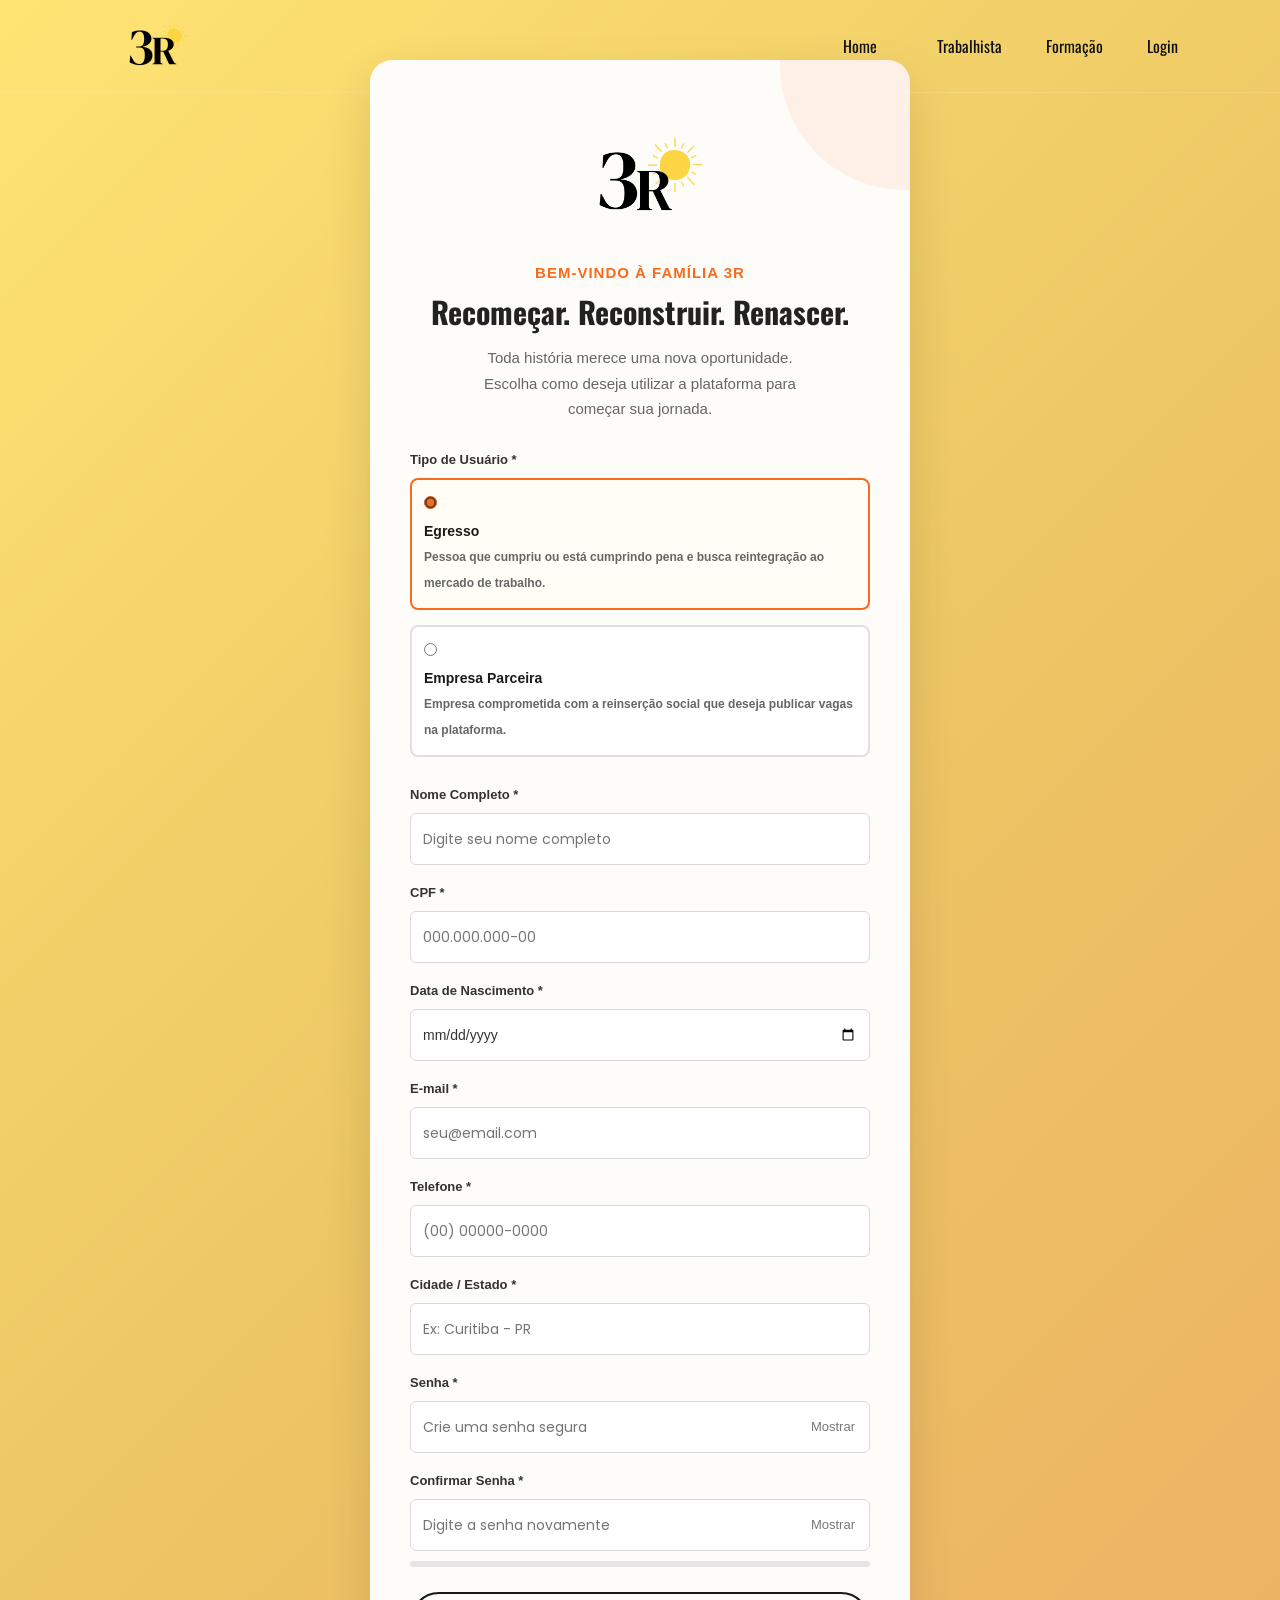
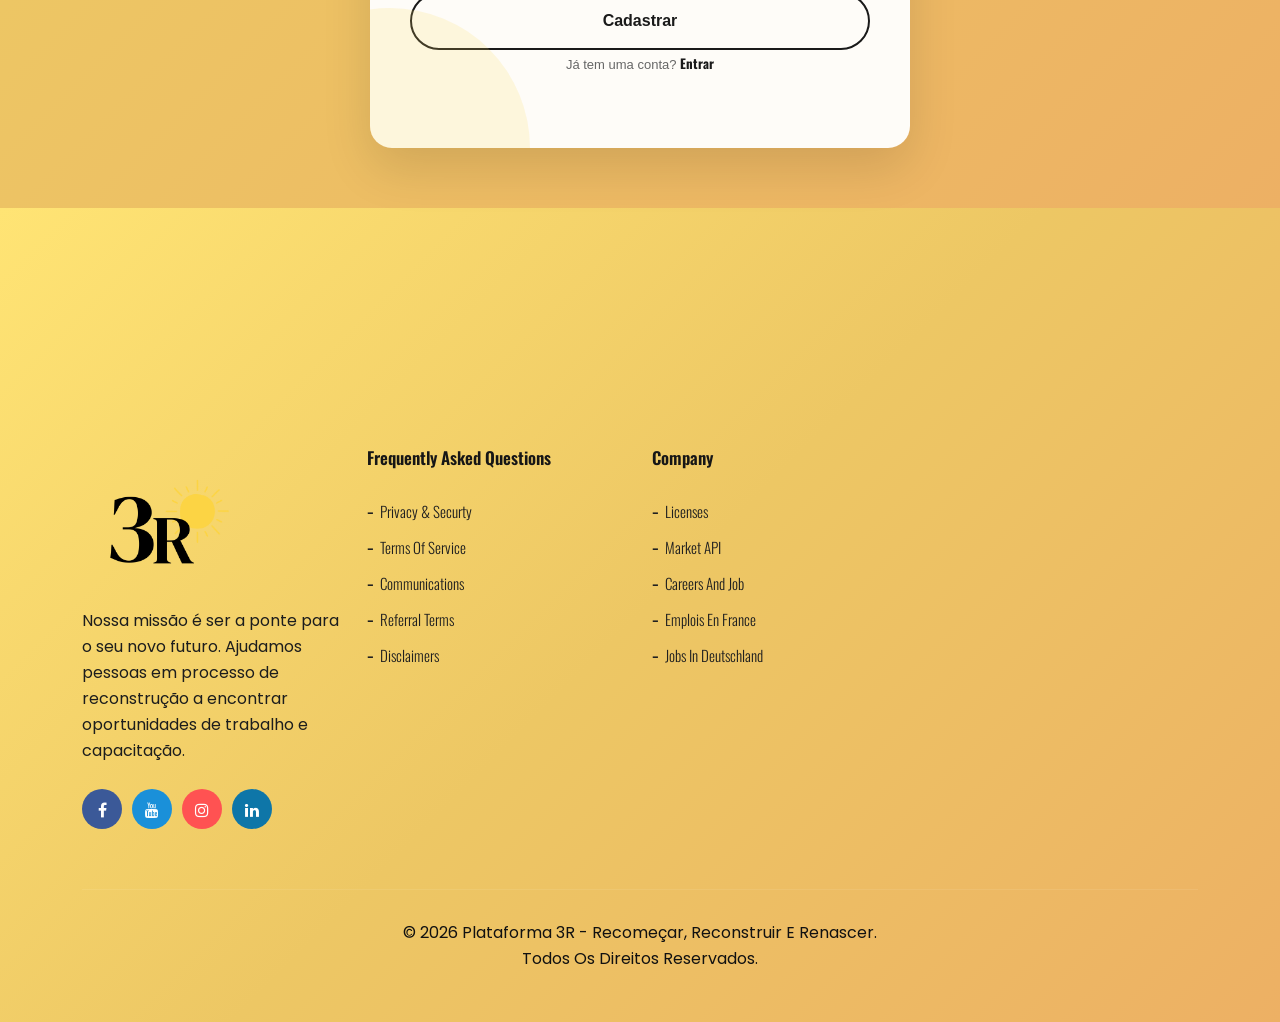
<file: cadastro.html>
<!DOCTYPE html>
<html lang="pt-br">

    <head>
        <!-- Meta -->
        <meta charset="utf-8">
        <meta http-equiv="X-UA-Compatible" content="IE=edge">
        <meta name="viewport" content="width=device-width, initial-scale=1, shrink-to-fit=no">
        <meta name="description" content="Plataforma 3R - Cadastro">
        
        <!-- SITE TITLE -->
        <title>Cadastro - Plataforma 3R</title>           
        <!-- Latest Bootstrap min CSS -->
        <link rel="stylesheet" href="assets/bootstrap/css/bootstrap.min.css">       
        <!-- Google Font -->
        <link rel="stylesheet" href="https://fonts.googleapis.com/css?family=Poppins:300,400,500,600,700,800"> 
        <link rel="stylesheet" href="https://fonts.googleapis.com/css?family=Oswald:300,400,500,600">           
        <!-- Font Awesome CSS -->
        <link rel="stylesheet" href="assets/fonts/font-awesome.min.css">
        <link rel="stylesheet" href="assets/fonts/themify-icons.css">
        <!--- owl carousel Css-->
        <link rel="stylesheet" href="assets/owlcarousel/css/owl.carousel.css">
        <link rel="stylesheet" href="assets/owlcarousel/css/owl.theme.css">
        <!--materialdesignicons Css-->
        <link rel="stylesheet" href="assets/css/fonts.css">     
        <!-- animate CSS -->
        <link rel="stylesheet" href="assets/css/animate.css">               
        <!-- MAGNIFIC CSS -->
        <link rel="stylesheet" href="assets/css/magnific-popup.css">                    
        <!-- Style CSS -->                      
        <link rel="stylesheet" href="assets/css/menu.css">          
        <link rel="stylesheet" href="assets/css/style.css">         
        <link rel="stylesheet" href="assets/css/responsive.css">
        <link rel="stylesheet" href="assets/css/cadastro.css">          
    </head>
    
    <body data-spy="scroll" data-offset="80">

        <!-- START NAVBAR -->
        <div class="site-mobile-menu site-navbar-target">
          <div class="site-mobile-menu-header">
            <div class="site-mobile-menu-close mt-3">
              <span class="icon-close2 js-menu-toggle"></span>
            </div>
          </div>
          <div class="site-mobile-menu-body"></div>
        </div>
       
        <header class="site-navbar js-sticky-header site-navbar-target" role="banner">
          <div class="container">
            <div class="row align-items-center">       
              <div class="col-6 col-xl-2">
                <h1 class="mb-0 site-logo"><a href="index.html"><img src="assets/img/Logo 3R .png" alt=""></a></h1>
              </div>
              <div class="col-12 col-md-10 d-none d-xl-block">
                <nav class="site-navigation position-relative text-right" role="navigation">
                  <ul class="site-menu main-menu js-clone-nav mr-auto d-none d-lg-block">
                    <li class="nav-link"> <a href="index.html" class="nav-link">Home</a></li>   
                    <li><a class="nav-link" href="trabalhista.php">Trabalhista</a></li>                
                    <li><a class="nav-link" href="formacao.php">Formação</a></li>                                
                    <li><a href="login.html" class="nav-link">Login</a></li>
                  </ul>   
                </nav>
              </div>
               <div class="col-6 d-inline-block d-xl-none ml-md-0 py-3" style="position: relative; top: 3px;">
               <a href="#" class="site-menu-toggle js-menu-toggle float-right"><span class="icon-menu h3"></span></a>
               </div>
            </div>
          </div>
        </header>
       <!-- END NAVBAR-->       

        <!-- START PRELOADER -->
        <div class="preloader">
            <div class="spinner">
                <div class="double-bounce1"></div>
                <div class="double-bounce2"></div>
            </div>
        </div>
        <!-- END PRELOADER -->      

    <section class="secao-cadastro-3r">
    <div class="container-cadastro">
        <div class="header-form">
            <img src="assets/img/Logo 3R (5).png" alt="Logo Plataforma 3R" class="logo-cadastro">
            <span class="subtitulo">Bem-vindo à Família 3R</span>
            <h2>Recomeçar. Reconstruir. Renascer.</h2>
            <p>
                Toda história merece uma nova oportunidade.
                Escolha como deseja utilizar a plataforma para começar sua jornada.
            </p>
        </div>

       <form id="cadastroForm" method="POST" action="php/cadastrar_usuario.php">
            <div class="form-group">
                <label>Tipo de Usuário *</label>
                <div class="user-types">
                    <label class="radio-card active" id="cardEgresso" onclick="selectUserType('egresso')">
                        <input type="radio" name="tipoUsuario" value="egresso" checked>
                        <div>
                            <strong>Egresso</strong>
                            <span>Pessoa que cumpriu ou está cumprindo pena e busca reintegração ao mercado de trabalho.</span>
                        </div>
                    </label>
                    
                    <label class="radio-card" id="cardEmpresa" onclick="selectUserType('empresa')">
                        <input type="radio" name="tipoUsuario" value="empresa">
                        <div>
                            <strong> Empresa Parceira</strong>
                            <span>Empresa comprometida com a reinserção social que deseja publicar vagas na plataforma.</span>
                        </div>
                    </label>
                </div>
            </div>

            <!-- Dados Principais -->
            <div class="form-group">
                <label id="labelNome">Nome Completo *</label>
                <input type="text" id="inputNome" name="nome" placeholder="Digite seu nome completo" required>
            </div>

            <div class="form-group">
                <label id="labelDocumento">CPF *</label>
                <input type="text" id="inputDocumento" name="documento" placeholder="000.000.000-00" required>
            </div>

            <!-- EXCLUSIVO EGRESSO: Data de Nascimento -->
            <div class="form-group" id="grupoDataNascimento">
                <label>Data de Nascimento *</label>
                <input type="date" id="inputDataNascimento" name="data_nascimento">
            </div>

            <div class="form-group">
                <label>E-mail *</label>
                <input type="email" id="inputEmail" name="email" placeholder="seu@email.com" required>
            </div>

            <div class="form-group">
                <label>Telefone *</label>
                <input type="text" id="inputTelefone" name="telefone" placeholder="(00) 00000-0000" required>
            </div>

            <!-- EXCLUSIVO EGRESSO: Cidade / Estado Simples -->
            <div class="form-group" id="grupoCidadeEgresso">
                <label>Cidade / Estado *</label>
                <input type="text" id="inputCidadeEgresso" name="cidade_egresso" placeholder="Ex: Curitiba - PR">
            </div>

            <!-- EXCLUSIVO EMPRESA: Bloco de Endereço Completo -->
            <div id="grupoEnderecoEmpresa" style="display: none;">
                <hr style="margin: 20px 0;">
                <h4 style="margin-bottom: 15px; color: #333; font-size: 16px;">Endereço da Empresa</h4>

                <div class="form-group">
                    <label>CEP *</label>
                    <input type="text" id="inputCep" name="cep" placeholder="00000-000">
                </div>

                <div class="form-group">
                    <label>Rua / Logradouro *</label>
                    <input type="text" id="inputRua" name="rua" placeholder="Preenchido pelo CEP ou digite aqui">
                </div>

                <div class="form-group">
                    <label>Bairro *</label>
                    <input type="text" id="inputBairro" name="bairro" placeholder="Preenchido pelo CEP ou digite aqui">
                </div>

                <div class="form-group">
                    <label>Cidade / Estado *</label>
                    <input type="text" id="inputCidade" name="cidade_empresa" placeholder="Preenchido pelo CEP ou digite aqui">
                </div>

                <div class="form-group">
                    <label>Número *</label>
                    <input type="text" id="inputNumero" name="numero" placeholder="Ex: 123">
                </div>

                <div class="form-group">
                    <label>Complemento *</label>
                    <input type="text" id="inputComplemento" name="complemento" placeholder="Apto, Sala, Galpão, Bloco">
                </div>
                <hr style="margin: 20px 0;">
            </div>

            <!-- Senhas -->
            <div class="form-group">
                <label>Senha *</label>
                <div class="password-container">
                    <input type="password" id="inputSenha" name="senha" placeholder="Crie uma senha segura" required>
                    <span class="toggle-password" onclick="mostrarSenha('inputSenha', this)">Mostrar</span>
                </div>
            </div>

            <div class="form-group">
                <label>Confirmar Senha *</label>
                <div class="password-container">
                    <input type="password" id="inputConfirmarSenha" name="confirmar_senha" placeholder="Digite a senha novamente" required>
                    <span class="toggle-password" onclick="mostrarSenha('inputConfirmarSenha', this)">Mostrar</span>
                </div>
                
                <div class="password-strength">
                    <div id="passwordBar"></div>
                </div>
                <small id="passwordText"></small>
            </div> 

            <button type="submit" class="btn-submit">Cadastrar</button>
        </form>

        <div class="footer-form">
            Já tem uma conta? <a href="login.html">Entrar</a>
        </div>

        <!-- Modal de Sucesso -->
        <div id="modalMensagem" class="modal-overlay" style="display: none;">
            <div class="modal-content">
                <img src="assets/img/Logo 3R .png" alt="Logo 3R" class="logo-modal">
                <h2 id="tituloMensagem">Seja Bem-Vindo À Família</h2>
                <p id="textoMensagem">Mensagem vai aqui...</p>
                <p class="modal-slogan"><strong>3R: Recomeçar, Reconstruir e Renascer.</strong></p>
                <div class="progress-bar-container">
                    <div id="modalProgressBar"></div>
                </div>
                <button id="btnFecharModal" class="btn-fechar">Fechar</button>
            </div>
        </div>
    </div>
</section>
        
        <!-- START FOOTER -->
        <div class="footer">
            <div class="container">     
                <div class="row footer_bg">                     
                    <div class="col-lg-3 col-sm-6 col-xs-12">
                        <div class="footer_logo">
                            <img src="assets/img/Logo 3R (5).png" alt="" />
                            <p>Nossa missão é ser a ponte para o seu novo futuro. Ajudamos pessoas em processo de reconstrução a encontrar oportunidades de trabalho e capacitação.</p>
                        </div>
                        <div class="social_profile">
                            <ul>
                                <li><a href="#" class="f_facebook"><i class="fa fa-facebook" title="Facebook"></i></a></li>
                                <li><a href="#" class="f_twitter"><i class="fa fa-youtube" title="Twitter"></i></a></li>
                                <li><a href="#" class="f_instagram"><i class="fa fa-instagram" title="Instagram"></i></a></li>
                                <li><a href="#" class="f_linkedin"><i class="fa fa-linkedin" title="LinkedIn"></i></a></li>
                            </ul>
                        </div>                          
                    </div>                     
                    <div class="col-lg-3 col-sm-6 col-xs-12">
                        <div class="single_footer">
                            <h4>Frequently Asked Questions</h4>
                            <ul>
                                <li><a href="#">Privacy & Securty</a></li>
                                <li><a href="#">Terms of Service</a></li>
                                <li><a href="#">Communications</a></li>
                                <li><a href="#">Referral Terms</a></li>
                                <li><a href="#">Disclaimers</a></li>
                            </ul>
                        </div>
                    </div> 
                    <div class="col-lg-3 col-sm-6 col-xs-1">
                        <div class="single_footer">
                            <h4>Company</h4>
                            <ul>
                                <li><a href="#">Licenses</a></li>
                                <li><a href="#">market API</a></li>
                                <li><a href="#">Careers and job</a></li>
                                <li><a href="#">Emplois en France</a></li>
                                <li><a href="#">Jobs in Deutschland </a></li>                       
                            </ul>
                        </div>
                    </div> 
                </div>     
                <div class="row">
                    <div class="col-lg-12 text-center">
                        <div class="footer_copyright">
                            <p>&copy; 2026 Plataforma 3R - Recomeçar, Reconstruir e Renascer. <br>Todos os direitos reservados.</p>
                        </div>
                    </div>
                </div>              
            </div>
        </div>
        <!-- END FOOTER --> 

        <!-- Scripts -->
        <script src="assets/js/jquery-1.12.4.min.js"></script>
        <script src="assets/bootstrap/js/bootstrap.min.js"></script>
        <script src="assets/js/modernizr-2.8.3.min.js"></script>                                                                                
        <script src="assets/owlcarousel/js/owl.carousel.min.js"></script>                   
        <script src="assets/js/jquery.magnific-popup.min.js"></script>          
        <script src="assets/js/jquery.mixitup.js"></script>         
        <script src="assets/js/jquery.appear.js"></script>                          
        <script src="assets/js/jquery.inview.min.js"></script>  
        <script src="assets/js/jquery.stellar.min.js"></script>         
        <script src="assets/js/wow.min.js"></script>    
        <script src="assets/js/menu.js"></script>                                                                                                 
        <script src="assets/js/jquery.sticky.js"></script>          
        <script src="assets/js/scrolltopcontrol.js"></script>                                                                                                 
        <script src="assets/js/scripts.js"></script>        
        <script src="assets/js/cadastro.js"></script>       
    </body>
</html>
</file>
<file: assets/fonts/themify-icons.css>
@font-face {
	font-family: 'themify';
	src:url('../fonts/themify.eot?-fvbane');
	src:url('../fonts/themify.eot?#iefix-fvbane') format('embedded-opentype'),
		url('../fonts/themify.woff?-fvbane') format('woff'),
		url('../fonts/themify.ttf?-fvbane') format('truetype'),
		url('../fonts/themify.svg?-fvbane#themify') format('svg');
	font-weight: normal;
	font-style: normal;
}

[class^="ti-"], [class*=" ti-"] {
	font-family: 'themify';
	speak: none;
	font-style: normal;
	font-weight: normal;
	font-variant: normal;
	text-transform: none;
	line-height: 1;

	/* Better Font Rendering =========== */
	-webkit-font-smoothing: antialiased;
	-moz-osx-font-smoothing: grayscale;
}

.ti-wand:before {
	content: "\e600";
}
.ti-volume:before {
	content: "\e601";
}
.ti-user:before {
	content: "\e602";
}
.ti-unlock:before {
	content: "\e603";
}
.ti-unlink:before {
	content: "\e604";
}
.ti-trash:before {
	content: "\e605";
}
.ti-thought:before {
	content: "\e606";
}
.ti-target:before {
	content: "\e607";
}
.ti-tag:before {
	content: "\e608";
}
.ti-tablet:before {
	content: "\e609";
}
.ti-star:before {
	content: "\e60a";
}
.ti-spray:before {
	content: "\e60b";
}
.ti-signal:before {
	content: "\e60c";
}
.ti-shopping-cart:before {
	content: "\e60d";
}
.ti-shopping-cart-full:before {
	content: "\e60e";
}
.ti-settings:before {
	content: "\e60f";
}
.ti-search:before {
	content: "\e610";
}
.ti-zoom-in:before {
	content: "\e611";
}
.ti-zoom-out:before {
	content: "\e612";
}
.ti-cut:before {
	content: "\e613";
}
.ti-ruler:before {
	content: "\e614";
}
.ti-ruler-pencil:before {
	content: "\e615";
}
.ti-ruler-alt:before {
	content: "\e616";
}
.ti-bookmark:before {
	content: "\e617";
}
.ti-bookmark-alt:before {
	content: "\e618";
}
.ti-reload:before {
	content: "\e619";
}
.ti-plus:before {
	content: "\e61a";
}
.ti-pin:before {
	content: "\e61b";
}
.ti-pencil:before {
	content: "\e61c";
}
.ti-pencil-alt:before {
	content: "\e61d";
}
.ti-paint-roller:before {
	content: "\e61e";
}
.ti-paint-bucket:before {
	content: "\e61f";
}
.ti-na:before {
	content: "\e620";
}
.ti-mobile:before {
	content: "\e621";
}
.ti-minus:before {
	content: "\e622";
}
.ti-medall:before {
	content: "\e623";
}
.ti-medall-alt:before {
	content: "\e624";
}
.ti-marker:before {
	content: "\e625";
}
.ti-marker-alt:before {
	content: "\e626";
}
.ti-arrow-up:before {
	content: "\e627";
}
.ti-arrow-right:before {
	content: "\e628";
}
.ti-arrow-left:before {
	content: "\e629";
}
.ti-arrow-down:before {
	content: "\e62a";
}
.ti-lock:before {
	content: "\e62b";
}
.ti-location-arrow:before {
	content: "\e62c";
}
.ti-link:before {
	content: "\e62d";
}
.ti-layout:before {
	content: "\e62e";
}
.ti-layers:before {
	content: "\e62f";
}
.ti-layers-alt:before {
	content: "\e630";
}
.ti-key:before {
	content: "\e631";
}
.ti-import:before {
	content: "\e632";
}
.ti-image:before {
	content: "\e633";
}
.ti-heart:before {
	content: "\e634";
}
.ti-heart-broken:before {
	content: "\e635";
}
.ti-hand-stop:before {
	content: "\e636";
}
.ti-hand-open:before {
	content: "\e637";
}
.ti-hand-drag:before {
	content: "\e638";
}
.ti-folder:before {
	content: "\e639";
}
.ti-flag:before {
	content: "\e63a";
}
.ti-flag-alt:before {
	content: "\e63b";
}
.ti-flag-alt-2:before {
	content: "\e63c";
}
.ti-eye:before {
	content: "\e63d";
}
.ti-export:before {
	content: "\e63e";
}
.ti-exchange-vertical:before {
	content: "\e63f";
}
.ti-desktop:before {
	content: "\e640";
}
.ti-cup:before {
	content: "\e641";
}
.ti-crown:before {
	content: "\e642";
}
.ti-comments:before {
	content: "\e643";
}
.ti-comment:before {
	content: "\e644";
}
.ti-comment-alt:before {
	content: "\e645";
}
.ti-close:before {
	content: "\e646";
}
.ti-clip:before {
	content: "\e647";
}
.ti-angle-up:before {
	content: "\e648";
}
.ti-angle-right:before {
	content: "\e649";
}
.ti-angle-left:before {
	content: "\e64a";
}
.ti-angle-down:before {
	content: "\e64b";
}
.ti-check:before {
	content: "\e64c";
}
.ti-check-box:before {
	content: "\e64d";
}
.ti-camera:before {
	content: "\e64e";
}
.ti-announcement:before {
	content: "\e64f";
}
.ti-brush:before {
	content: "\e650";
}
.ti-briefcase:before {
	content: "\e651";
}
.ti-bolt:before {
	content: "\e652";
}
.ti-bolt-alt:before {
	content: "\e653";
}
.ti-blackboard:before {
	content: "\e654";
}
.ti-bag:before {
	content: "\e655";
}
.ti-move:before {
	content: "\e656";
}
.ti-arrows-vertical:before {
	content: "\e657";
}
.ti-arrows-horizontal:before {
	content: "\e658";
}
.ti-fullscreen:before {
	content: "\e659";
}
.ti-arrow-top-right:before {
	content: "\e65a";
}
.ti-arrow-top-left:before {
	content: "\e65b";
}
.ti-arrow-circle-up:before {
	content: "\e65c";
}
.ti-arrow-circle-right:before {
	content: "\e65d";
}
.ti-arrow-circle-left:before {
	content: "\e65e";
}
.ti-arrow-circle-down:before {
	content: "\e65f";
}
.ti-angle-double-up:before {
	content: "\e660";
}
.ti-angle-double-right:before {
	content: "\e661";
}
.ti-angle-double-left:before {
	content: "\e662";
}
.ti-angle-double-down:before {
	content: "\e663";
}
.ti-zip:before {
	content: "\e664";
}
.ti-world:before {
	content: "\e665";
}
.ti-wheelchair:before {
	content: "\e666";
}
.ti-view-list:before {
	content: "\e667";
}
.ti-view-list-alt:before {
	content: "\e668";
}
.ti-view-grid:before {
	content: "\e669";
}
.ti-uppercase:before {
	content: "\e66a";
}
.ti-upload:before {
	content: "\e66b";
}
.ti-underline:before {
	content: "\e66c";
}
.ti-truck:before {
	content: "\e66d";
}
.ti-timer:before {
	content: "\e66e";
}
.ti-ticket:before {
	content: "\e66f";
}
.ti-thumb-up:before {
	content: "\e670";
}
.ti-thumb-down:before {
	content: "\e671";
}
.ti-text:before {
	content: "\e672";
}
.ti-stats-up:before {
	content: "\e673";
}
.ti-stats-down:before {
	content: "\e674";
}
.ti-split-v:before {
	content: "\e675";
}
.ti-split-h:before {
	content: "\e676";
}
.ti-smallcap:before {
	content: "\e677";
}
.ti-shine:before {
	content: "\e678";
}
.ti-shift-right:before {
	content: "\e679";
}
.ti-shift-left:before {
	content: "\e67a";
}
.ti-shield:before {
	content: "\e67b";
}
.ti-notepad:before {
	content: "\e67c";
}
.ti-server:before {
	content: "\e67d";
}
.ti-quote-right:before {
	content: "\e67e";
}
.ti-quote-left:before {
	content: "\e67f";
}
.ti-pulse:before {
	content: "\e680";
}
.ti-printer:before {
	content: "\e681";
}
.ti-power-off:before {
	content: "\e682";
}
.ti-plug:before {
	content: "\e683";
}
.ti-pie-chart:before {
	content: "\e684";
}
.ti-paragraph:before {
	content: "\e685";
}
.ti-panel:before {
	content: "\e686";
}
.ti-package:before {
	content: "\e687";
}
.ti-music:before {
	content: "\e688";
}
.ti-music-alt:before {
	content: "\e689";
}
.ti-mouse:before {
	content: "\e68a";
}
.ti-mouse-alt:before {
	content: "\e68b";
}
.ti-money:before {
	content: "\e68c";
}
.ti-microphone:before {
	content: "\e68d";
}
.ti-menu:before {
	content: "\e68e";
}
.ti-menu-alt:before {
	content: "\e68f";
}
.ti-map:before {
	content: "\e690";
}
.ti-map-alt:before {
	content: "\e691";
}
.ti-loop:before {
	content: "\e692";
}
.ti-location-pin:before {
	content: "\e693";
}
.ti-list:before {
	content: "\e694";
}
.ti-light-bulb:before {
	content: "\e695";
}
.ti-Italic:before {
	content: "\e696";
}
.ti-info:before {
	content: "\e697";
}
.ti-infinite:before {
	content: "\e698";
}
.ti-id-badge:before {
	content: "\e699";
}
.ti-hummer:before {
	content: "\e69a";
}
.ti-home:before {
	content: "\e69b";
}
.ti-help:before {
	content: "\e69c";
}
.ti-headphone:before {
	content: "\e69d";
}
.ti-harddrives:before {
	content: "\e69e";
}
.ti-harddrive:before {
	content: "\e69f";
}
.ti-gift:before {
	content: "\e6a0";
}
.ti-game:before {
	content: "\e6a1";
}
.ti-filter:before {
	content: "\e6a2";
}
.ti-files:before {
	content: "\e6a3";
}
.ti-file:before {
	content: "\e6a4";
}
.ti-eraser:before {
	content: "\e6a5";
}
.ti-envelope:before {
	content: "\e6a6";
}
.ti-download:before {
	content: "\e6a7";
}
.ti-direction:before {
	content: "\e6a8";
}
.ti-direction-alt:before {
	content: "\e6a9";
}
.ti-dashboard:before {
	content: "\e6aa";
}
.ti-control-stop:before {
	content: "\e6ab";
}
.ti-control-shuffle:before {
	content: "\e6ac";
}
.ti-control-play:before {
	content: "\e6ad";
}
.ti-control-pause:before {
	content: "\e6ae";
}
.ti-control-forward:before {
	content: "\e6af";
}
.ti-control-backward:before {
	content: "\e6b0";
}
.ti-cloud:before {
	content: "\e6b1";
}
.ti-cloud-up:before {
	content: "\e6b2";
}
.ti-cloud-down:before {
	content: "\e6b3";
}
.ti-clipboard:before {
	content: "\e6b4";
}
.ti-car:before {
	content: "\e6b5";
}
.ti-calendar:before {
	content: "\e6b6";
}
.ti-book:before {
	content: "\e6b7";
}
.ti-bell:before {
	content: "\e6b8";
}
.ti-basketball:before {
	content: "\e6b9";
}
.ti-bar-chart:before {
	content: "\e6ba";
}
.ti-bar-chart-alt:before {
	content: "\e6bb";
}
.ti-back-right:before {
	content: "\e6bc";
}
.ti-back-left:before {
	content: "\e6bd";
}
.ti-arrows-corner:before {
	content: "\e6be";
}
.ti-archive:before {
	content: "\e6bf";
}
.ti-anchor:before {
	content: "\e6c0";
}
.ti-align-right:before {
	content: "\e6c1";
}
.ti-align-left:before {
	content: "\e6c2";
}
.ti-align-justify:before {
	content: "\e6c3";
}
.ti-align-center:before {
	content: "\e6c4";
}
.ti-alert:before {
	content: "\e6c5";
}
.ti-alarm-clock:before {
	content: "\e6c6";
}
.ti-agenda:before {
	content: "\e6c7";
}
.ti-write:before {
	content: "\e6c8";
}
.ti-window:before {
	content: "\e6c9";
}
.ti-widgetized:before {
	content: "\e6ca";
}
.ti-widget:before {
	content: "\e6cb";
}
.ti-widget-alt:before {
	content: "\e6cc";
}
.ti-wallet:before {
	content: "\e6cd";
}
.ti-video-clapper:before {
	content: "\e6ce";
}
.ti-video-camera:before {
	content: "\e6cf";
}
.ti-vector:before {
	content: "\e6d0";
}
.ti-themify-logo:before {
	content: "\e6d1";
}
.ti-themify-favicon:before {
	content: "\e6d2";
}
.ti-themify-favicon-alt:before {
	content: "\e6d3";
}
.ti-support:before {
	content: "\e6d4";
}
.ti-stamp:before {
	content: "\e6d5";
}
.ti-split-v-alt:before {
	content: "\e6d6";
}
.ti-slice:before {
	content: "\e6d7";
}
.ti-shortcode:before {
	content: "\e6d8";
}
.ti-shift-right-alt:before {
	content: "\e6d9";
}
.ti-shift-left-alt:before {
	content: "\e6da";
}
.ti-ruler-alt-2:before {
	content: "\e6db";
}
.ti-receipt:before {
	content: "\e6dc";
}
.ti-pin2:before {
	content: "\e6dd";
}
.ti-pin-alt:before {
	content: "\e6de";
}
.ti-pencil-alt2:before {
	content: "\e6df";
}
.ti-palette:before {
	content: "\e6e0";
}
.ti-more:before {
	content: "\e6e1";
}
.ti-more-alt:before {
	content: "\e6e2";
}
.ti-microphone-alt:before {
	content: "\e6e3";
}
.ti-magnet:before {
	content: "\e6e4";
}
.ti-line-double:before {
	content: "\e6e5";
}
.ti-line-dotted:before {
	content: "\e6e6";
}
.ti-line-dashed:before {
	content: "\e6e7";
}
.ti-layout-width-full:before {
	content: "\e6e8";
}
.ti-layout-width-default:before {
	content: "\e6e9";
}
.ti-layout-width-default-alt:before {
	content: "\e6ea";
}
.ti-layout-tab:before {
	content: "\e6eb";
}
.ti-layout-tab-window:before {
	content: "\e6ec";
}
.ti-layout-tab-v:before {
	content: "\e6ed";
}
.ti-layout-tab-min:before {
	content: "\e6ee";
}
.ti-layout-slider:before {
	content: "\e6ef";
}
.ti-layout-slider-alt:before {
	content: "\e6f0";
}
.ti-layout-sidebar-right:before {
	content: "\e6f1";
}
.ti-layout-sidebar-none:before {
	content: "\e6f2";
}
.ti-layout-sidebar-left:before {
	content: "\e6f3";
}
.ti-layout-placeholder:before {
	content: "\e6f4";
}
.ti-layout-menu:before {
	content: "\e6f5";
}
.ti-layout-menu-v:before {
	content: "\e6f6";
}
.ti-layout-menu-separated:before {
	content: "\e6f7";
}
.ti-layout-menu-full:before {
	content: "\e6f8";
}
.ti-layout-media-right-alt:before {
	content: "\e6f9";
}
.ti-layout-media-right:before {
	content: "\e6fa";
}
.ti-layout-media-overlay:before {
	content: "\e6fb";
}
.ti-layout-media-overlay-alt:before {
	content: "\e6fc";
}
.ti-layout-media-overlay-alt-2:before {
	content: "\e6fd";
}
.ti-layout-media-left-alt:before {
	content: "\e6fe";
}
.ti-layout-media-left:before {
	content: "\e6ff";
}
.ti-layout-media-center-alt:before {
	content: "\e700";
}
.ti-layout-media-center:before {
	content: "\e701";
}
.ti-layout-list-thumb:before {
	content: "\e702";
}
.ti-layout-list-thumb-alt:before {
	content: "\e703";
}
.ti-layout-list-post:before {
	content: "\e704";
}
.ti-layout-list-large-image:before {
	content: "\e705";
}
.ti-layout-line-solid:before {
	content: "\e706";
}
.ti-layout-grid4:before {
	content: "\e707";
}
.ti-layout-grid3:before {
	content: "\e708";
}
.ti-layout-grid2:before {
	content: "\e709";
}
.ti-layout-grid2-thumb:before {
	content: "\e70a";
}
.ti-layout-cta-right:before {
	content: "\e70b";
}
.ti-layout-cta-left:before {
	content: "\e70c";
}
.ti-layout-cta-center:before {
	content: "\e70d";
}
.ti-layout-cta-btn-right:before {
	content: "\e70e";
}
.ti-layout-cta-btn-left:before {
	content: "\e70f";
}
.ti-layout-column4:before {
	content: "\e710";
}
.ti-layout-column3:before {
	content: "\e711";
}
.ti-layout-column2:before {
	content: "\e712";
}
.ti-layout-accordion-separated:before {
	content: "\e713";
}
.ti-layout-accordion-merged:before {
	content: "\e714";
}
.ti-layout-accordion-list:before {
	content: "\e715";
}
.ti-ink-pen:before {
	content: "\e716";
}
.ti-info-alt:before {
	content: "\e717";
}
.ti-help-alt:before {
	content: "\e718";
}
.ti-headphone-alt:before {
	content: "\e719";
}
.ti-hand-point-up:before {
	content: "\e71a";
}
.ti-hand-point-right:before {
	content: "\e71b";
}
.ti-hand-point-left:before {
	content: "\e71c";
}
.ti-hand-point-down:before {
	content: "\e71d";
}
.ti-gallery:before {
	content: "\e71e";
}
.ti-face-smile:before {
	content: "\e71f";
}
.ti-face-sad:before {
	content: "\e720";
}
.ti-credit-card:before {
	content: "\e721";
}
.ti-control-skip-forward:before {
	content: "\e722";
}
.ti-control-skip-backward:before {
	content: "\e723";
}
.ti-control-record:before {
	content: "\e724";
}
.ti-control-eject:before {
	content: "\e725";
}
.ti-comments-smiley:before {
	content: "\e726";
}
.ti-brush-alt:before {
	content: "\e727";
}
.ti-youtube:before {
	content: "\e728";
}
.ti-vimeo:before {
	content: "\e729";
}
.ti-twitter:before {
	content: "\e72a";
}
.ti-time:before {
	content: "\e72b";
}
.ti-tumblr:before {
	content: "\e72c";
}
.ti-skype:before {
	content: "\e72d";
}
.ti-share:before {
	content: "\e72e";
}
.ti-share-alt:before {
	content: "\e72f";
}
.ti-rocket:before {
	content: "\e730";
}
.ti-pinterest:before {
	content: "\e731";
}
.ti-new-window:before {
	content: "\e732";
}
.ti-microsoft:before {
	content: "\e733";
}
.ti-list-ol:before {
	content: "\e734";
}
.ti-linkedin:before {
	content: "\e735";
}
.ti-layout-sidebar-2:before {
	content: "\e736";
}
.ti-layout-grid4-alt:before {
	content: "\e737";
}
.ti-layout-grid3-alt:before {
	content: "\e738";
}
.ti-layout-grid2-alt:before {
	content: "\e739";
}
.ti-layout-column4-alt:before {
	content: "\e73a";
}
.ti-layout-column3-alt:before {
	content: "\e73b";
}
.ti-layout-column2-alt:before {
	content: "\e73c";
}
.ti-instagram:before {
	content: "\e73d";
}
.ti-google:before {
	content: "\e73e";
}
.ti-github:before {
	content: "\e73f";
}
.ti-flickr:before {
	content: "\e740";
}
.ti-facebook:before {
	content: "\e741";
}
.ti-dropbox:before {
	content: "\e742";
}
.ti-dribbble:before {
	content: "\e743";
}
.ti-apple:before {
	content: "\e744";
}
.ti-android:before {
	content: "\e745";
}
.ti-save:before {
	content: "\e746";
}
.ti-save-alt:before {
	content: "\e747";
}
.ti-yahoo:before {
	content: "\e748";
}
.ti-wordpress:before {
	content: "\e749";
}
.ti-vimeo-alt:before {
	content: "\e74a";
}
.ti-twitter-alt:before {
	content: "\e74b";
}
.ti-tumblr-alt:before {
	content: "\e74c";
}
.ti-trello:before {
	content: "\e74d";
}
.ti-stack-overflow:before {
	content: "\e74e";
}
.ti-soundcloud:before {
	content: "\e74f";
}
.ti-sharethis:before {
	content: "\e750";
}
.ti-sharethis-alt:before {
	content: "\e751";
}
.ti-reddit:before {
	content: "\e752";
}
.ti-pinterest-alt:before {
	content: "\e753";
}
.ti-microsoft-alt:before {
	content: "\e754";
}
.ti-linux:before {
	content: "\e755";
}
.ti-jsfiddle:before {
	content: "\e756";
}
.ti-joomla:before {
	content: "\e757";
}
.ti-html5:before {
	content: "\e758";
}
.ti-flickr-alt:before {
	content: "\e759";
}
.ti-email:before {
	content: "\e75a";
}
.ti-drupal:before {
	content: "\e75b";
}
.ti-dropbox-alt:before {
	content: "\e75c";
}
.ti-css3:before {
	content: "\e75d";
}
.ti-rss:before {
	content: "\e75e";
}
.ti-rss-alt:before {
	content: "\e75f";
}
</file>
<file: assets/css/fonts.css>
@font-face {
  font-family: 'icomoon';
  src:  url('../fonts/icomoon.eot?10si43');
  src:  url('../fonts/icomoon.eot?10si43#iefix') format('embedded-opentype'),
    url('../fonts/icomoon.ttf?10si43') format('truetype'),
    url('../fonts/icomoon.woff?10si43') format('woff'),
    url('../fonts/icomoon.svg?10si43#icomoon') format('svg');
  font-weight: normal;
  font-style: normal;
}

[class^="icon-"], [class*=" icon-"] {
  /* use !important to prevent issues with browser extensions that change fonts */
  font-family: 'icomoon' !important;
  speak: none;
  font-style: normal;
  font-weight: normal;
  font-variant: normal;
  text-transform: none;
  line-height: 1;

  /* Better Font Rendering =========== */
  -webkit-font-smoothing: antialiased;
  -moz-osx-font-smoothing: grayscale;
}

.icon-asterisk:before {
  content: "\f069";
}
.icon-plus:before {
  content: "\f067";
}
.icon-question:before {
  content: "\f128";
}
.icon-minus:before {
  content: "\f068";
}
.icon-glass:before {
  content: "\f000";
}
.icon-music:before {
  content: "\f001";
}
.icon-search:before {
  content: "\f002";
}
.icon-envelope-o:before {
  content: "\f003";
}
.icon-heart:before {
  content: "\f004";
}
.icon-star:before {
  content: "\f005";
}
.icon-star-o:before {
  content: "\f006";
}
.icon-user:before {
  content: "\f007";
}
.icon-film:before {
  content: "\f008";
}
.icon-th-large:before {
  content: "\f009";
}
.icon-th:before {
  content: "\f00a";
}
.icon-th-list:before {
  content: "\f00b";
}
.icon-check:before {
  content: "\f00c";
}
.icon-close:before {
  content: "\f00d";
}
.icon-remove:before {
  content: "\f00d";
}
.icon-times:before {
  content: "\f00d";
}
.icon-search-plus:before {
  content: "\f00e";
}
.icon-search-minus:before {
  content: "\f010";
}
.icon-power-off:before {
  content: "\f011";
}
.icon-signal:before {
  content: "\f012";
}
.icon-cog:before {
  content: "\f013";
}
.icon-gear:before {
  content: "\f013";
}
.icon-trash-o:before {
  content: "\f014";
}
.icon-home:before {
  content: "\f015";
}
.icon-file-o:before {
  content: "\f016";
}
.icon-clock-o:before {
  content: "\f017";
}
.icon-road:before {
  content: "\f018";
}
.icon-download:before {
  content: "\f019";
}
.icon-arrow-circle-o-down:before {
  content: "\f01a";
}
.icon-arrow-circle-o-up:before {
  content: "\f01b";
}
.icon-inbox:before {
  content: "\f01c";
}
.icon-play-circle-o:before {
  content: "\f01d";
}
.icon-repeat:before {
  content: "\f01e";
}
.icon-rotate-right:before {
  content: "\f01e";
}
.icon-refresh:before {
  content: "\f021";
}
.icon-list-alt:before {
  content: "\f022";
}
.icon-lock:before {
  content: "\f023";
}
.icon-flag:before {
  content: "\f024";
}
.icon-headphones:before {
  content: "\f025";
}
.icon-volume-off:before {
  content: "\f026";
}
.icon-volume-down:before {
  content: "\f027";
}
.icon-volume-up:before {
  content: "\f028";
}
.icon-qrcode:before {
  content: "\f029";
}
.icon-barcode:before {
  content: "\f02a";
}
.icon-tag:before {
  content: "\f02b";
}
.icon-tags:before {
  content: "\f02c";
}
.icon-book:before {
  content: "\f02d";
}
.icon-bookmark:before {
  content: "\f02e";
}
.icon-print:before {
  content: "\f02f";
}
.icon-camera:before {
  content: "\f030";
}
.icon-font:before {
  content: "\f031";
}
.icon-bold:before {
  content: "\f032";
}
.icon-italic:before {
  content: "\f033";
}
.icon-text-height:before {
  content: "\f034";
}
.icon-text-width:before {
  content: "\f035";
}
.icon-align-left:before {
  content: "\f036";
}
.icon-align-center:before {
  content: "\f037";
}
.icon-align-right:before {
  content: "\f038";
}
.icon-align-justify:before {
  content: "\f039";
}
.icon-list:before {
  content: "\f03a";
}
.icon-dedent:before {
  content: "\f03b";
}
.icon-outdent:before {
  content: "\f03b";
}
.icon-indent:before {
  content: "\f03c";
}
.icon-video-camera:before {
  content: "\f03d";
}
.icon-image:before {
  content: "\f03e";
}
.icon-photo:before {
  content: "\f03e";
}
.icon-picture-o:before {
  content: "\f03e";
}
.icon-pencil:before {
  content: "\f040";
}
.icon-map-marker:before {
  content: "\f041";
}
.icon-adjust:before {
  content: "\f042";
}
.icon-tint:before {
  content: "\f043";
}
.icon-edit:before {
  content: "\f044";
}
.icon-pencil-square-o:before {
  content: "\f044";
}
.icon-share-square-o:before {
  content: "\f045";
}
.icon-check-square-o:before {
  content: "\f046";
}
.icon-arrows:before {
  content: "\f047";
}
.icon-step-backward:before {
  content: "\f048";
}
.icon-fast-backward:before {
  content: "\f049";
}
.icon-backward:before {
  content: "\f04a";
}
.icon-play:before {
  content: "\f04b";
}
.icon-pause:before {
  content: "\f04c";
}
.icon-stop:before {
  content: "\f04d";
}
.icon-forward:before {
  content: "\f04e";
}
.icon-fast-forward:before {
  content: "\f050";
}
.icon-step-forward:before {
  content: "\f051";
}
.icon-eject:before {
  content: "\f052";
}
.icon-chevron-left:before {
  content: "\f053";
}
.icon-chevron-right:before {
  content: "\f054";
}
.icon-plus-circle:before {
  content: "\f055";
}
.icon-minus-circle:before {
  content: "\f056";
}
.icon-times-circle:before {
  content: "\f057";
}
.icon-check-circle:before {
  content: "\f058";
}
.icon-question-circle:before {
  content: "\f059";
}
.icon-info-circle:before {
  content: "\f05a";
}
.icon-crosshairs:before {
  content: "\f05b";
}
.icon-times-circle-o:before {
  content: "\f05c";
}
.icon-check-circle-o:before {
  content: "\f05d";
}
.icon-ban:before {
  content: "\f05e";
}
.icon-arrow-left:before {
  content: "\f060";
}
.icon-arrow-right:before {
  content: "\f061";
}
.icon-arrow-up:before {
  content: "\f062";
}
.icon-arrow-down:before {
  content: "\f063";
}
.icon-mail-forward:before {
  content: "\f064";
}
.icon-share:before {
  content: "\f064";
}
.icon-expand:before {
  content: "\f065";
}
.icon-compress:before {
  content: "\f066";
}
.icon-exclamation-circle:before {
  content: "\f06a";
}
.icon-gift:before {
  content: "\f06b";
}
.icon-leaf:before {
  content: "\f06c";
}
.icon-fire:before {
  content: "\f06d";
}
.icon-eye:before {
  content: "\f06e";
}
.icon-eye-slash:before {
  content: "\f070";
}
.icon-exclamation-triangle:before {
  content: "\f071";
}
.icon-warning:before {
  content: "\f071";
}
.icon-plane:before {
  content: "\f072";
}
.icon-calendar:before {
  content: "\f073";
}
.icon-random:before {
  content: "\f074";
}
.icon-comment:before {
  content: "\f075";
}
.icon-magnet:before {
  content: "\f076";
}
.icon-chevron-up:before {
  content: "\f077";
}
.icon-chevron-down:before {
  content: "\f078";
}
.icon-retweet:before {
  content: "\f079";
}
.icon-shopping-cart:before {
  content: "\f07a";
}
.icon-folder:before {
  content: "\f07b";
}
.icon-folder-open:before {
  content: "\f07c";
}
.icon-arrows-v:before {
  content: "\f07d";
}
.icon-arrows-h:before {
  content: "\f07e";
}
.icon-bar-chart:before {
  content: "\f080";
}
.icon-bar-chart-o:before {
  content: "\f080";
}
.icon-twitter-square:before {
  content: "\f081";
}
.icon-facebook-square:before {
  content: "\f082";
}
.icon-camera-retro:before {
  content: "\f083";
}
.icon-key:before {
  content: "\f084";
}
.icon-cogs:before {
  content: "\f085";
}
.icon-gears:before {
  content: "\f085";
}
.icon-comments:before {
  content: "\f086";
}
.icon-thumbs-o-up:before {
  content: "\f087";
}
.icon-thumbs-o-down:before {
  content: "\f088";
}
.icon-star-half:before {
  content: "\f089";
}
.icon-heart-o:before {
  content: "\f08a";
}
.icon-sign-out:before {
  content: "\f08b";
}
.icon-linkedin-square:before {
  content: "\f08c";
}
.icon-thumb-tack:before {
  content: "\f08d";
}
.icon-external-link:before {
  content: "\f08e";
}
.icon-sign-in:before {
  content: "\f090";
}
.icon-trophy:before {
  content: "\f091";
}
.icon-github-square:before {
  content: "\f092";
}
.icon-upload:before {
  content: "\f093";
}
.icon-lemon-o:before {
  content: "\f094";
}
.icon-phone:before {
  content: "\f095";
}
.icon-square-o:before {
  content: "\f096";
}
.icon-bookmark-o:before {
  content: "\f097";
}
.icon-phone-square:before {
  content: "\f098";
}
.icon-twitter:before {
  content: "\f099";
}
.icon-facebook:before {
  content: "\f09a";
}
.icon-facebook-f:before {
  content: "\f09a";
}
.icon-github:before {
  content: "\f09b";
}
.icon-unlock:before {
  content: "\f09c";
}
.icon-credit-card:before {
  content: "\f09d";
}
.icon-feed:before {
  content: "\f09e";
}
.icon-rss:before {
  content: "\f09e";
}
.icon-hdd-o:before {
  content: "\f0a0";
}
.icon-bullhorn:before {
  content: "\f0a1";
}
.icon-bell-o:before {
  content: "\f0a2";
}
.icon-certificate:before {
  content: "\f0a3";
}
.icon-hand-o-right:before {
  content: "\f0a4";
}
.icon-hand-o-left:before {
  content: "\f0a5";
}
.icon-hand-o-up:before {
  content: "\f0a6";
}
.icon-hand-o-down:before {
  content: "\f0a7";
}
.icon-arrow-circle-left:before {
  content: "\f0a8";
}
.icon-arrow-circle-right:before {
  content: "\f0a9";
}
.icon-arrow-circle-up:before {
  content: "\f0aa";
}
.icon-arrow-circle-down:before {
  content: "\f0ab";
}
.icon-globe:before {
  content: "\f0ac";
}
.icon-wrench:before {
  content: "\f0ad";
}
.icon-tasks:before {
  content: "\f0ae";
}
.icon-filter:before {
  content: "\f0b0";
}
.icon-briefcase:before {
  content: "\f0b1";
}
.icon-arrows-alt:before {
  content: "\f0b2";
}
.icon-group:before {
  content: "\f0c0";
}
.icon-users:before {
  content: "\f0c0";
}
.icon-chain:before {
  content: "\f0c1";
}
.icon-link:before {
  content: "\f0c1";
}
.icon-cloud:before {
  content: "\f0c2";
}
.icon-flask:before {
  content: "\f0c3";
}
.icon-cut:before {
  content: "\f0c4";
}
.icon-scissors:before {
  content: "\f0c4";
}
.icon-copy:before {
  content: "\f0c5";
}
.icon-files-o:before {
  content: "\f0c5";
}
.icon-paperclip:before {
  content: "\f0c6";
}
.icon-floppy-o:before {
  content: "\f0c7";
}
.icon-save:before {
  content: "\f0c7";
}
.icon-square:before {
  content: "\f0c8";
}
.icon-bars:before {
  content: "\f0c9";
}
.icon-navicon:before {
  content: "\f0c9";
}
.icon-reorder:before {
  content: "\f0c9";
}
.icon-list-ul:before {
  content: "\f0ca";
}
.icon-list-ol:before {
  content: "\f0cb";
}
.icon-strikethrough:before {
  content: "\f0cc";
}
.icon-underline:before {
  content: "\f0cd";
}
.icon-table:before {
  content: "\f0ce";
}
.icon-magic:before {
  content: "\f0d0";
}
.icon-truck:before {
  content: "\f0d1";
}
.icon-pinterest:before {
  content: "\f0d2";
}
.icon-pinterest-square:before {
  content: "\f0d3";
}
.icon-google-plus-square:before {
  content: "\f0d4";
}
.icon-google-plus:before {
  content: "\f0d5";
}
.icon-money:before {
  content: "\f0d6";
}
.icon-caret-down:before {
  content: "\f0d7";
}
.icon-caret-up:before {
  content: "\f0d8";
}
.icon-caret-left:before {
  content: "\f0d9";
}
.icon-caret-right:before {
  content: "\f0da";
}
.icon-columns:before {
  content: "\f0db";
}
.icon-sort:before {
  content: "\f0dc";
}
.icon-unsorted:before {
  content: "\f0dc";
}
.icon-sort-desc:before {
  content: "\f0dd";
}
.icon-sort-down:before {
  content: "\f0dd";
}
.icon-sort-asc:before {
  content: "\f0de";
}
.icon-sort-up:before {
  content: "\f0de";
}
.icon-envelope:before {
  content: "\f0e0";
}
.icon-linkedin:before {
  content: "\f0e1";
}
.icon-rotate-left:before {
  content: "\f0e2";
}
.icon-undo:before {
  content: "\f0e2";
}
.icon-gavel:before {
  content: "\f0e3";
}
.icon-legal:before {
  content: "\f0e3";
}
.icon-dashboard:before {
  content: "\f0e4";
}
.icon-tachometer:before {
  content: "\f0e4";
}
.icon-comment-o:before {
  content: "\f0e5";
}
.icon-comments-o:before {
  content: "\f0e6";
}
.icon-bolt:before {
  content: "\f0e7";
}
.icon-flash:before {
  content: "\f0e7";
}
.icon-sitemap:before {
  content: "\f0e8";
}
.icon-umbrella:before {
  content: "\f0e9";
}
.icon-clipboard:before {
  content: "\f0ea";
}
.icon-paste:before {
  content: "\f0ea";
}
.icon-lightbulb-o:before {
  content: "\f0eb";
}
.icon-exchange:before {
  content: "\f0ec";
}
.icon-cloud-download:before {
  content: "\f0ed";
}
.icon-cloud-upload:before {
  content: "\f0ee";
}
.icon-user-md:before {
  content: "\f0f0";
}
.icon-stethoscope:before {
  content: "\f0f1";
}
.icon-suitcase:before {
  content: "\f0f2";
}
.icon-bell:before {
  content: "\f0f3";
}
.icon-coffee:before {
  content: "\f0f4";
}
.icon-cutlery:before {
  content: "\f0f5";
}
.icon-file-text-o:before {
  content: "\f0f6";
}
.icon-building-o:before {
  content: "\f0f7";
}
.icon-hospital-o:before {
  content: "\f0f8";
}
.icon-ambulance:before {
  content: "\f0f9";
}
.icon-medkit:before {
  content: "\f0fa";
}
.icon-fighter-jet:before {
  content: "\f0fb";
}
.icon-beer:before {
  content: "\f0fc";
}
.icon-h-square:before {
  content: "\f0fd";
}
.icon-plus-square:before {
  content: "\f0fe";
}
.icon-angle-double-left:before {
  content: "\f100";
}
.icon-angle-double-right:before {
  content: "\f101";
}
.icon-angle-double-up:before {
  content: "\f102";
}
.icon-angle-double-down:before {
  content: "\f103";
}
.icon-angle-left:before {
  content: "\f104";
}
.icon-angle-right:before {
  content: "\f105";
}
.icon-angle-up:before {
  content: "\f106";
}
.icon-angle-down:before {
  content: "\f107";
}
.icon-desktop:before {
  content: "\f108";
}
.icon-laptop:before {
  content: "\f109";
}
.icon-tablet:before {
  content: "\f10a";
}
.icon-mobile:before {
  content: "\f10b";
}
.icon-mobile-phone:before {
  content: "\f10b";
}
.icon-circle-o:before {
  content: "\f10c";
}
.icon-quote-left:before {
  content: "\f10d";
}
.icon-quote-right:before {
  content: "\f10e";
}
.icon-spinner:before {
  content: "\f110";
}
.icon-circle:before {
  content: "\f111";
}
.icon-mail-reply:before {
  content: "\f112";
}
.icon-reply:before {
  content: "\f112";
}
.icon-github-alt:before {
  content: "\f113";
}
.icon-folder-o:before {
  content: "\f114";
}
.icon-folder-open-o:before {
  content: "\f115";
}
.icon-smile-o:before {
  content: "\f118";
}
.icon-frown-o:before {
  content: "\f119";
}
.icon-meh-o:before {
  content: "\f11a";
}
.icon-gamepad:before {
  content: "\f11b";
}
.icon-keyboard-o:before {
  content: "\f11c";
}
.icon-flag-o:before {
  content: "\f11d";
}
.icon-flag-checkered:before {
  content: "\f11e";
}
.icon-terminal:before {
  content: "\f120";
}
.icon-code:before {
  content: "\f121";
}
.icon-mail-reply-all:before {
  content: "\f122";
}
.icon-reply-all:before {
  content: "\f122";
}
.icon-star-half-empty:before {
  content: "\f123";
}
.icon-star-half-full:before {
  content: "\f123";
}
.icon-star-half-o:before {
  content: "\f123";
}
.icon-location-arrow:before {
  content: "\f124";
}
.icon-crop:before {
  content: "\f125";
}
.icon-code-fork:before {
  content: "\f126";
}
.icon-chain-broken:before {
  content: "\f127";
}
.icon-unlink:before {
  content: "\f127";
}
.icon-info:before {
  content: "\f129";
}
.icon-exclamation:before {
  content: "\f12a";
}
.icon-superscript:before {
  content: "\f12b";
}
.icon-subscript:before {
  content: "\f12c";
}
.icon-eraser:before {
  content: "\f12d";
}
.icon-puzzle-piece:before {
  content: "\f12e";
}
.icon-microphone:before {
  content: "\f130";
}
.icon-microphone-slash:before {
  content: "\f131";
}
.icon-shield:before {
  content: "\f132";
}
.icon-calendar-o:before {
  content: "\f133";
}
.icon-fire-extinguisher:before {
  content: "\f134";
}
.icon-rocket:before {
  content: "\f135";
}
.icon-maxcdn:before {
  content: "\f136";
}
.icon-chevron-circle-left:before {
  content: "\f137";
}
.icon-chevron-circle-right:before {
  content: "\f138";
}
.icon-chevron-circle-up:before {
  content: "\f139";
}
.icon-chevron-circle-down:before {
  content: "\f13a";
}
.icon-html5:before {
  content: "\f13b";
}
.icon-css3:before {
  content: "\f13c";
}
.icon-anchor:before {
  content: "\f13d";
}
.icon-unlock-alt:before {
  content: "\f13e";
}
.icon-bullseye:before {
  content: "\f140";
}
.icon-ellipsis-h:before {
  content: "\f141";
}
.icon-ellipsis-v:before {
  content: "\f142";
}
.icon-rss-square:before {
  content: "\f143";
}
.icon-play-circle:before {
  content: "\f144";
}
.icon-ticket:before {
  content: "\f145";
}
.icon-minus-square:before {
  content: "\f146";
}
.icon-minus-square-o:before {
  content: "\f147";
}
.icon-level-up:before {
  content: "\f148";
}
.icon-level-down:before {
  content: "\f149";
}
.icon-check-square:before {
  content: "\f14a";
}
.icon-pencil-square:before {
  content: "\f14b";
}
.icon-external-link-square:before {
  content: "\f14c";
}
.icon-share-square:before {
  content: "\f14d";
}
.icon-compass:before {
  content: "\f14e";
}
.icon-caret-square-o-down:before {
  content: "\f150";
}
.icon-toggle-down:before {
  content: "\f150";
}
.icon-caret-square-o-up:before {
  content: "\f151";
}
.icon-toggle-up:before {
  content: "\f151";
}
.icon-caret-square-o-right:before {
  content: "\f152";
}
.icon-toggle-right:before {
  content: "\f152";
}
.icon-eur:before {
  content: "\f153";
}
.icon-euro:before {
  content: "\f153";
}
.icon-gbp:before {
  content: "\f154";
}
.icon-dollar:before {
  content: "\f155";
}
.icon-usd:before {
  content: "\f155";
}
.icon-inr:before {
  content: "\f156";
}
.icon-rupee:before {
  content: "\f156";
}
.icon-cny:before {
  content: "\f157";
}
.icon-jpy:before {
  content: "\f157";
}
.icon-rmb:before {
  content: "\f157";
}
.icon-yen:before {
  content: "\f157";
}
.icon-rouble:before {
  content: "\f158";
}
.icon-rub:before {
  content: "\f158";
}
.icon-ruble:before {
  content: "\f158";
}
.icon-krw:before {
  content: "\f159";
}
.icon-won:before {
  content: "\f159";
}
.icon-bitcoin:before {
  content: "\f15a";
}
.icon-btc:before {
  content: "\f15a";
}
.icon-file:before {
  content: "\f15b";
}
.icon-file-text:before {
  content: "\f15c";
}
.icon-sort-alpha-asc:before {
  content: "\f15d";
}
.icon-sort-alpha-desc:before {
  content: "\f15e";
}
.icon-sort-amount-asc:before {
  content: "\f160";
}
.icon-sort-amount-desc:before {
  content: "\f161";
}
.icon-sort-numeric-asc:before {
  content: "\f162";
}
.icon-sort-numeric-desc:before {
  content: "\f163";
}
.icon-thumbs-up:before {
  content: "\f164";
}
.icon-thumbs-down:before {
  content: "\f165";
}
.icon-youtube-square:before {
  content: "\f166";
}
.icon-youtube:before {
  content: "\f167";
}
.icon-xing:before {
  content: "\f168";
}
.icon-xing-square:before {
  content: "\f169";
}
.icon-youtube-play:before {
  content: "\f16a";
}
.icon-dropbox:before {
  content: "\f16b";
}
.icon-stack-overflow:before {
  content: "\f16c";
}
.icon-instagram:before {
  content: "\f16d";
}
.icon-flickr:before {
  content: "\f16e";
}
.icon-adn:before {
  content: "\f170";
}
.icon-bitbucket:before {
  content: "\f171";
}
.icon-bitbucket-square:before {
  content: "\f172";
}
.icon-tumblr:before {
  content: "\f173";
}
.icon-tumblr-square:before {
  content: "\f174";
}
.icon-long-arrow-down:before {
  content: "\f175";
}
.icon-long-arrow-up:before {
  content: "\f176";
}
.icon-long-arrow-left:before {
  content: "\f177";
}
.icon-long-arrow-right:before {
  content: "\f178";
}
.icon-apple:before {
  content: "\f179";
}
.icon-windows:before {
  content: "\f17a";
}
.icon-android:before {
  content: "\f17b";
}
.icon-linux:before {
  content: "\f17c";
}
.icon-dribbble:before {
  content: "\f17d";
}
.icon-skype:before {
  content: "\f17e";
}
.icon-foursquare:before {
  content: "\f180";
}
.icon-trello:before {
  content: "\f181";
}
.icon-female:before {
  content: "\f182";
}
.icon-male:before {
  content: "\f183";
}
.icon-gittip:before {
  content: "\f184";
}
.icon-gratipay:before {
  content: "\f184";
}
.icon-sun-o:before {
  content: "\f185";
}
.icon-moon-o:before {
  content: "\f186";
}
.icon-archive:before {
  content: "\f187";
}
.icon-bug:before {
  content: "\f188";
}
.icon-vk:before {
  content: "\f189";
}
.icon-weibo:before {
  content: "\f18a";
}
.icon-renren:before {
  content: "\f18b";
}
.icon-pagelines:before {
  content: "\f18c";
}
.icon-stack-exchange:before {
  content: "\f18d";
}
.icon-arrow-circle-o-right:before {
  content: "\f18e";
}
.icon-arrow-circle-o-left:before {
  content: "\f190";
}
.icon-caret-square-o-left:before {
  content: "\f191";
}
.icon-toggle-left:before {
  content: "\f191";
}
.icon-dot-circle-o:before {
  content: "\f192";
}
.icon-wheelchair:before {
  content: "\f193";
}
.icon-vimeo-square:before {
  content: "\f194";
}
.icon-try:before {
  content: "\f195";
}
.icon-turkish-lira:before {
  content: "\f195";
}
.icon-plus-square-o:before {
  content: "\f196";
}
.icon-space-shuttle:before {
  content: "\f197";
}
.icon-slack:before {
  content: "\f198";
}
.icon-envelope-square:before {
  content: "\f199";
}
.icon-wordpress:before {
  content: "\f19a";
}
.icon-openid:before {
  content: "\f19b";
}
.icon-bank:before {
  content: "\f19c";
}
.icon-institution:before {
  content: "\f19c";
}
.icon-university:before {
  content: "\f19c";
}
.icon-graduation-cap:before {
  content: "\f19d";
}
.icon-mortar-board:before {
  content: "\f19d";
}
.icon-yahoo:before {
  content: "\f19e";
}
.icon-google:before {
  content: "\f1a0";
}
.icon-reddit:before {
  content: "\f1a1";
}
.icon-reddit-square:before {
  content: "\f1a2";
}
.icon-stumbleupon-circle:before {
  content: "\f1a3";
}
.icon-stumbleupon:before {
  content: "\f1a4";
}
.icon-delicious:before {
  content: "\f1a5";
}
.icon-digg:before {
  content: "\f1a6";
}
.icon-pied-piper-pp:before {
  content: "\f1a7";
}
.icon-pied-piper-alt:before {
  content: "\f1a8";
}
.icon-drupal:before {
  content: "\f1a9";
}
.icon-joomla:before {
  content: "\f1aa";
}
.icon-language:before {
  content: "\f1ab";
}
.icon-fax:before {
  content: "\f1ac";
}
.icon-building:before {
  content: "\f1ad";
}
.icon-child:before {
  content: "\f1ae";
}
.icon-paw:before {
  content: "\f1b0";
}
.icon-spoon:before {
  content: "\f1b1";
}
.icon-cube:before {
  content: "\f1b2";
}
.icon-cubes:before {
  content: "\f1b3";
}
.icon-behance:before {
  content: "\f1b4";
}
.icon-behance-square:before {
  content: "\f1b5";
}
.icon-steam:before {
  content: "\f1b6";
}
.icon-steam-square:before {
  content: "\f1b7";
}
.icon-recycle:before {
  content: "\f1b8";
}
.icon-automobile:before {
  content: "\f1b9";
}
.icon-car:before {
  content: "\f1b9";
}
.icon-cab:before {
  content: "\f1ba";
}
.icon-taxi:before {
  content: "\f1ba";
}
.icon-tree:before {
  content: "\f1bb";
}
.icon-spotify:before {
  content: "\f1bc";
}
.icon-deviantart:before {
  content: "\f1bd";
}
.icon-soundcloud:before {
  content: "\f1be";
}
.icon-database:before {
  content: "\f1c0";
}
.icon-file-pdf-o:before {
  content: "\f1c1";
}
.icon-file-word-o:before {
  content: "\f1c2";
}
.icon-file-excel-o:before {
  content: "\f1c3";
}
.icon-file-powerpoint-o:before {
  content: "\f1c4";
}
.icon-file-image-o:before {
  content: "\f1c5";
}
.icon-file-photo-o:before {
  content: "\f1c5";
}
.icon-file-picture-o:before {
  content: "\f1c5";
}
.icon-file-archive-o:before {
  content: "\f1c6";
}
.icon-file-zip-o:before {
  content: "\f1c6";
}
.icon-file-audio-o:before {
  content: "\f1c7";
}
.icon-file-sound-o:before {
  content: "\f1c7";
}
.icon-file-movie-o:before {
  content: "\f1c8";
}
.icon-file-video-o:before {
  content: "\f1c8";
}
.icon-file-code-o:before {
  content: "\f1c9";
}
.icon-vine:before {
  content: "\f1ca";
}
.icon-codepen:before {
  content: "\f1cb";
}
.icon-jsfiddle:before {
  content: "\f1cc";
}
.icon-life-bouy:before {
  content: "\f1cd";
}
.icon-life-buoy:before {
  content: "\f1cd";
}
.icon-life-ring:before {
  content: "\f1cd";
}
.icon-life-saver:before {
  content: "\f1cd";
}
.icon-support:before {
  content: "\f1cd";
}
.icon-circle-o-notch:before {
  content: "\f1ce";
}
.icon-ra:before {
  content: "\f1d0";
}
.icon-rebel:before {
  content: "\f1d0";
}
.icon-resistance:before {
  content: "\f1d0";
}
.icon-empire:before {
  content: "\f1d1";
}
.icon-ge:before {
  content: "\f1d1";
}
.icon-git-square:before {
  content: "\f1d2";
}
.icon-git:before {
  content: "\f1d3";
}
.icon-hacker-news:before {
  content: "\f1d4";
}
.icon-y-combinator-square:before {
  content: "\f1d4";
}
.icon-yc-square:before {
  content: "\f1d4";
}
.icon-tencent-weibo:before {
  content: "\f1d5";
}
.icon-qq:before {
  content: "\f1d6";
}
.icon-wechat:before {
  content: "\f1d7";
}
.icon-weixin:before {
  content: "\f1d7";
}
.icon-paper-plane:before {
  content: "\f1d8";
}
.icon-send:before {
  content: "\f1d8";
}
.icon-paper-plane-o:before {
  content: "\f1d9";
}
.icon-send-o:before {
  content: "\f1d9";
}
.icon-history:before {
  content: "\f1da";
}
.icon-circle-thin:before {
  content: "\f1db";
}
.icon-header:before {
  content: "\f1dc";
}
.icon-paragraph:before {
  content: "\f1dd";
}
.icon-sliders:before {
  content: "\f1de";
}
.icon-share-alt:before {
  content: "\f1e0";
}
.icon-share-alt-square:before {
  content: "\f1e1";
}
.icon-bomb:before {
  content: "\f1e2";
}
.icon-futbol-o:before {
  content: "\f1e3";
}
.icon-soccer-ball-o:before {
  content: "\f1e3";
}
.icon-tty:before {
  content: "\f1e4";
}
.icon-binoculars:before {
  content: "\f1e5";
}
.icon-plug:before {
  content: "\f1e6";
}
.icon-slideshare:before {
  content: "\f1e7";
}
.icon-twitch:before {
  content: "\f1e8";
}
.icon-yelp:before {
  content: "\f1e9";
}
.icon-newspaper-o:before {
  content: "\f1ea";
}
.icon-wifi:before {
  content: "\f1eb";
}
.icon-calculator:before {
  content: "\f1ec";
}
.icon-paypal:before {
  content: "\f1ed";
}
.icon-google-wallet:before {
  content: "\f1ee";
}
.icon-cc-visa:before {
  content: "\f1f0";
}
.icon-cc-mastercard:before {
  content: "\f1f1";
}
.icon-cc-discover:before {
  content: "\f1f2";
}
.icon-cc-amex:before {
  content: "\f1f3";
}
.icon-cc-paypal:before {
  content: "\f1f4";
}
.icon-cc-stripe:before {
  content: "\f1f5";
}
.icon-bell-slash:before {
  content: "\f1f6";
}
.icon-bell-slash-o:before {
  content: "\f1f7";
}
.icon-trash:before {
  content: "\f1f8";
}
.icon-copyright:before {
  content: "\f1f9";
}
.icon-at:before {
  content: "\f1fa";
}
.icon-eyedropper:before {
  content: "\f1fb";
}
.icon-paint-brush:before {
  content: "\f1fc";
}
.icon-birthday-cake:before {
  content: "\f1fd";
}
.icon-area-chart:before {
  content: "\f1fe";
}
.icon-pie-chart:before {
  content: "\f200";
}
.icon-line-chart:before {
  content: "\f201";
}
.icon-lastfm:before {
  content: "\f202";
}
.icon-lastfm-square:before {
  content: "\f203";
}
.icon-toggle-off:before {
  content: "\f204";
}
.icon-toggle-on:before {
  content: "\f205";
}
.icon-bicycle:before {
  content: "\f206";
}
.icon-bus:before {
  content: "\f207";
}
.icon-ioxhost:before {
  content: "\f208";
}
.icon-angellist:before {
  content: "\f209";
}
.icon-cc:before {
  content: "\f20a";
}
.icon-ils:before {
  content: "\f20b";
}
.icon-shekel:before {
  content: "\f20b";
}
.icon-sheqel:before {
  content: "\f20b";
}
.icon-meanpath:before {
  content: "\f20c";
}
.icon-buysellads:before {
  content: "\f20d";
}
.icon-connectdevelop:before {
  content: "\f20e";
}
.icon-dashcube:before {
  content: "\f210";
}
.icon-forumbee:before {
  content: "\f211";
}
.icon-leanpub:before {
  content: "\f212";
}
.icon-sellsy:before {
  content: "\f213";
}
.icon-shirtsinbulk:before {
  content: "\f214";
}
.icon-simplybuilt:before {
  content: "\f215";
}
.icon-skyatlas:before {
  content: "\f216";
}
.icon-cart-plus:before {
  content: "\f217";
}
.icon-cart-arrow-down:before {
  content: "\f218";
}
.icon-diamond:before {
  content: "\f219";
}
.icon-ship:before {
  content: "\f21a";
}
.icon-user-secret:before {
  content: "\f21b";
}
.icon-motorcycle:before {
  content: "\f21c";
}
.icon-street-view:before {
  content: "\f21d";
}
.icon-heartbeat:before {
  content: "\f21e";
}
.icon-venus:before {
  content: "\f221";
}
.icon-mars:before {
  content: "\f222";
}
.icon-mercury:before {
  content: "\f223";
}
.icon-intersex:before {
  content: "\f224";
}
.icon-transgender:before {
  content: "\f224";
}
.icon-transgender-alt:before {
  content: "\f225";
}
.icon-venus-double:before {
  content: "\f226";
}
.icon-mars-double:before {
  content: "\f227";
}
.icon-venus-mars:before {
  content: "\f228";
}
.icon-mars-stroke:before {
  content: "\f229";
}
.icon-mars-stroke-v:before {
  content: "\f22a";
}
.icon-mars-stroke-h:before {
  content: "\f22b";
}
.icon-neuter:before {
  content: "\f22c";
}
.icon-genderless:before {
  content: "\f22d";
}
.icon-facebook-official:before {
  content: "\f230";
}
.icon-pinterest-p:before {
  content: "\f231";
}
.icon-whatsapp:before {
  content: "\f232";
}
.icon-server:before {
  content: "\f233";
}
.icon-user-plus:before {
  content: "\f234";
}
.icon-user-times:before {
  content: "\f235";
}
.icon-bed:before {
  content: "\f236";
}
.icon-hotel:before {
  content: "\f236";
}
.icon-viacoin:before {
  content: "\f237";
}
.icon-train:before {
  content: "\f238";
}
.icon-subway:before {
  content: "\f239";
}
.icon-medium:before {
  content: "\f23a";
}
.icon-y-combinator:before {
  content: "\f23b";
}
.icon-yc:before {
  content: "\f23b";
}
.icon-optin-monster:before {
  content: "\f23c";
}
.icon-opencart:before {
  content: "\f23d";
}
.icon-expeditedssl:before {
  content: "\f23e";
}
.icon-battery:before {
  content: "\f240";
}
.icon-battery-4:before {
  content: "\f240";
}
.icon-battery-full:before {
  content: "\f240";
}
.icon-battery-3:before {
  content: "\f241";
}
.icon-battery-three-quarters:before {
  content: "\f241";
}
.icon-battery-2:before {
  content: "\f242";
}
.icon-battery-half:before {
  content: "\f242";
}
.icon-battery-1:before {
  content: "\f243";
}
.icon-battery-quarter:before {
  content: "\f243";
}
.icon-battery-0:before {
  content: "\f244";
}
.icon-battery-empty:before {
  content: "\f244";
}
.icon-mouse-pointer:before {
  content: "\f245";
}
.icon-i-cursor:before {
  content: "\f246";
}
.icon-object-group:before {
  content: "\f247";
}
.icon-object-ungroup:before {
  content: "\f248";
}
.icon-sticky-note:before {
  content: "\f249";
}
.icon-sticky-note-o:before {
  content: "\f24a";
}
.icon-cc-jcb:before {
  content: "\f24b";
}
.icon-cc-diners-club:before {
  content: "\f24c";
}
.icon-clone:before {
  content: "\f24d";
}
.icon-balance-scale:before {
  content: "\f24e";
}
.icon-hourglass-o:before {
  content: "\f250";
}
.icon-hourglass-1:before {
  content: "\f251";
}
.icon-hourglass-start:before {
  content: "\f251";
}
.icon-hourglass-2:before {
  content: "\f252";
}
.icon-hourglass-half:before {
  content: "\f252";
}
.icon-hourglass-3:before {
  content: "\f253";
}
.icon-hourglass-end:before {
  content: "\f253";
}
.icon-hourglass:before {
  content: "\f254";
}
.icon-hand-grab-o:before {
  content: "\f255";
}
.icon-hand-rock-o:before {
  content: "\f255";
}
.icon-hand-paper-o:before {
  content: "\f256";
}
.icon-hand-stop-o:before {
  content: "\f256";
}
.icon-hand-scissors-o:before {
  content: "\f257";
}
.icon-hand-lizard-o:before {
  content: "\f258";
}
.icon-hand-spock-o:before {
  content: "\f259";
}
.icon-hand-pointer-o:before {
  content: "\f25a";
}
.icon-hand-peace-o:before {
  content: "\f25b";
}
.icon-trademark:before {
  content: "\f25c";
}
.icon-registered:before {
  content: "\f25d";
}
.icon-creative-commons:before {
  content: "\f25e";
}
.icon-gg:before {
  content: "\f260";
}
.icon-gg-circle:before {
  content: "\f261";
}
.icon-tripadvisor:before {
  content: "\f262";
}
.icon-odnoklassniki:before {
  content: "\f263";
}
.icon-odnoklassniki-square:before {
  content: "\f264";
}
.icon-get-pocket:before {
  content: "\f265";
}
.icon-wikipedia-w:before {
  content: "\f266";
}
.icon-safari:before {
  content: "\f267";
}
.icon-chrome:before {
  content: "\f268";
}
.icon-firefox:before {
  content: "\f269";
}
.icon-opera:before {
  content: "\f26a";
}
.icon-internet-explorer:before {
  content: "\f26b";
}
.icon-television:before {
  content: "\f26c";
}
.icon-tv:before {
  content: "\f26c";
}
.icon-contao:before {
  content: "\f26d";
}
.icon-500px:before {
  content: "\f26e";
}
.icon-amazon:before {
  content: "\f270";
}
.icon-calendar-plus-o:before {
  content: "\f271";
}
.icon-calendar-minus-o:before {
  content: "\f272";
}
.icon-calendar-times-o:before {
  content: "\f273";
}
.icon-calendar-check-o:before {
  content: "\f274";
}
.icon-industry:before {
  content: "\f275";
}
.icon-map-pin:before {
  content: "\f276";
}
.icon-map-signs:before {
  content: "\f277";
}
.icon-map-o:before {
  content: "\f278";
}
.icon-map:before {
  content: "\f279";
}
.icon-commenting:before {
  content: "\f27a";
}
.icon-commenting-o:before {
  content: "\f27b";
}
.icon-houzz:before {
  content: "\f27c";
}
.icon-vimeo:before {
  content: "\f27d";
}
.icon-black-tie:before {
  content: "\f27e";
}
.icon-fonticons:before {
  content: "\f280";
}
.icon-reddit-alien:before {
  content: "\f281";
}
.icon-edge:before {
  content: "\f282";
}
.icon-credit-card-alt:before {
  content: "\f283";
}
.icon-codiepie:before {
  content: "\f284";
}
.icon-modx:before {
  content: "\f285";
}
.icon-fort-awesome:before {
  content: "\f286";
}
.icon-usb:before {
  content: "\f287";
}
.icon-product-hunt:before {
  content: "\f288";
}
.icon-mixcloud:before {
  content: "\f289";
}
.icon-scribd:before {
  content: "\f28a";
}
.icon-pause-circle:before {
  content: "\f28b";
}
.icon-pause-circle-o:before {
  content: "\f28c";
}
.icon-stop-circle:before {
  content: "\f28d";
}
.icon-stop-circle-o:before {
  content: "\f28e";
}
.icon-shopping-bag:before {
  content: "\f290";
}
.icon-shopping-basket:before {
  content: "\f291";
}
.icon-hashtag:before {
  content: "\f292";
}
.icon-bluetooth:before {
  content: "\f293";
}
.icon-bluetooth-b:before {
  content: "\f294";
}
.icon-percent:before {
  content: "\f295";
}
.icon-gitlab:before {
  content: "\f296";
}
.icon-wpbeginner:before {
  content: "\f297";
}
.icon-wpforms:before {
  content: "\f298";
}
.icon-envira:before {
  content: "\f299";
}
.icon-universal-access:before {
  content: "\f29a";
}
.icon-wheelchair-alt:before {
  content: "\f29b";
}
.icon-question-circle-o:before {
  content: "\f29c";
}
.icon-blind:before {
  content: "\f29d";
}
.icon-audio-description:before {
  content: "\f29e";
}
.icon-volume-control-phone:before {
  content: "\f2a0";
}
.icon-braille:before {
  content: "\f2a1";
}
.icon-assistive-listening-systems:before {
  content: "\f2a2";
}
.icon-american-sign-language-interpreting:before {
  content: "\f2a3";
}
.icon-asl-interpreting:before {
  content: "\f2a3";
}
.icon-deaf:before {
  content: "\f2a4";
}
.icon-deafness:before {
  content: "\f2a4";
}
.icon-hard-of-hearing:before {
  content: "\f2a4";
}
.icon-glide:before {
  content: "\f2a5";
}
.icon-glide-g:before {
  content: "\f2a6";
}
.icon-sign-language:before {
  content: "\f2a7";
}
.icon-signing:before {
  content: "\f2a7";
}
.icon-low-vision:before {
  content: "\f2a8";
}
.icon-viadeo:before {
  content: "\f2a9";
}
.icon-viadeo-square:before {
  content: "\f2aa";
}
.icon-snapchat:before {
  content: "\f2ab";
}
.icon-snapchat-ghost:before {
  content: "\f2ac";
}
.icon-snapchat-square:before {
  content: "\f2ad";
}
.icon-pied-piper:before {
  content: "\f2ae";
}
.icon-first-order:before {
  content: "\f2b0";
}
.icon-yoast:before {
  content: "\f2b1";
}
.icon-themeisle:before {
  content: "\f2b2";
}
.icon-google-plus-circle:before {
  content: "\f2b3";
}
.icon-google-plus-official:before {
  content: "\f2b3";
}
.icon-fa:before {
  content: "\f2b4";
}
.icon-font-awesome:before {
  content: "\f2b4";
}
.icon-handshake-o:before {
  content: "\f2b5";
}
.icon-envelope-open:before {
  content: "\f2b6";
}
.icon-envelope-open-o:before {
  content: "\f2b7";
}
.icon-linode:before {
  content: "\f2b8";
}
.icon-address-book:before {
  content: "\f2b9";
}
.icon-address-book-o:before {
  content: "\f2ba";
}
.icon-address-card:before {
  content: "\f2bb";
}
.icon-vcard:before {
  content: "\f2bb";
}
.icon-address-card-o:before {
  content: "\f2bc";
}
.icon-vcard-o:before {
  content: "\f2bc";
}
.icon-user-circle:before {
  content: "\f2bd";
}
.icon-user-circle-o:before {
  content: "\f2be";
}
.icon-user-o:before {
  content: "\f2c0";
}
.icon-id-badge:before {
  content: "\f2c1";
}
.icon-drivers-license:before {
  content: "\f2c2";
}
.icon-id-card:before {
  content: "\f2c2";
}
.icon-drivers-license-o:before {
  content: "\f2c3";
}
.icon-id-card-o:before {
  content: "\f2c3";
}
.icon-quora:before {
  content: "\f2c4";
}
.icon-free-code-camp:before {
  content: "\f2c5";
}
.icon-telegram:before {
  content: "\f2c6";
}
.icon-thermometer:before {
  content: "\f2c7";
}
.icon-thermometer-4:before {
  content: "\f2c7";
}
.icon-thermometer-full:before {
  content: "\f2c7";
}
.icon-thermometer-3:before {
  content: "\f2c8";
}
.icon-thermometer-three-quarters:before {
  content: "\f2c8";
}
.icon-thermometer-2:before {
  content: "\f2c9";
}
.icon-thermometer-half:before {
  content: "\f2c9";
}
.icon-thermometer-1:before {
  content: "\f2ca";
}
.icon-thermometer-quarter:before {
  content: "\f2ca";
}
.icon-thermometer-0:before {
  content: "\f2cb";
}
.icon-thermometer-empty:before {
  content: "\f2cb";
}
.icon-shower:before {
  content: "\f2cc";
}
.icon-bath:before {
  content: "\f2cd";
}
.icon-bathtub:before {
  content: "\f2cd";
}
.icon-s15:before {
  content: "\f2cd";
}
.icon-podcast:before {
  content: "\f2ce";
}
.icon-window-maximize:before {
  content: "\f2d0";
}
.icon-window-minimize:before {
  content: "\f2d1";
}
.icon-window-restore:before {
  content: "\f2d2";
}
.icon-times-rectangle:before {
  content: "\f2d3";
}
.icon-window-close:before {
  content: "\f2d3";
}
.icon-times-rectangle-o:before {
  content: "\f2d4";
}
.icon-window-close-o:before {
  content: "\f2d4";
}
.icon-bandcamp:before {
  content: "\f2d5";
}
.icon-grav:before {
  content: "\f2d6";
}
.icon-etsy:before {
  content: "\f2d7";
}
.icon-imdb:before {
  content: "\f2d8";
}
.icon-ravelry:before {
  content: "\f2d9";
}
.icon-eercast:before {
  content: "\f2da";
}
.icon-microchip:before {
  content: "\f2db";
}
.icon-snowflake-o:before {
  content: "\f2dc";
}
.icon-superpowers:before {
  content: "\f2dd";
}
.icon-wpexplorer:before {
  content: "\f2de";
}
.icon-meetup:before {
  content: "\f2e0";
}
.icon-3d_rotation:before {
  content: "\e84d";
}
.icon-ac_unit:before {
  content: "\eb3b";
}
.icon-alarm:before {
  content: "\e855";
}
.icon-access_alarms:before {
  content: "\e191";
}
.icon-schedule:before {
  content: "\e8b5";
}
.icon-accessibility:before {
  content: "\e84e";
}
.icon-accessible:before {
  content: "\e914";
}
.icon-account_balance:before {
  content: "\e84f";
}
.icon-account_balance_wallet:before {
  content: "\e850";
}
.icon-account_box:before {
  content: "\e851";
}
.icon-account_circle:before {
  content: "\e853";
}
.icon-adb:before {
  content: "\e60e";
}
.icon-add:before {
  content: "\e145";
}
.icon-add_a_photo:before {
  content: "\e439";
}
.icon-alarm_add:before {
  content: "\e856";
}
.icon-add_alert:before {
  content: "\e003";
}
.icon-add_box:before {
  content: "\e146";
}
.icon-add_circle:before {
  content: "\e147";
}
.icon-control_point:before {
  content: "\e3ba";
}
.icon-add_location:before {
  content: "\e567";
}
.icon-add_shopping_cart:before {
  content: "\e854";
}
.icon-queue:before {
  content: "\e03c";
}
.icon-add_to_queue:before {
  content: "\e05c";
}
.icon-adjust2:before {
  content: "\e39e";
}
.icon-airline_seat_flat:before {
  content: "\e630";
}
.icon-airline_seat_flat_angled:before {
  content: "\e631";
}
.icon-airline_seat_individual_suite:before {
  content: "\e632";
}
.icon-airline_seat_legroom_extra:before {
  content: "\e633";
}
.icon-airline_seat_legroom_normal:before {
  content: "\e634";
}
.icon-airline_seat_legroom_reduced:before {
  content: "\e635";
}
.icon-airline_seat_recline_extra:before {
  content: "\e636";
}
.icon-airline_seat_recline_normal:before {
  content: "\e637";
}
.icon-flight:before {
  content: "\e539";
}
.icon-airplanemode_inactive:before {
  content: "\e194";
}
.icon-airplay:before {
  content: "\e055";
}
.icon-airport_shuttle:before {
  content: "\eb3c";
}
.icon-alarm_off:before {
  content: "\e857";
}
.icon-alarm_on:before {
  content: "\e858";
}
.icon-album:before {
  content: "\e019";
}
.icon-all_inclusive:before {
  content: "\eb3d";
}
.icon-all_out:before {
  content: "\e90b";
}
.icon-android2:before {
  content: "\e859";
}
.icon-announcement:before {
  content: "\e85a";
}
.icon-apps:before {
  content: "\e5c3";
}
.icon-archive2:before {
  content: "\e149";
}
.icon-arrow_back:before {
  content: "\e5c4";
}
.icon-arrow_downward:before {
  content: "\e5db";
}
.icon-arrow_drop_down:before {
  content: "\e5c5";
}
.icon-arrow_drop_down_circle:before {
  content: "\e5c6";
}
.icon-arrow_drop_up:before {
  content: "\e5c7";
}
.icon-arrow_forward:before {
  content: "\e5c8";
}
.icon-arrow_upward:before {
  content: "\e5d8";
}
.icon-art_track:before {
  content: "\e060";
}
.icon-aspect_ratio:before {
  content: "\e85b";
}
.icon-poll:before {
  content: "\e801";
}
.icon-assignment:before {
  content: "\e85d";
}
.icon-assignment_ind:before {
  content: "\e85e";
}
.icon-assignment_late:before {
  content: "\e85f";
}
.icon-assignment_return:before {
  content: "\e860";
}
.icon-assignment_returned:before {
  content: "\e861";
}
.icon-assignment_turned_in:before {
  content: "\e862";
}
.icon-assistant:before {
  content: "\e39f";
}
.icon-flag2:before {
  content: "\e153";
}
.icon-attach_file:before {
  content: "\e226";
}
.icon-attach_money:before {
  content: "\e227";
}
.icon-attachment:before {
  content: "\e2bc";
}
.icon-audiotrack:before {
  content: "\e3a1";
}
.icon-autorenew:before {
  content: "\e863";
}
.icon-av_timer:before {
  content: "\e01b";
}
.icon-backspace:before {
  content: "\e14a";
}
.icon-cloud_upload:before {
  content: "\e2c3";
}
.icon-battery_alert:before {
  content: "\e19c";
}
.icon-battery_charging_full:before {
  content: "\e1a3";
}
.icon-battery_std:before {
  content: "\e1a5";
}
.icon-battery_unknown:before {
  content: "\e1a6";
}
.icon-beach_access:before {
  content: "\eb3e";
}
.icon-beenhere:before {
  content: "\e52d";
}
.icon-block:before {
  content: "\e14b";
}
.icon-bluetooth2:before {
  content: "\e1a7";
}
.icon-bluetooth_searching:before {
  content: "\e1aa";
}
.icon-bluetooth_connected:before {
  content: "\e1a8";
}
.icon-bluetooth_disabled:before {
  content: "\e1a9";
}
.icon-blur_circular:before {
  content: "\e3a2";
}
.icon-blur_linear:before {
  content: "\e3a3";
}
.icon-blur_off:before {
  content: "\e3a4";
}
.icon-blur_on:before {
  content: "\e3a5";
}
.icon-class:before {
  content: "\e86e";
}
.icon-turned_in:before {
  content: "\e8e6";
}
.icon-turned_in_not:before {
  content: "\e8e7";
}
.icon-border_all:before {
  content: "\e228";
}
.icon-border_bottom:before {
  content: "\e229";
}
.icon-border_clear:before {
  content: "\e22a";
}
.icon-border_color:before {
  content: "\e22b";
}
.icon-border_horizontal:before {
  content: "\e22c";
}
.icon-border_inner:before {
  content: "\e22d";
}
.icon-border_left:before {
  content: "\e22e";
}
.icon-border_outer:before {
  content: "\e22f";
}
.icon-border_right:before {
  content: "\e230";
}
.icon-border_style:before {
  content: "\e231";
}
.icon-border_top:before {
  content: "\e232";
}
.icon-border_vertical:before {
  content: "\e233";
}
.icon-branding_watermark:before {
  content: "\e06b";
}
.icon-brightness_1:before {
  content: "\e3a6";
}
.icon-brightness_2:before {
  content: "\e3a7";
}
.icon-brightness_3:before {
  content: "\e3a8";
}
.icon-brightness_4:before {
  content: "\e3a9";
}
.icon-brightness_low:before {
  content: "\e1ad";
}
.icon-brightness_medium:before {
  content: "\e1ae";
}
.icon-brightness_high:before {
  content: "\e1ac";
}
.icon-brightness_auto:before {
  content: "\e1ab";
}
.icon-broken_image:before {
  content: "\e3ad";
}
.icon-brush:before {
  content: "\e3ae";
}
.icon-bubble_chart:before {
  content: "\e6dd";
}
.icon-bug_report:before {
  content: "\e868";
}
.icon-build:before {
  content: "\e869";
}
.icon-burst_mode:before {
  content: "\e43c";
}
.icon-domain:before {
  content: "\e7ee";
}
.icon-business_center:before {
  content: "\eb3f";
}
.icon-cached:before {
  content: "\e86a";
}
.icon-cake:before {
  content: "\e7e9";
}
.icon-phone2:before {
  content: "\e0cd";
}
.icon-call_end:before {
  content: "\e0b1";
}
.icon-call_made:before {
  content: "\e0b2";
}
.icon-merge_type:before {
  content: "\e252";
}
.icon-call_missed:before {
  content: "\e0b4";
}
.icon-call_missed_outgoing:before {
  content: "\e0e4";
}
.icon-call_received:before {
  content: "\e0b5";
}
.icon-call_split:before {
  content: "\e0b6";
}
.icon-call_to_action:before {
  content: "\e06c";
}
.icon-camera2:before {
  content: "\e3af";
}
.icon-photo_camera:before {
  content: "\e412";
}
.icon-camera_enhance:before {
  content: "\e8fc";
}
.icon-camera_front:before {
  content: "\e3b1";
}
.icon-camera_rear:before {
  content: "\e3b2";
}
.icon-camera_roll:before {
  content: "\e3b3";
}
.icon-cancel:before {
  content: "\e5c9";
}
.icon-redeem:before {
  content: "\e8b1";
}
.icon-card_membership:before {
  content: "\e8f7";
}
.icon-card_travel:before {
  content: "\e8f8";
}
.icon-casino:before {
  content: "\eb40";
}
.icon-cast:before {
  content: "\e307";
}
.icon-cast_connected:before {
  content: "\e308";
}
.icon-center_focus_strong:before {
  content: "\e3b4";
}
.icon-center_focus_weak:before {
  content: "\e3b5";
}
.icon-change_history:before {
  content: "\e86b";
}
.icon-chat:before {
  content: "\e0b7";
}
.icon-chat_bubble:before {
  content: "\e0ca";
}
.icon-chat_bubble_outline:before {
  content: "\e0cb";
}
.icon-check2:before {
  content: "\e5ca";
}
.icon-check_box:before {
  content: "\e834";
}
.icon-check_box_outline_blank:before {
  content: "\e835";
}
.icon-check_circle:before {
  content: "\e86c";
}
.icon-navigate_before:before {
  content: "\e408";
}
.icon-navigate_next:before {
  content: "\e409";
}
.icon-child_care:before {
  content: "\eb41";
}
.icon-child_friendly:before {
  content: "\eb42";
}
.icon-chrome_reader_mode:before {
  content: "\e86d";
}
.icon-close2:before {
  content: "\e5cd";
}
.icon-clear_all:before {
  content: "\e0b8";
}
.icon-closed_caption:before {
  content: "\e01c";
}
.icon-wb_cloudy:before {
  content: "\e42d";
}
.icon-cloud_circle:before {
  content: "\e2be";
}
.icon-cloud_done:before {
  content: "\e2bf";
}
.icon-cloud_download:before {
  content: "\e2c0";
}
.icon-cloud_off:before {
  content: "\e2c1";
}
.icon-cloud_queue:before {
  content: "\e2c2";
}
.icon-code2:before {
  content: "\e86f";
}
.icon-photo_library:before {
  content: "\e413";
}
.icon-collections_bookmark:before {
  content: "\e431";
}
.icon-palette:before {
  content: "\e40a";
}
.icon-colorize:before {
  content: "\e3b8";
}
.icon-comment2:before {
  content: "\e0b9";
}
.icon-compare:before {
  content: "\e3b9";
}
.icon-compare_arrows:before {
  content: "\e915";
}
.icon-laptop2:before {
  content: "\e31e";
}
.icon-confirmation_number:before {
  content: "\e638";
}
.icon-contact_mail:before {
  content: "\e0d0";
}
.icon-contact_phone:before {
  content: "\e0cf";
}
.icon-contacts:before {
  content: "\e0ba";
}
.icon-content_copy:before {
  content: "\e14d";
}
.icon-content_cut:before {
  content: "\e14e";
}
.icon-content_paste:before {
  content: "\e14f";
}
.icon-control_point_duplicate:before {
  content: "\e3bb";
}
.icon-copyright2:before {
  content: "\e90c";
}
.icon-mode_edit:before {
  content: "\e254";
}
.icon-create_new_folder:before {
  content: "\e2cc";
}
.icon-payment:before {
  content: "\e8a1";
}
.icon-crop2:before {
  content: "\e3be";
}
.icon-crop_16_9:before {
  content: "\e3bc";
}
.icon-crop_3_2:before {
  content: "\e3bd";
}
.icon-crop_landscape:before {
  content: "\e3c3";
}
.icon-crop_7_5:before {
  content: "\e3c0";
}
.icon-crop_din:before {
  content: "\e3c1";
}
.icon-crop_free:before {
  content: "\e3c2";
}
.icon-crop_original:before {
  content: "\e3c4";
}
.icon-crop_portrait:before {
  content: "\e3c5";
}
.icon-crop_rotate:before {
  content: "\e437";
}
.icon-crop_square:before {
  content: "\e3c6";
}
.icon-dashboard2:before {
  content: "\e871";
}
.icon-data_usage:before {
  content: "\e1af";
}
.icon-date_range:before {
  content: "\e916";
}
.icon-dehaze:before {
  content: "\e3c7";
}
.icon-delete:before {
  content: "\e872";
}
.icon-delete_forever:before {
  content: "\e92b";
}
.icon-delete_sweep:before {
  content: "\e16c";
}
.icon-description:before {
  content: "\e873";
}
.icon-desktop_mac:before {
  content: "\e30b";
}
.icon-desktop_windows:before {
  content: "\e30c";
}
.icon-details:before {
  content: "\e3c8";
}
.icon-developer_board:before {
  content: "\e30d";
}
.icon-developer_mode:before {
  content: "\e1b0";
}
.icon-device_hub:before {
  content: "\e335";
}
.icon-phonelink:before {
  content: "\e326";
}
.icon-devices_other:before {
  content: "\e337";
}
.icon-dialer_sip:before {
  content: "\e0bb";
}
.icon-dialpad:before {
  content: "\e0bc";
}
.icon-directions:before {
  content: "\e52e";
}
.icon-directions_bike:before {
  content: "\e52f";
}
.icon-directions_boat:before {
  content: "\e532";
}
.icon-directions_bus:before {
  content: "\e530";
}
.icon-directions_car:before {
  content: "\e531";
}
.icon-directions_railway:before {
  content: "\e534";
}
.icon-directions_run:before {
  content: "\e566";
}
.icon-directions_transit:before {
  content: "\e535";
}
.icon-directions_walk:before {
  content: "\e536";
}
.icon-disc_full:before {
  content: "\e610";
}
.icon-dns:before {
  content: "\e875";
}
.icon-not_interested:before {
  content: "\e033";
}
.icon-do_not_disturb_alt:before {
  content: "\e611";
}
.icon-do_not_disturb_off:before {
  content: "\e643";
}
.icon-remove_circle:before {
  content: "\e15c";
}
.icon-dock:before {
  content: "\e30e";
}
.icon-done:before {
  content: "\e876";
}
.icon-done_all:before {
  content: "\e877";
}
.icon-donut_large:before {
  content: "\e917";
}
.icon-donut_small:before {
  content: "\e918";
}
.icon-drafts:before {
  content: "\e151";
}
.icon-drag_handle:before {
  content: "\e25d";
}
.icon-time_to_leave:before {
  content: "\e62c";
}
.icon-dvr:before {
  content: "\e1b2";
}
.icon-edit_location:before {
  content: "\e568";
}
.icon-eject2:before {
  content: "\e8fb";
}
.icon-markunread:before {
  content: "\e159";
}
.icon-enhanced_encryption:before {
  content: "\e63f";
}
.icon-equalizer:before {
  content: "\e01d";
}
.icon-error:before {
  content: "\e000";
}
.icon-error_outline:before {
  content: "\e001";
}
.icon-euro_symbol:before {
  content: "\e926";
}
.icon-ev_station:before {
  content: "\e56d";
}
.icon-insert_invitation:before {
  content: "\e24f";
}
.icon-event_available:before {
  content: "\e614";
}
.icon-event_busy:before {
  content: "\e615";
}
.icon-event_note:before {
  content: "\e616";
}
.icon-event_seat:before {
  content: "\e903";
}
.icon-exit_to_app:before {
  content: "\e879";
}
.icon-expand_less:before {
  content: "\e5ce";
}
.icon-expand_more:before {
  content: "\e5cf";
}
.icon-explicit:before {
  content: "\e01e";
}
.icon-explore:before {
  content: "\e87a";
}
.icon-exposure:before {
  content: "\e3ca";
}
.icon-exposure_neg_1:before {
  content: "\e3cb";
}
.icon-exposure_neg_2:before {
  content: "\e3cc";
}
.icon-exposure_plus_1:before {
  content: "\e3cd";
}
.icon-exposure_plus_2:before {
  content: "\e3ce";
}
.icon-exposure_zero:before {
  content: "\e3cf";
}
.icon-extension:before {
  content: "\e87b";
}
.icon-face:before {
  content: "\e87c";
}
.icon-fast_forward:before {
  content: "\e01f";
}
.icon-fast_rewind:before {
  content: "\e020";
}
.icon-favorite:before {
  content: "\e87d";
}
.icon-favorite_border:before {
  content: "\e87e";
}
.icon-featured_play_list:before {
  content: "\e06d";
}
.icon-featured_video:before {
  content: "\e06e";
}
.icon-sms_failed:before {
  content: "\e626";
}
.icon-fiber_dvr:before {
  content: "\e05d";
}
.icon-fiber_manual_record:before {
  content: "\e061";
}
.icon-fiber_new:before {
  content: "\e05e";
}
.icon-fiber_pin:before {
  content: "\e06a";
}
.icon-fiber_smart_record:before {
  content: "\e062";
}
.icon-get_app:before {
  content: "\e884";
}
.icon-file_upload:before {
  content: "\e2c6";
}
.icon-filter2:before {
  content: "\e3d3";
}
.icon-filter_1:before {
  content: "\e3d0";
}
.icon-filter_2:before {
  content: "\e3d1";
}
.icon-filter_3:before {
  content: "\e3d2";
}
.icon-filter_4:before {
  content: "\e3d4";
}
.icon-filter_5:before {
  content: "\e3d5";
}
.icon-filter_6:before {
  content: "\e3d6";
}
.icon-filter_7:before {
  content: "\e3d7";
}
.icon-filter_8:before {
  content: "\e3d8";
}
.icon-filter_9:before {
  content: "\e3d9";
}
.icon-filter_9_plus:before {
  content: "\e3da";
}
.icon-filter_b_and_w:before {
  content: "\e3db";
}
.icon-filter_center_focus:before {
  content: "\e3dc";
}
.icon-filter_drama:before {
  content: "\e3dd";
}
.icon-filter_frames:before {
  content: "\e3de";
}
.icon-terrain:before {
  content: "\e564";
}
.icon-filter_list:before {
  content: "\e152";
}
.icon-filter_none:before {
  content: "\e3e0";
}
.icon-filter_tilt_shift:before {
  content: "\e3e2";
}
.icon-filter_vintage:before {
  content: "\e3e3";
}
.icon-find_in_page:before {
  content: "\e880";
}
.icon-find_replace:before {
  content: "\e881";
}
.icon-fingerprint:before {
  content: "\e90d";
}
.icon-first_page:before {
  content: "\e5dc";
}
.icon-fitness_center:before {
  content: "\eb43";
}
.icon-flare:before {
  content: "\e3e4";
}
.icon-flash_auto:before {
  content: "\e3e5";
}
.icon-flash_off:before {
  content: "\e3e6";
}
.icon-flash_on:before {
  content: "\e3e7";
}
.icon-flight_land:before {
  content: "\e904";
}
.icon-flight_takeoff:before {
  content: "\e905";
}
.icon-flip:before {
  content: "\e3e8";
}
.icon-flip_to_back:before {
  content: "\e882";
}
.icon-flip_to_front:before {
  content: "\e883";
}
.icon-folder2:before {
  content: "\e2c7";
}
.icon-folder_open:before {
  content: "\e2c8";
}
.icon-folder_shared:before {
  content: "\e2c9";
}
.icon-folder_special:before {
  content: "\e617";
}
.icon-font_download:before {
  content: "\e167";
}
.icon-format_align_center:before {
  content: "\e234";
}
.icon-format_align_justify:before {
  content: "\e235";
}
.icon-format_align_left:before {
  content: "\e236";
}
.icon-format_align_right:before {
  content: "\e237";
}
.icon-format_bold:before {
  content: "\e238";
}
.icon-format_clear:before {
  content: "\e239";
}
.icon-format_color_fill:before {
  content: "\e23a";
}
.icon-format_color_reset:before {
  content: "\e23b";
}
.icon-format_color_text:before {
  content: "\e23c";
}
.icon-format_indent_decrease:before {
  content: "\e23d";
}
.icon-format_indent_increase:before {
  content: "\e23e";
}
.icon-format_italic:before {
  content: "\e23f";
}
.icon-format_line_spacing:before {
  content: "\e240";
}
.icon-format_list_bulleted:before {
  content: "\e241";
}
.icon-format_list_numbered:before {
  content: "\e242";
}
.icon-format_paint:before {
  content: "\e243";
}
.icon-format_quote:before {
  content: "\e244";
}
.icon-format_shapes:before {
  content: "\e25e";
}
.icon-format_size:before {
  content: "\e245";
}
.icon-format_strikethrough:before {
  content: "\e246";
}
.icon-format_textdirection_l_to_r:before {
  content: "\e247";
}
.icon-format_textdirection_r_to_l:before {
  content: "\e248";
}
.icon-format_underlined:before {
  content: "\e249";
}
.icon-question_answer:before {
  content: "\e8af";
}
.icon-forward2:before {
  content: "\e154";
}
.icon-forward_10:before {
  content: "\e056";
}
.icon-forward_30:before {
  content: "\e057";
}
.icon-forward_5:before {
  content: "\e058";
}
.icon-free_breakfast:before {
  content: "\eb44";
}
.icon-fullscreen:before {
  content: "\e5d0";
}
.icon-fullscreen_exit:before {
  content: "\e5d1";
}
.icon-functions:before {
  content: "\e24a";
}
.icon-g_translate:before {
  content: "\e927";
}
.icon-games:before {
  content: "\e021";
}
.icon-gavel2:before {
  content: "\e90e";
}
.icon-gesture:before {
  content: "\e155";
}
.icon-gif:before {
  content: "\e908";
}
.icon-goat:before {
  content: "\e900";
}
.icon-golf_course:before {
  content: "\eb45";
}
.icon-my_location:before {
  content: "\e55c";
}
.icon-location_searching:before {
  content: "\e1b7";
}
.icon-location_disabled:before {
  content: "\e1b6";
}
.icon-star2:before {
  content: "\e838";
}
.icon-gradient:before {
  content: "\e3e9";
}
.icon-grain:before {
  content: "\e3ea";
}
.icon-graphic_eq:before {
  content: "\e1b8";
}
.icon-grid_off:before {
  content: "\e3eb";
}
.icon-grid_on:before {
  content: "\e3ec";
}
.icon-people:before {
  content: "\e7fb";
}
.icon-group_add:before {
  content: "\e7f0";
}
.icon-group_work:before {
  content: "\e886";
}
.icon-hd:before {
  content: "\e052";
}
.icon-hdr_off:before {
  content: "\e3ed";
}
.icon-hdr_on:before {
  content: "\e3ee";
}
.icon-hdr_strong:before {
  content: "\e3f1";
}
.icon-hdr_weak:before {
  content: "\e3f2";
}
.icon-headset:before {
  content: "\e310";
}
.icon-headset_mic:before {
  content: "\e311";
}
.icon-healing:before {
  content: "\e3f3";
}
.icon-hearing:before {
  content: "\e023";
}
.icon-help:before {
  content: "\e887";
}
.icon-help_outline:before {
  content: "\e8fd";
}
.icon-high_quality:before {
  content: "\e024";
}
.icon-highlight:before {
  content: "\e25f";
}
.icon-highlight_off:before {
  content: "\e888";
}
.icon-restore:before {
  content: "\e8b3";
}
.icon-home2:before {
  content: "\e88a";
}
.icon-hot_tub:before {
  content: "\eb46";
}
.icon-local_hotel:before {
  content: "\e549";
}
.icon-hourglass_empty:before {
  content: "\e88b";
}
.icon-hourglass_full:before {
  content: "\e88c";
}
.icon-http:before {
  content: "\e902";
}
.icon-lock2:before {
  content: "\e897";
}
.icon-photo2:before {
  content: "\e410";
}
.icon-image_aspect_ratio:before {
  content: "\e3f5";
}
.icon-import_contacts:before {
  content: "\e0e0";
}
.icon-import_export:before {
  content: "\e0c3";
}
.icon-important_devices:before {
  content: "\e912";
}
.icon-inbox2:before {
  content: "\e156";
}
.icon-indeterminate_check_box:before {
  content: "\e909";
}
.icon-info2:before {
  content: "\e88e";
}
.icon-info_outline:before {
  content: "\e88f";
}
.icon-input:before {
  content: "\e890";
}
.icon-insert_comment:before {
  content: "\e24c";
}
.icon-insert_drive_file:before {
  content: "\e24d";
}
.icon-tag_faces:before {
  content: "\e420";
}
.icon-link2:before {
  content: "\e157";
}
.icon-invert_colors:before {
  content: "\e891";
}
.icon-invert_colors_off:before {
  content: "\e0c4";
}
.icon-iso:before {
  content: "\e3f6";
}
.icon-keyboard:before {
  content: "\e312";
}
.icon-keyboard_arrow_down:before {
  content: "\e313";
}
.icon-keyboard_arrow_left:before {
  content: "\e314";
}
.icon-keyboard_arrow_right:before {
  content: "\e315";
}
.icon-keyboard_arrow_up:before {
  content: "\e316";
}
.icon-keyboard_backspace:before {
  content: "\e317";
}
.icon-keyboard_capslock:before {
  content: "\e318";
}
.icon-keyboard_hide:before {
  content: "\e31a";
}
.icon-keyboard_return:before {
  content: "\e31b";
}
.icon-keyboard_tab:before {
  content: "\e31c";
}
.icon-keyboard_voice:before {
  content: "\e31d";
}
.icon-kitchen:before {
  content: "\eb47";
}
.icon-label:before {
  content: "\e892";
}
.icon-label_outline:before {
  content: "\e893";
}
.icon-language2:before {
  content: "\e894";
}
.icon-laptop_chromebook:before {
  content: "\e31f";
}
.icon-laptop_mac:before {
  content: "\e320";
}
.icon-laptop_windows:before {
  content: "\e321";
}
.icon-last_page:before {
  content: "\e5dd";
}
.icon-open_in_new:before {
  content: "\e89e";
}
.icon-layers:before {
  content: "\e53b";
}
.icon-layers_clear:before {
  content: "\e53c";
}
.icon-leak_add:before {
  content: "\e3f8";
}
.icon-leak_remove:before {
  content: "\e3f9";
}
.icon-lens:before {
  content: "\e3fa";
}
.icon-library_books:before {
  content: "\e02f";
}
.icon-library_music:before {
  content: "\e030";
}
.icon-lightbulb_outline:before {
  content: "\e90f";
}
.icon-line_style:before {
  content: "\e919";
}
.icon-line_weight:before {
  content: "\e91a";
}
.icon-linear_scale:before {
  content: "\e260";
}
.icon-linked_camera:before {
  content: "\e438";
}
.icon-list2:before {
  content: "\e896";
}
.icon-live_help:before {
  content: "\e0c6";
}
.icon-live_tv:before {
  content: "\e639";
}
.icon-local_play:before {
  content: "\e553";
}
.icon-local_airport:before {
  content: "\e53d";
}
.icon-local_atm:before {
  content: "\e53e";
}
.icon-local_bar:before {
  content: "\e540";
}
.icon-local_cafe:before {
  content: "\e541";
}
.icon-local_car_wash:before {
  content: "\e542";
}
.icon-local_convenience_store:before {
  content: "\e543";
}
.icon-restaurant_menu:before {
  content: "\e561";
}
.icon-local_drink:before {
  content: "\e544";
}
.icon-local_florist:before {
  content: "\e545";
}
.icon-local_gas_station:before {
  content: "\e546";
}
.icon-shopping_cart:before {
  content: "\e8cc";
}
.icon-local_hospital:before {
  content: "\e548";
}
.icon-local_laundry_service:before {
  content: "\e54a";
}
.icon-local_library:before {
  content: "\e54b";
}
.icon-local_mall:before {
  content: "\e54c";
}
.icon-theaters:before {
  content: "\e8da";
}
.icon-local_offer:before {
  content: "\e54e";
}
.icon-local_parking:before {
  content: "\e54f";
}
.icon-local_pharmacy:before {
  content: "\e550";
}
.icon-local_pizza:before {
  content: "\e552";
}
.icon-print2:before {
  content: "\e8ad";
}
.icon-local_shipping:before {
  content: "\e558";
}
.icon-local_taxi:before {
  content: "\e559";
}
.icon-location_city:before {
  content: "\e7f1";
}
.icon-location_off:before {
  content: "\e0c7";
}
.icon-room:before {
  content: "\e8b4";
}
.icon-lock_open:before {
  content: "\e898";
}
.icon-lock_outline:before {
  content: "\e899";
}
.icon-looks:before {
  content: "\e3fc";
}
.icon-looks_3:before {
  content: "\e3fb";
}
.icon-looks_4:before {
  content: "\e3fd";
}
.icon-looks_5:before {
  content: "\e3fe";
}
.icon-looks_6:before {
  content: "\e3ff";
}
.icon-looks_one:before {
  content: "\e400";
}
.icon-looks_two:before {
  content: "\e401";
}
.icon-sync:before {
  content: "\e627";
}
.icon-loupe:before {
  content: "\e402";
}
.icon-low_priority:before {
  content: "\e16d";
}
.icon-loyalty:before {
  content: "\e89a";
}
.icon-mail_outline:before {
  content: "\e0e1";
}
.icon-map2:before {
  content: "\e55b";
}
.icon-markunread_mailbox:before {
  content: "\e89b";
}
.icon-memory:before {
  content: "\e322";
}
.icon-menu:before {
  content: "\e5d2";
}
.icon-message:before {
  content: "\e0c9";
}
.icon-mic:before {
  content: "\e029";
}
.icon-mic_none:before {
  content: "\e02a";
}
.icon-mic_off:before {
  content: "\e02b";
}
.icon-mms:before {
  content: "\e618";
}
.icon-mode_comment:before {
  content: "\e253";
}
.icon-monetization_on:before {
  content: "\e263";
}
.icon-money_off:before {
  content: "\e25c";
}
.icon-monochrome_photos:before {
  content: "\e403";
}
.icon-mood_bad:before {
  content: "\e7f3";
}
.icon-more:before {
  content: "\e619";
}
.icon-more_horiz:before {
  content: "\e5d3";
}
.icon-more_vert:before {
  content: "\e5d4";
}
.icon-motorcycle2:before {
  content: "\e91b";
}
.icon-mouse:before {
  content: "\e323";
}
.icon-move_to_inbox:before {
  content: "\e168";
}
.icon-movie_creation:before {
  content: "\e404";
}
.icon-movie_filter:before {
  content: "\e43a";
}
.icon-multiline_chart:before {
  content: "\e6df";
}
.icon-music_note:before {
  content: "\e405";
}
.icon-music_video:before {
  content: "\e063";
}
.icon-nature:before {
  content: "\e406";
}
.icon-nature_people:before {
  content: "\e407";
}
.icon-navigation:before {
  content: "\e55d";
}
.icon-near_me:before {
  content: "\e569";
}
.icon-network_cell:before {
  content: "\e1b9";
}
.icon-network_check:before {
  content: "\e640";
}
.icon-network_locked:before {
  content: "\e61a";
}
.icon-network_wifi:before {
  content: "\e1ba";
}
.icon-new_releases:before {
  content: "\e031";
}
.icon-next_week:before {
  content: "\e16a";
}
.icon-nfc:before {
  content: "\e1bb";
}
.icon-no_encryption:before {
  content: "\e641";
}
.icon-signal_cellular_no_sim:before {
  content: "\e1ce";
}
.icon-note:before {
  content: "\e06f";
}
.icon-note_add:before {
  content: "\e89c";
}
.icon-notifications:before {
  content: "\e7f4";
}
.icon-notifications_active:before {
  content: "\e7f7";
}
.icon-notifications_none:before {
  content: "\e7f5";
}
.icon-notifications_off:before {
  content: "\e7f6";
}
.icon-notifications_paused:before {
  content: "\e7f8";
}
.icon-offline_pin:before {
  content: "\e90a";
}
.icon-ondemand_video:before {
  content: "\e63a";
}
.icon-opacity:before {
  content: "\e91c";
}
.icon-open_in_browser:before {
  content: "\e89d";
}
.icon-open_with:before {
  content: "\e89f";
}
.icon-pages:before {
  content: "\e7f9";
}
.icon-pageview:before {
  content: "\e8a0";
}
.icon-pan_tool:before {
  content: "\e925";
}
.icon-panorama:before {
  content: "\e40b";
}
.icon-radio_button_unchecked:before {
  content: "\e836";
}
.icon-panorama_horizontal:before {
  content: "\e40d";
}
.icon-panorama_vertical:before {
  content: "\e40e";
}
.icon-panorama_wide_angle:before {
  content: "\e40f";
}
.icon-party_mode:before {
  content: "\e7fa";
}
.icon-pause2:before {
  content: "\e034";
}
.icon-pause_circle_filled:before {
  content: "\e035";
}
.icon-pause_circle_outline:before {
  content: "\e036";
}
.icon-people_outline:before {
  content: "\e7fc";
}
.icon-perm_camera_mic:before {
  content: "\e8a2";
}
.icon-perm_contact_calendar:before {
  content: "\e8a3";
}
.icon-perm_data_setting:before {
  content: "\e8a4";
}
.icon-perm_device_information:before {
  content: "\e8a5";
}
.icon-person_outline:before {
  content: "\e7ff";
}
.icon-perm_media:before {
  content: "\e8a7";
}
.icon-perm_phone_msg:before {
  content: "\e8a8";
}
.icon-perm_scan_wifi:before {
  content: "\e8a9";
}
.icon-person:before {
  content: "\e7fd";
}
.icon-person_add:before {
  content: "\e7fe";
}
.icon-person_pin:before {
  content: "\e55a";
}
.icon-person_pin_circle:before {
  content: "\e56a";
}
.icon-personal_video:before {
  content: "\e63b";
}
.icon-pets:before {
  content: "\e91d";
}
.icon-phone_android:before {
  content: "\e324";
}
.icon-phone_bluetooth_speaker:before {
  content: "\e61b";
}
.icon-phone_forwarded:before {
  content: "\e61c";
}
.icon-phone_in_talk:before {
  content: "\e61d";
}
.icon-phone_iphone:before {
  content: "\e325";
}
.icon-phone_locked:before {
  content: "\e61e";
}
.icon-phone_missed:before {
  content: "\e61f";
}
.icon-phone_paused:before {
  content: "\e620";
}
.icon-phonelink_erase:before {
  content: "\e0db";
}
.icon-phonelink_lock:before {
  content: "\e0dc";
}
.icon-phonelink_off:before {
  content: "\e327";
}
.icon-phonelink_ring:before {
  content: "\e0dd";
}
.icon-phonelink_setup:before {
  content: "\e0de";
}
.icon-photo_album:before {
  content: "\e411";
}
.icon-photo_filter:before {
  content: "\e43b";
}
.icon-photo_size_select_actual:before {
  content: "\e432";
}
.icon-photo_size_select_large:before {
  content: "\e433";
}
.icon-photo_size_select_small:before {
  content: "\e434";
}
.icon-picture_as_pdf:before {
  content: "\e415";
}
.icon-picture_in_picture:before {
  content: "\e8aa";
}
.icon-picture_in_picture_alt:before {
  content: "\e911";
}
.icon-pie_chart:before {
  content: "\e6c4";
}
.icon-pie_chart_outlined:before {
  content: "\e6c5";
}
.icon-pin_drop:before {
  content: "\e55e";
}
.icon-play_arrow:before {
  content: "\e037";
}
.icon-play_circle_filled:before {
  content: "\e038";
}
.icon-play_circle_outline:before {
  content: "\e039";
}
.icon-play_for_work:before {
  content: "\e906";
}
.icon-playlist_add:before {
  content: "\e03b";
}
.icon-playlist_add_check:before {
  content: "\e065";
}
.icon-playlist_play:before {
  content: "\e05f";
}
.icon-plus_one:before {
  content: "\e800";
}
.icon-polymer:before {
  content: "\e8ab";
}
.icon-pool:before {
  content: "\eb48";
}
.icon-portable_wifi_off:before {
  content: "\e0ce";
}
.icon-portrait:before {
  content: "\e416";
}
.icon-power:before {
  content: "\e63c";
}
.icon-power_input:before {
  content: "\e336";
}
.icon-power_settings_new:before {
  content: "\e8ac";
}
.icon-pregnant_woman:before {
  content: "\e91e";
}
.icon-present_to_all:before {
  content: "\e0df";
}
.icon-priority_high:before {
  content: "\e645";
}
.icon-public:before {
  content: "\e80b";
}
.icon-publish:before {
  content: "\e255";
}
.icon-queue_music:before {
  content: "\e03d";
}
.icon-queue_play_next:before {
  content: "\e066";
}
.icon-radio:before {
  content: "\e03e";
}
.icon-radio_button_checked:before {
  content: "\e837";
}
.icon-rate_review:before {
  content: "\e560";
}
.icon-receipt:before {
  content: "\e8b0";
}
.icon-recent_actors:before {
  content: "\e03f";
}
.icon-record_voice_over:before {
  content: "\e91f";
}
.icon-redo:before {
  content: "\e15a";
}
.icon-refresh2:before {
  content: "\e5d5";
}
.icon-remove2:before {
  content: "\e15b";
}
.icon-remove_circle_outline:before {
  content: "\e15d";
}
.icon-remove_from_queue:before {
  content: "\e067";
}
.icon-visibility:before {
  content: "\e8f4";
}
.icon-remove_shopping_cart:before {
  content: "\e928";
}
.icon-reorder2:before {
  content: "\e8fe";
}
.icon-repeat2:before {
  content: "\e040";
}
.icon-repeat_one:before {
  content: "\e041";
}
.icon-replay:before {
  content: "\e042";
}
.icon-replay_10:before {
  content: "\e059";
}
.icon-replay_30:before {
  content: "\e05a";
}
.icon-replay_5:before {
  content: "\e05b";
}
.icon-reply2:before {
  content: "\e15e";
}
.icon-reply_all:before {
  content: "\e15f";
}
.icon-report:before {
  content: "\e160";
}
.icon-warning2:before {
  content: "\e002";
}
.icon-restaurant:before {
  content: "\e56c";
}
.icon-restore_page:before {
  content: "\e929";
}
.icon-ring_volume:before {
  content: "\e0d1";
}
.icon-room_service:before {
  content: "\eb49";
}
.icon-rotate_90_degrees_ccw:before {
  content: "\e418";
}
.icon-rotate_left:before {
  content: "\e419";
}
.icon-rotate_right:before {
  content: "\e41a";
}
.icon-rounded_corner:before {
  content: "\e920";
}
.icon-router:before {
  content: "\e328";
}
.icon-rowing:before {
  content: "\e921";
}
.icon-rss_feed:before {
  content: "\e0e5";
}
.icon-rv_hookup:before {
  content: "\e642";
}
.icon-satellite:before {
  content: "\e562";
}
.icon-save2:before {
  content: "\e161";
}
.icon-scanner:before {
  content: "\e329";
}
.icon-school:before {
  content: "\e80c";
}
.icon-screen_lock_landscape:before {
  content: "\e1be";
}
.icon-screen_lock_portrait:before {
  content: "\e1bf";
}
.icon-screen_lock_rotation:before {
  content: "\e1c0";
}
.icon-screen_rotation:before {
  content: "\e1c1";
}
.icon-screen_share:before {
  content: "\e0e2";
}
.icon-sd_storage:before {
  content: "\e1c2";
}
.icon-search2:before {
  content: "\e8b6";
}
.icon-security:before {
  content: "\e32a";
}
.icon-select_all:before {
  content: "\e162";
}
.icon-send2:before {
  content: "\e163";
}
.icon-sentiment_dissatisfied:before {
  content: "\e811";
}
.icon-sentiment_neutral:before {
  content: "\e812";
}
.icon-sentiment_satisfied:before {
  content: "\e813";
}
.icon-sentiment_very_dissatisfied:before {
  content: "\e814";
}
.icon-sentiment_very_satisfied:before {
  content: "\e815";
}
.icon-settings:before {
  content: "\e8b8";
}
.icon-settings_applications:before {
  content: "\e8b9";
}
.icon-settings_backup_restore:before {
  content: "\e8ba";
}
.icon-settings_bluetooth:before {
  content: "\e8bb";
}
.icon-settings_brightness:before {
  content: "\e8bd";
}
.icon-settings_cell:before {
  content: "\e8bc";
}
.icon-settings_ethernet:before {
  content: "\e8be";
}
.icon-settings_input_antenna:before {
  content: "\e8bf";
}
.icon-settings_input_composite:before {
  content: "\e8c1";
}
.icon-settings_input_hdmi:before {
  content: "\e8c2";
}
.icon-settings_input_svideo:before {
  content: "\e8c3";
}
.icon-settings_overscan:before {
  content: "\e8c4";
}
.icon-settings_phone:before {
  content: "\e8c5";
}
.icon-settings_power:before {
  content: "\e8c6";
}
.icon-settings_remote:before {
  content: "\e8c7";
}
.icon-settings_system_daydream:before {
  content: "\e1c3";
}
.icon-settings_voice:before {
  content: "\e8c8";
}
.icon-share2:before {
  content: "\e80d";
}
.icon-shop:before {
  content: "\e8c9";
}
.icon-shop_two:before {
  content: "\e8ca";
}
.icon-shopping_basket:before {
  content: "\e8cb";
}
.icon-short_text:before {
  content: "\e261";
}
.icon-show_chart:before {
  content: "\e6e1";
}
.icon-shuffle:before {
  content: "\e043";
}
.icon-signal_cellular_4_bar:before {
  content: "\e1c8";
}
.icon-signal_cellular_connected_no_internet_4_bar:before {
  content: "\e1cd";
}
.icon-signal_cellular_null:before {
  content: "\e1cf";
}
.icon-signal_cellular_off:before {
  content: "\e1d0";
}
.icon-signal_wifi_4_bar:before {
  content: "\e1d8";
}
.icon-signal_wifi_4_bar_lock:before {
  content: "\e1d9";
}
.icon-signal_wifi_off:before {
  content: "\e1da";
}
.icon-sim_card:before {
  content: "\e32b";
}
.icon-sim_card_alert:before {
  content: "\e624";
}
.icon-skip_next:before {
  content: "\e044";
}
.icon-skip_previous:before {
  content: "\e045";
}
.icon-slideshow:before {
  content: "\e41b";
}
.icon-slow_motion_video:before {
  content: "\e068";
}
.icon-stay_primary_portrait:before {
  content: "\e0d6";
}
.icon-smoke_free:before {
  content: "\eb4a";
}
.icon-smoking_rooms:before {
  content: "\eb4b";
}
.icon-textsms:before {
  content: "\e0d8";
}
.icon-snooze:before {
  content: "\e046";
}
.icon-sort2:before {
  content: "\e164";
}
.icon-sort_by_alpha:before {
  content: "\e053";
}
.icon-spa:before {
  content: "\eb4c";
}
.icon-space_bar:before {
  content: "\e256";
}
.icon-speaker:before {
  content: "\e32d";
}
.icon-speaker_group:before {
  content: "\e32e";
}
.icon-speaker_notes:before {
  content: "\e8cd";
}
.icon-speaker_notes_off:before {
  content: "\e92a";
}
.icon-speaker_phone:before {
  content: "\e0d2";
}
.icon-spellcheck:before {
  content: "\e8ce";
}
.icon-star_border:before {
  content: "\e83a";
}
.icon-star_half:before {
  content: "\e839";
}
.icon-stars:before {
  content: "\e8d0";
}
.icon-stay_primary_landscape:before {
  content: "\e0d5";
}
.icon-stop2:before {
  content: "\e047";
}
.icon-stop_screen_share:before {
  content: "\e0e3";
}
.icon-storage:before {
  content: "\e1db";
}
.icon-store_mall_directory:before {
  content: "\e563";
}
.icon-straighten:before {
  content: "\e41c";
}
.icon-streetview:before {
  content: "\e56e";
}
.icon-strikethrough_s:before {
  content: "\e257";
}
.icon-style:before {
  content: "\e41d";
}
.icon-subdirectory_arrow_left:before {
  content: "\e5d9";
}
.icon-subdirectory_arrow_right:before {
  content: "\e5da";
}
.icon-subject:before {
  content: "\e8d2";
}
.icon-subscriptions:before {
  content: "\e064";
}
.icon-subtitles:before {
  content: "\e048";
}
.icon-subway2:before {
  content: "\e56f";
}
.icon-supervisor_account:before {
  content: "\e8d3";
}
.icon-surround_sound:before {
  content: "\e049";
}
.icon-swap_calls:before {
  content: "\e0d7";
}
.icon-swap_horiz:before {
  content: "\e8d4";
}
.icon-swap_vert:before {
  content: "\e8d5";
}
.icon-swap_vertical_circle:before {
  content: "\e8d6";
}
.icon-switch_camera:before {
  content: "\e41e";
}
.icon-switch_video:before {
  content: "\e41f";
}
.icon-sync_disabled:before {
  content: "\e628";
}
.icon-sync_problem:before {
  content: "\e629";
}
.icon-system_update:before {
  content: "\e62a";
}
.icon-system_update_alt:before {
  content: "\e8d7";
}
.icon-tab:before {
  content: "\e8d8";
}
.icon-tab_unselected:before {
  content: "\e8d9";
}
.icon-tablet2:before {
  content: "\e32f";
}
.icon-tablet_android:before {
  content: "\e330";
}
.icon-tablet_mac:before {
  content: "\e331";
}
.icon-tap_and_play:before {
  content: "\e62b";
}
.icon-text_fields:before {
  content: "\e262";
}
.icon-text_format:before {
  content: "\e165";
}
.icon-texture:before {
  content: "\e421";
}
.icon-thumb_down:before {
  content: "\e8db";
}
.icon-thumb_up:before {
  content: "\e8dc";
}
.icon-thumbs_up_down:before {
  content: "\e8dd";
}
.icon-timelapse:before {
  content: "\e422";
}
.icon-timeline:before {
  content: "\e922";
}
.icon-timer:before {
  content: "\e425";
}
.icon-timer_10:before {
  content: "\e423";
}
.icon-timer_3:before {
  content: "\e424";
}
.icon-timer_off:before {
  content: "\e426";
}
.icon-title:before {
  content: "\e264";
}
.icon-toc:before {
  content: "\e8de";
}
.icon-today:before {
  content: "\e8df";
}
.icon-toll:before {
  content: "\e8e0";
}
.icon-tonality:before {
  content: "\e427";
}
.icon-touch_app:before {
  content: "\e913";
}
.icon-toys:before {
  content: "\e332";
}
.icon-track_changes:before {
  content: "\e8e1";
}
.icon-traffic:before {
  content: "\e565";
}
.icon-train2:before {
  content: "\e570";
}
.icon-tram:before {
  content: "\e571";
}
.icon-transfer_within_a_station:before {
  content: "\e572";
}
.icon-transform:before {
  content: "\e428";
}
.icon-translate:before {
  content: "\e8e2";
}
.icon-trending_down:before {
  content: "\e8e3";
}
.icon-trending_flat:before {
  content: "\e8e4";
}
.icon-trending_up:before {
  content: "\e8e5";
}
.icon-tune:before {
  content: "\e429";
}
.icon-tv2:before {
  content: "\e333";
}
.icon-unarchive:before {
  content: "\e169";
}
.icon-undo2:before {
  content: "\e166";
}
.icon-unfold_less:before {
  content: "\e5d6";
}
.icon-unfold_more:before {
  content: "\e5d7";
}
.icon-update:before {
  content: "\e923";
}
.icon-usb2:before {
  content: "\e1e0";
}
.icon-verified_user:before {
  content: "\e8e8";
}
.icon-vertical_align_bottom:before {
  content: "\e258";
}
.icon-vertical_align_center:before {
  content: "\e259";
}
.icon-vertical_align_top:before {
  content: "\e25a";
}
.icon-vibration:before {
  content: "\e62d";
}
.icon-video_call:before {
  content: "\e070";
}
.icon-video_label:before {
  content: "\e071";
}
.icon-video_library:before {
  content: "\e04a";
}
.icon-videocam:before {
  content: "\e04b";
}
.icon-videocam_off:before {
  content: "\e04c";
}
.icon-videogame_asset:before {
  content: "\e338";
}
.icon-view_agenda:before {
  content: "\e8e9";
}
.icon-view_array:before {
  content: "\e8ea";
}
.icon-view_carousel:before {
  content: "\e8eb";
}
.icon-view_column:before {
  content: "\e8ec";
}
.icon-view_comfy:before {
  content: "\e42a";
}
.icon-view_compact:before {
  content: "\e42b";
}
.icon-view_day:before {
  content: "\e8ed";
}
.icon-view_headline:before {
  content: "\e8ee";
}
.icon-view_list:before {
  content: "\e8ef";
}
.icon-view_module:before {
  content: "\e8f0";
}
.icon-view_quilt:before {
  content: "\e8f1";
}
.icon-view_stream:before {
  content: "\e8f2";
}
.icon-view_week:before {
  content: "\e8f3";
}
.icon-vignette:before {
  content: "\e435";
}
.icon-visibility_off:before {
  content: "\e8f5";
}
.icon-voice_chat:before {
  content: "\e62e";
}
.icon-voicemail:before {
  content: "\e0d9";
}
.icon-volume_down:before {
  content: "\e04d";
}
.icon-volume_mute:before {
  content: "\e04e";
}
.icon-volume_off:before {
  content: "\e04f";
}
.icon-volume_up:before {
  content: "\e050";
}
.icon-vpn_key:before {
  content: "\e0da";
}
.icon-vpn_lock:before {
  content: "\e62f";
}
.icon-wallpaper:before {
  content: "\e1bc";
}
.icon-watch:before {
  content: "\e334";
}
.icon-watch_later:before {
  content: "\e924";
}
.icon-wb_auto:before {
  content: "\e42c";
}
.icon-wb_incandescent:before {
  content: "\e42e";
}
.icon-wb_iridescent:before {
  content: "\e436";
}
.icon-wb_sunny:before {
  content: "\e430";
}
.icon-wc:before {
  content: "\e63d";
}
.icon-web:before {
  content: "\e051";
}
.icon-web_asset:before {
  content: "\e069";
}
.icon-weekend:before {
  content: "\e16b";
}
.icon-whatshot:before {
  content: "\e80e";
}
.icon-widgets:before {
  content: "\e1bd";
}
.icon-wifi2:before {
  content: "\e63e";
}
.icon-wifi_lock:before {
  content: "\e1e1";
}
.icon-wifi_tethering:before {
  content: "\e1e2";
}
.icon-work:before {
  content: "\e8f9";
}
.icon-wrap_text:before {
  content: "\e25b";
}
.icon-youtube_searched_for:before {
  content: "\e8fa";
}
.icon-zoom_in:before {
  content: "\e8ff";
}
.icon-zoom_out:before {
  content: "\e901";
}
.icon-zoom_out_map:before {
  content: "\e56b";
}
</file>
<file: assets/css/menu.css>
.site-navbar {
margin-bottom: 0px;
z-index: 1999;
position: absolute;
top: 0;
width: 100%; }
.site-navbar .site-logo {
position: relative;
left: 0;
font-size: 24px; }
.site-navbar .site-navigation .site-menu {
margin-bottom: 0;float: right; }
.site-navbar .site-navigation .site-menu .active {
color: #ffaa17;
display: inline-block;
padding: 20px 20px; }
.site-navbar .site-navigation .site-menu a {
text-decoration: none !important;
display: inline-block; }
.site-navbar .site-navigation .site-menu > li {
display: inline-block; }
.site-navbar .site-navigation .site-menu > li > a {
	padding: 25px 20px;
	font-size: 16px;
	text-transform: capitalize;
	display: inline-block;
	text-decoration: none !important;
}
.site-navbar .site-navigation .site-menu > li > a:hover {
color: #ffaa17; }
.site-navbar .site-navigation .site-menu > li.social > a {
padding-left: 5px;
padding-right: 5px; }
.site-navbar .site-navigation .site-menu .has-children {
position: relative; }
.site-navbar .site-navigation .site-menu .has-children > a {
position: relative;
padding-right: 20px; }
.site-navbar .site-navigation .site-menu .has-children > a:before {
position: absolute;
content: "\e313";
font-size: 16px;
top: 50%;
right: 0;
-webkit-transform: translateY(-50%);
-ms-transform: translateY(-50%);
transform: translateY(-50%);
font-family: 'icomoon'; }
.site-navbar .site-navigation .site-menu .has-children .dropdown {
visibility: hidden;
opacity: 0;
top: 100%;
position: absolute;
text-align: left;
border-top: 2px solid #ffaa17;
-webkit-box-shadow: 0 2px 10px -2px rgba(0, 0, 0, 0.1);
box-shadow: 0 2px 10px -2px rgba(0, 0, 0, 0.1);
padding: 0px 0;
margin-top: 20px;
margin-left: 0px;
background: #fff;
-webkit-transition: 0.2s 0s;
-o-transition: 0.2s 0s;
transition: 0.2s 0s; }
.site-navbar .site-navigation .site-menu .has-children .dropdown.arrow-top {
position: absolute; }
.site-navbar .site-navigation .site-menu .has-children .dropdown.arrow-top:before {
bottom: 100%;
left: 20%;
border: solid transparent;
content: " ";
height: 0;
width: 0;
position: absolute;
pointer-events: none; }
.site-navbar .site-navigation .site-menu .has-children .dropdown.arrow-top:before {
border-color: rgba(136, 183, 213, 0);
border-bottom-color: #fff;
border-width: 10px;
margin-left: -10px; }
.site-navbar .site-navigation .site-menu .has-children .dropdown a {
text-transform: none;
letter-spacing: normal;
-webkit-transition: 0s all;
-o-transition: 0s all;
transition: 0s all;
color: #000; }
.site-navbar .site-navigation .site-menu .has-children .dropdown .active {
color: #ffaa17 !important; }
.site-navbar .site-navigation .site-menu .has-children .dropdown > li {
list-style: none;
padding: 0;
margin: 0;
min-width: 210px; }
.site-navbar .site-navigation .site-menu .has-children .dropdown > li > a {
padding: 9px 20px;
display: block; }
.site-navbar .site-navigation .site-menu .has-children .dropdown > li > a:hover {
background: #eff1f3;
color: #000; }
.site-navbar .site-navigation .site-menu .has-children .dropdown > li.has-children > a:before {
content: "\e315";
right: 20px; }
.site-navbar .site-navigation .site-menu .has-children .dropdown > li.has-children > .dropdown, .site-navbar .site-navigation .site-menu .has-children .dropdown > li.has-children > ul {
left: 100%;
top: 0; }
.site-navbar .site-navigation .site-menu .has-children:hover > a, .site-navbar .site-navigation .site-menu .has-children:focus > a, .site-navbar .site-navigation .site-menu .has-children:active > a {
color: #ffaa17; }
.site-navbar .site-navigation .site-menu .has-children:hover, .site-navbar .site-navigation .site-menu .has-children:focus, .site-navbar .site-navigation .site-menu .has-children:active {
cursor: pointer; }
.site-navbar .site-navigation .site-menu .has-children:hover > .dropdown, .site-navbar .site-navigation .site-menu .has-children:focus > .dropdown, .site-navbar .site-navigation .site-menu .has-children:active > .dropdown {
-webkit-transition-delay: 0s;
-o-transition-delay: 0s;
transition-delay: 0s;
margin-top: 0px;
visibility: visible;
opacity: 1; }

.site-mobile-menu {
width: 300px;
position: fixed;
right: 0;
z-index: 2000;
padding-top: 20px;
background: #fff;
height: calc(100vh);
-webkit-transform: translateX(110%);
-ms-transform: translateX(110%);
transform: translateX(110%);
-webkit-box-shadow: -10px 0 20px -10px rgba(0, 0, 0, 0.1);
box-shadow: -10px 0 20px -10px rgba(0, 0, 0, 0.1);
-webkit-transition: .3s all ease-in-out;
-o-transition: .3s all ease-in-out;
transition: .3s all ease-in-out; }
.offcanvas-menu .site-mobile-menu {
-webkit-transform: translateX(0%);
-ms-transform: translateX(0%);
transform: translateX(0%); }
.site-mobile-menu .site-mobile-menu-header {
width: 100%;
float: left;
padding-left: 20px;
padding-right: 20px; }
.site-mobile-menu .site-mobile-menu-header .site-mobile-menu-close {
float: right;
margin-top: 8px; }
.site-mobile-menu .site-mobile-menu-header .site-mobile-menu-close span {
font-size: 30px;
display: inline-block;
padding-left: 10px;
padding-right: 0px;
line-height: 1;
cursor: pointer;
-webkit-transition: .3s all ease;
-o-transition: .3s all ease;
transition: .3s all ease; }
.site-mobile-menu .site-mobile-menu-header .site-mobile-menu-logo {
float: left;
margin-top: 10px;
margin-left: 0px; }
.site-mobile-menu .site-mobile-menu-header .site-mobile-menu-logo a {
display: inline-block;
text-transform: uppercase; }
.site-mobile-menu .site-mobile-menu-header .site-mobile-menu-logo a img {
max-width: 70px; }
.site-mobile-menu .site-mobile-menu-header .site-mobile-menu-logo a:hover {
text-decoration: none; }
.site-mobile-menu .site-mobile-menu-body {
overflow-y: scroll;
-webkit-overflow-scrolling: touch;
position: relative;
padding: 0 20px 20px 20px;
height: calc(100vh - 52px);
padding-bottom: 150px; }
.site-mobile-menu .site-nav-wrap {
padding: 0;
margin: 0;
list-style: none;
position: relative; }
.site-mobile-menu .site-nav-wrap a {
padding: 10px 20px;
display: block;
position: relative;
color: #212529; }
.site-mobile-menu .site-nav-wrap a:hover {
color: #ffaa17; }
.site-mobile-menu .site-nav-wrap li {
position: relative;
display: block; }
.site-mobile-menu .site-nav-wrap li .active {
color: #ffaa17; }
.site-mobile-menu .site-nav-wrap .social {
display: inline-block; }
.site-mobile-menu .site-nav-wrap .arrow-collapse {
position: absolute;
right: 0px;
top: 10px;
z-index: 20;
width: 36px;
height: 36px;
text-align: center;
cursor: pointer;
border-radius: 50%; }
.site-mobile-menu .site-nav-wrap .arrow-collapse:hover {
background: #f8f9fa; }
.site-mobile-menu .site-nav-wrap .arrow-collapse:before {
font-size: 12px;
z-index: 20;
font-family: "icomoon";
content: "\f078";
position: absolute;
top: 50%;
left: 50%;
-webkit-transform: translate(-50%, -50%) rotate(-180deg);
-ms-transform: translate(-50%, -50%) rotate(-180deg);
transform: translate(-50%, -50%) rotate(-180deg);
-webkit-transition: .3s all ease;
-o-transition: .3s all ease;
transition: .3s all ease; }
.site-mobile-menu .site-nav-wrap .arrow-collapse.collapsed:before {
-webkit-transform: translate(-50%, -50%);
-ms-transform: translate(-50%, -50%);
transform: translate(-50%, -50%); }
.site-mobile-menu .site-nav-wrap > li {
display: block;
position: relative;
float: left;
width: 100%; }
.site-mobile-menu .site-nav-wrap > li.social {
float: none !important;
width: auto !important; }
.site-mobile-menu .site-nav-wrap > li > a {
padding-left: 20px;
font-size: 20px; }
.site-mobile-menu .site-nav-wrap > li > ul {
padding: 0;
margin: 0;
list-style: none; }
.site-mobile-menu .site-nav-wrap > li > ul > li {
display: block; }
.site-mobile-menu .site-nav-wrap > li > ul > li > a {
padding-left: 40px;
font-size: 16px; }
.site-mobile-menu .site-nav-wrap > li > ul > li > ul {
padding: 0;
margin: 0; }
.site-mobile-menu .site-nav-wrap > li > ul > li > ul > li {
display: block; }
.site-mobile-menu .site-nav-wrap > li > ul > li > ul > li > a {
font-size: 16px;
padding-left: 60px; }
.site-mobile-menu .site-nav-wrap[data-class="social"] {
float: left;
width: 100%;
margin-top: 30px;
padding-bottom: 5em; }
.site-mobile-menu .site-nav-wrap[data-class="social"] > li {
width: auto; }
.site-mobile-menu .site-nav-wrap[data-class="social"] > li:first-child a {
padding-left: 15px !important; }

.sticky-wrapper {
position: absolute;
z-index: 100;
width: 100%; }
.sticky-wrapper .site-navbar {
-webkit-transition: .3s all ease;
-o-transition: .3s all ease;
transition: .3s all ease; }
.sticky-wrapper .site-navbar {
border-bottom: 1px solid rgba(255, 255, 255, 0.1); }
.sticky-wrapper .site-navbar .site-menu-toggle {
color: #2f00ff; }
.site-logo img{width:150px;}
.sticky-wrapper .site-navbar .site-logo a {
color: #ff009d; }
.sticky-wrapper .site-navbar .site-menu > li > a {
color: #0f0f0f !important; }
.sticky-wrapper .site-navbar .site-menu > li > a:hover, .sticky-wrapper .site-navbar .site-menu > li > a.active {
color:  #ffa703 !important; }
.sticky-wrapper.is-sticky .site-navbar {
background: linear-gradient(135deg, rgb(255, 228, 116) 0%, rgb(237, 199, 100) 50%, rgb(237, 176, 100) 100%);
border-bottom: 1px solid transparent;
-webkit-box-shadow: 4px 0 20px -5px rgba(0, 0, 0, 0.3);
box-shadow: 4px 0 20px -5px rgba(0, 0, 0, 0.3); }
.sticky-wrapper.is-sticky .site-navbar .site-menu-toggle {
color: #000; }
.sticky-wrapper.is-sticky .site-navbar .site-logo a {
color: #ffaa17; }
.sticky-wrapper.is-sticky .site-navbar .site-menu > li > a {
color: #000 !important; }
.sticky-wrapper.is-sticky .site-navbar .site-menu > li > a:hover, .sticky-wrapper.is-sticky .site-navbar .site-menu > li > a.active {
color: #ffaa17 !important; }
</file>
<file: assets/css/style.css>
/*
Author       : theme_ocean
Template Name: Monoline - Design Agency HTML Template
Version      : 1.0
*/
/*=============================================================
    CSS INDEX
    =============================
    01. GENERAL STYLE (body, link color, section-title, preloader btn, overlay, section-padding etc)
    02. START BOOTSTRAP NAVIGATION OVERRIDES
    03. START HOME DESIGN
    04. START ABOUT DESIGN
    05. START COUNTER DESIGN
    06. START WHY CHOOSE US DESIGN
    07. START SERVICE DESIGN
    08. START CASE STUDY DESIGN
    09. START POROFOLIO DESIGN
    10. START SKILL DESIGN
    11. START PROMOTION DESIGN
    12. START TEAM DESIGN
    13. START TESTIMONIALS DESIGN
    14. START PRICING DESIGN
    15. START BLOG DESIGN
    16. START ADDRESS DESIGN
    17. START PARTNER DESIGN
    18. START FOOTER DESIGN
    19. START SECTION TOP DESIGN
  =============================================================*/
/*
* ----------------------------------------------------------------------------------------
* 01.GENERAL STYLE
* ----------------------------------------------------------------------------------------
*/
body {
color: #747474;
font-family: 'Poppins', sans-serif;
font-size: 16px;
font-weight: 400;
line-height: 26px;
background:#fff;
overflow-x:hidden;
}
html,
body { height: 100%;position:relative;  }
h1{
  letter-spacing: 0px;
  margin-top: 0px; 
  font-family: oswald,sans-serif;
  color: #1b2032;
  font-weight: 400;
}
h2{
  letter-spacing: 0px;
  margin-top: 0px; 
  font-family: oswald,sans-serif;
  color: #1b2032;
  font-weight: 400;
}
h3 {
  letter-spacing: 0px;
  margin-top: 0px; 
  font-family: oswald,sans-serif;
  color: #1b2032;
  font-weight: 400;
}
h4 {
  letter-spacing: 0px;
  margin-top: 0px; 
  font-family: oswald,sans-serif;
  color: #1b2032;
  font-weight: 400;
  font-weight: bold;
}
h6 {
  letter-spacing: 0px;
  margin-top: 0px; 
  font-family: oswald,sans-serif;
  color: #3e3f3f;
  font-weight: 400;
}
a {
font-family: oswald,sans-serif;
text-decoration: none;
-webkit-transition: all 0.2s ease 0s;
transition: all 0.2s ease 0s;
}
a:hover {
    color: #fff;
    text-decoration: none;
}
a:focus {
    outline: none;
    text-decoration: none;
}
p {
    margin-bottom: 0;
}
ul,
li {
    margin: 0;
    padding: 0;
}

::-webkit-input-placeholder {
  font-weight: 400;
font-family: 'Poppins', sans-serif; }

:-moz-placeholder {
  font-weight: 400;
font-family: 'Poppins', sans-serif;}

::-moz-placeholder {
  font-weight: 400;
font-family: 'Poppins', sans-serif;}

:-ms-input-placeholder {
  font-weight: 400;
font-family: 'Poppins', sans-serif;}
.form-control::placeholder {
	color: #232a34;
	opacity: 1;
}
fieldset {
    border: 0 none;
    margin: 0 auto;
    padding: 0;
}
/*START PRELOADER DESIGN*/
.preloader {
	background:#fff;
    bottom: 0;
    left: 0;
    position: fixed;
    right: 0;
    top: 0;
    z-index: 99999;	
}
.spinner {
	width: 50px;
	height: 50px;
	position: absolute;
	top: 50%;
	left: 50%;
	margin: -25px 0 0 -25px;
	font-size: 10px;
	text-indent: -12345px;
	z-index: 10000;
}

.double-bounce1, .double-bounce2 {
  width: 100%;
  height: 100%;
  border-radius: 50%;
  background:#ffaa17;
  opacity: 0.6;
  position: absolute;
  top: 0;
  left: 0;
  
  -webkit-animation: sk-bounce 2.0s infinite ease-in-out;
  animation: sk-bounce 2.0s infinite ease-in-out;
}

.double-bounce2 {
  -webkit-animation-delay: -1.0s;
  animation-delay: -1.0s;
}

@-webkit-keyframes sk-bounce {
  0%, 100% { -webkit-transform: scale(0.0) }
  50% { -webkit-transform: scale(1.0) }
}

@keyframes sk-bounce {
  0%, 100% { 
    transform: scale(0.0);
    -webkit-transform: scale(0.0);
  } 50% { 
    transform: scale(1.0);
    -webkit-transform: scale(1.0);
  }
}
.status-mes h4 {
color: #f7f7f7;
position:relative;
font-size:24px;
margin-top: 30px;
text-transform: capitalize;
letter-spacing: 1px;
}
.no-padding { padding: 0 }
/*END PRELOADER DESIGN*/
.section-padding {padding:80px 0;}
/*START SECTION TITLE DESIGN*/
.section-title{margin-bottom:60px;}
.section-title  h2 {
font-size: 54px;
font-weight:600;
margin-top: 0;
position: relative;
text-transform: capitalize;
}
h2.section-title-white{
color:#0f0f0f;
font-size: 54px;
font-weight:600;
margin-top: 0;
position: relative;
text-transform: capitalize;
}
p.section-title-white{color:#0f0f0f;}
.section-title span{
background: #f5325c none repeat scroll 0 0;
display: block;
height: 2px;
margin: 10px auto;
width: 100px;
}

.section-title-white{color:#fff;position:relative;}
.section-title  p{
padding: 0 10px;
width: 60%;
margin: auto;	
}
/*END SECTION TITLE DESIGN*/
/*START SCROLL TO TOP*/
.topcontrol {
background: #ffaa17 none repeat scroll 0 0;
border-radius: 30px;
bottom: 5px;
box-shadow: 0 1px 10px 0 rgba(0, 0, 0, 0.2);
color: #fff;
cursor: pointer;
font-size: 22px;
height: 50px;
line-height: 47px;
opacity: 1;
-ms-filter: "progid:DXImageTransform.Microsoft.Alpha(Opacity=100)";
position: fixed;
right: 5px;
text-align: center;
-webkit-transition: all 0.2s ease 0s;
transition: all 0.2s ease 0s;
width: 50px;
}
@media only screen and (max-width:768px) { 
.topcontrol {display:none;}
}
.topcontrol:hover {
    background: #222;
    color: #fff;
}
/*END SCROLL TO TOP*/

/*START BUTTON DESING*/
.btn_one {
	background:#fff;
	border: 2px solid #1b2032;
	color: #1b2032;
	padding: 8px 30px;
	border-radius: 30px;
	transition: 0.3s;
	margin-top: 10px;
	box-shadow: 0 10px 40px -10px rgba(0,64,128,.3);
	display: inline-block;
}
.btn_one:hover {
background:#ffaa17;
border:2px solid #ffaa17;
color:#fff;
}
/*END BUTTON DESING*/
/*
* ----------------------------------------------------------------------------------------
* 01.END GENERAL STYLE
* ----------------------------------------------------------------------------------------
*/

/*
* ----------------------------------------------------------------------------------------
* 02.START BOOTSTRAP NAVIGATION OVERRIDES
* ----------------------------------------------------------------------------------------
*/

/*
* ----------------------------------------------------------------------------------------
* 02.END BOOTSTRAP NAVIGATION OVERRIDES
* ----------------------------------------------------------------------------------------
*/
/*
* ----------------------------------------------------------------------------------------
* 03.START HOME DESIGN
* ----------------------------------------------------------------------------------------
*/
.home_bg{height: 700px;position:relative;}
.home_bg::before {
	bottom: 0;
	content: "";
	height: 100%;
	left: 0;
	position: absolute;
	right: 0;
	top: 0;
	width: 100%;
}
.hero-text{
padding-top:250px;
position: relative;
}

.hero-text h2 {
	color: #fff;
	font-size: 56px;
	font-weight: 700;
	text-transform: uppercase;
}
.hero-text p{
	color:#fff;
	margin-bottom: 25px;	
}
.hero-text a{
	background:#ffaa17;
	border: 2px solid #ffaa17;
	color: #fff;
	padding: 8px 30px;
	border-radius: 30px;
	transition: 0.3s;
	margin-top: 10px;
	box-shadow: 0 10px 40px -10px rgba(0,64,128,.3);
	display: inline-block;
}
.hero-text a:hover {
background:none;
border:2px solid #fff;
color:#fff;
}
.home_video{height: 750px;position:relative;}
.home_video:before {
  position: absolute;
  width: 100%;
  height: 100%;
  background: rgba(0, 0, 0, 0.6) none repeat scroll 0 0;
  content: "";
  left: 0;
  top: 0;
}
.html-video {
    top: 0%;
    left: 0%;
    width: 100%;
    overflow: hidden;
    position: relative;
}
.slider-caption {
    position: absolute;
    top: 33%;
    width: 100%;
    left: 0;
    text-align: center;
    z-index: 15;
    -webkit-transform: translate(0%, -50%);
    -ms-transform: translate(0%, -50%);
    transform: translate(0%, -50%);
}
video {min-width: 100%;height:100%; }
/*
* ----------------------------------------------------------------------------------------
* 03.END HOME DESIGN
* ----------------------------------------------------------------------------------------
*/

/*
* ----------------------------------------------------------------------------------------
* 04.START ABOUT DESIGN
* ----------------------------------------------------------------------------------------
*/
.feature_area {
	padding-bottom: 80px;
	position: relative;
	margin-top: -80px;
}
@media only screen and (max-width:768px) { 
.feature_area{
	margin-top:0px;
}
}
.feature_bg{
	padding:60px;
	background: #fff;
	box-shadow: 0 10px 40px -10px rgba(0,64,128,.2);
	border-radius: 10px;
	margin-top: -100px;
}
@media only screen and (max-width:768px) { 
.feature_bg{
	margin-top:0px;
}
}

/* Barrinha superior */
.single_feature::before{
    content: "";
    position: absolute;
    top: 0;
    left: 0;
    width: 100%;
    height: 5px;
    background: #ddd; /* Cor padrão */
}

.single_feature{
    background: #f9fcff;
    position: relative;
    padding: 40px;
    border: 1px solid #eee;
    border-radius: 16px;
    overflow: hidden;
    transition: 0.3s;
	
}

.artigo {
    font-size: 15px;
    font-weight: 600;
    margin-top: 20px;
	color: #e68200
}


/* Cores das barrinhas */
.Card1::before {
    background: #fff12e; /* Troque pela cor desejada */
}

.Card2::before {
    background: #3cff00; /* Troque pela cor desejada */
   
}

.Card3::before {
     background: #2E86FF; /* Troque pela cor desejada */
   
}
.Card4::before {
     background: #f3a005; /* Troque pela cor desejada */
   
}


.recomecar::before {
    background:linear-gradient(135deg,
#FFE474 0%,
#EDC764 50%,
#EDB064 100%);
}

.reconstruir::before {
    background: linear-gradient(135deg,
#FFD97A 0%,
#F5B95C 50%,
#E88D52 100%);

   
}

.renascer::before {
     background: linear-gradient(135deg,
#FFF1A8 0%,
#F6D365 55%,
#EFB14B 100%);
   
}
.logo_3r{
    width: 100%;
    max-width: 520px;
    height: auto;
    display: block;
    margin: 0 auto;
}
.single_feature:hover{
    background:#fff;
    box-shadow:0px 60px 60px rgba(0,0,0,0.1);
    transform: translateY(-10px);
}
.single_feature:hover{
background:#fff;
box-shadow:0px 60px 60px rgba(0,0,0,0.1);
-webkit-transform: translate(0, -10px);
        transform: translate(0, -10px);
}
.single_feature img {
width:60px;
margin-bottom: 25px;
}
.single_feature h4 {
	margin-bottom: 15px;
	font-size: 20px;
}
.single_feature p{}
.single_about_content {
	margin-top: -60px;
	background: #fff;
	padding: 60px;
	border-radius: 10px;
	box-shadow: 0 10px 40px -10px rgba(0,64,128,.2);
	position: relative;
	margin-bottom: 60px;
}
.single_about_content h2 {
	margin-bottom: 30px;
	font-size: 50px;
	font-weight: 500;
}
.single_about_content p{}

.hire_us_area{background:#f9fcff;}
.hire_img{}
.hire_img img {
	width: 200px;
}
.hire_content{}
.hire_content h2 {
	font-weight: 500;
	font-size: 50px;
	margin-bottom: 20px;
}
.hire_content p {
	margin-bottom: 30px;
}
.hire_content a{}
/*
* ----------------------------------------------------------------------------------------
* 04.END ABOUT DESIGN
* ----------------------------------------------------------------------------------------
*/

/*
* ----------------------------------------------------------------------------------------
* 05.START COUNTER DESIGN
* ----------------------------------------------------------------------------------------
*/
.counter_feature {
background:#0e5ca6;
	position: relative;
	margin-bottom: 80px;
}
.single-project {
	border-right: 1px solid #3e3c85;
	position: relative;
}
.single-project-mrnone{border-right:0px;}
.single-project img {
	width:60px;
	margin-bottom: 20px;
}
.single-project h2 {
	font-weight: 700;
	font-size: 50px;
	color:#fff;
}
.single-project h4 {
	margin-bottom: 0;
	font-size:16px;
	color:#fff;
}
.mfp-iframe-holder .mfp-content {
  line-height: 0;
  margin-top: 55px;
  max-width: 900px;
  width: 100%;
}
.video_btn {
	padding:150px 0;
	position: relative;
	border:15px solid #fff;
	margin-top: 100px;
	margin-bottom:-180px;
	box-shadow:0 10px 40px -10px rgba(0,64,128,.2);
}
.video_btn h3 {
	background: #ffaa17;
	padding: 30px;
	margin: 0 40px;
	line-height: 40px;
	margin-bottom: 30px;
	text-transform: capitalize;
	font-weight: 600;
}
.video_btn a {
	background: rgba(255, 255, 255, 0.2) none repeat scroll 0 0;
	border: 4px solid #fff;
	border-radius: 100px;
	color: #fff;
	display: block;
	font-size: 34px;
	height: 100px;
	line-height: 90px;
	margin-bottom: auto;
	margin-left: auto;
	margin-right: auto;
	text-align: center;
	width: 100px;
	transition:0.3s;
}
.video_btn a:hover{border: 4px solid #ffaa17;}
/*
* ----------------------------------------------------------------------------------------
* 05.END COUNTER DESIGN
* ----------------------------------------------------------------------------------------
*/

/*
* ----------------------------------------------------------------------------------------
* 06.START WHY CHOOSE US DESIGN
* ----------------------------------------------------------------------------------------
*/
.why_choose_area {
	margin-top: 180px;
}
.single_why_choose{margin-top:60px;}
.single_why_choose h2 {
	font-size: 60px;
	font-weight: 600;
	line-height: 76px;
	margin-bottom: 30px;
}
.single_why_choose p{margin-bottom: 30px;}
.single_why_choose_img img{}
.single_why_choose a{}
.single_why_choose a:hover{}
/*
* ----------------------------------------------------------------------------------------
* 06.END WHY CHOOSE US DESIGN
* ----------------------------------------------------------------------------------------
*/

/*
* ----------------------------------------------------------------------------------------
* 07.START SERVICE DESIGN
* ----------------------------------------------------------------------------------------
*/
.service_area{background:#f9fcff;padding-bottom:50px;}
.single_service{
background:#fff;
padding:60px;
box-shadow: 0 10px 40px -10px rgba(0,64,128,.1);
margin-bottom:30px;
}
.single_service img{margin-bottom:20px;}
.single_service h4{margin-bottom:20px;font-size: 22px;}
.single_service p {
	margin-bottom: 20px;
}
/*
* ----------------------------------------------------------------------------------------
* 07.END SERVICE DESIGN
* ----------------------------------------------------------------------------------------
*/

/*
* ----------------------------------------------------------------------------------------
* 08.START CASE STUDY DESIGN
* ----------------------------------------------------------------------------------------
*/
.case_content_top{}
.case_content_top h2 {
	margin-bottom: 30px;
	font-weight: 500;
	font-size: 46px;
	line-height: 60px;
	padding-right: 60px;
}
.case_content_top p {
	padding-right: 40px;
	margin-bottom: 20px;
}
.case_content_top_img img{}
.case_content_area{}
.case_content{}
.case_content h2{margin-bottom:20px;}
.case_content p {
	margin-bottom: 20px;
	font-size: 18px;
	line-height: 30px;
	padding-right: 40px;
}
/*
* ----------------------------------------------------------------------------------------
* 08.END CASE STUDY DESIGN
* ----------------------------------------------------------------------------------------
*/
/*
* ----------------------------------------------------------------------------------------
* 09.START POROFOLIO DESIGN
* ----------------------------------------------------------------------------------------
*/
.portfolio_area{overflow: hidden;}
.mix{
	display: none;
}
.portfolio_filter ul {
	list-style: none;
	margin-bottom: 60px;
}
.portfolio_filter ul li {
	font-weight: 500;
	text-transform: capitalize;
	display: inline-block;
	cursor: pointer;
	padding: 0px 15px;
	font-size: 16px;
	color: #252d35;
	transition: .5s;
	margin: 0 3px 0px;
	border-right: 2px solid #eee;
	letter-spacing: 0px;
}
.portfolio_filter ul li:last-child {
	border-right: 0px;
}
.portfolio_filter .active {
	color: #ffaa17;
}
.portfolio-grid{position: relative;}
.single-gallery{
	position: relative;
}
.single-gallery:before{
	position: absolute;
	content: '';
	width: 100%;
	height: 100%;
	background-color: rgba(0, 0, 0, 0.4);
	transition: .5s;
	opacity: 0;
	border-radius: 4px;
}
.single-gallery img{
	border-radius: 4px;
}
.gallery_enlarge_icon{
	opacity: 0;
}
.gallery_enlarge_icon{
	background-color: #ffaa17;
	color: #fff;
	width: 50px;
	height: 50px;
	line-height: 50px;
	position: absolute;
	top: 50%;
	left: 50%;
	transform: translate(-50%,-50%);
	text-align: center;
	border-radius: 50%;
	font-size: 14px;
	transition: .5s;
}

.gallery_enlarge_icon:hover,
.gallery_enlarge_icon:focus{
	background-color: #fff;
	color: #333;
}

.single-gallery h4 {
	position: absolute;
	left: 15px;
	bottom: 10px;
	color: #fff;
	font-size: 17px;
	font-weight: 600;
	opacity: 0;
	transition: .5s;
}
.single-gallery h4 a{color:#fff;}
.single-gallery h4 a:hover{color:#ffaa17;}
.portfolio-item{
	margin-bottom: 30px;
}
.gallery-btn{
	background-color: #fc5b62;
	border: 1px solid #fc5b62;
	border-radius: 4px;
	color: #fff;
	font-size: 15px;
	padding: 13px 30px;
	text-transform: capitalize;
	transition: all 0.3s ease 0s;
	font-weight: 600;
	letter-spacing: 1px;
}
.gallery-btn:hover,
.gallery-btn:focus{
	background-color: #211E3B;
	border-color: #211E3B;
	color: #fff;
}
.single-gallery:hover:before,
.single-gallery:hover .gallery_enlarge_icon,
.single-gallery:hover h4{
	opacity: 1;
}
.portfolio_btn{margin-top: 30px;}
.portfolio_btn a{}
/*START PORTFOLIO SINGLE PAGE DESIGN*/
.portfolio_project_area{background:#f9fcff;padding-bottom: 50px;}
.single_project {
	background: #fff;
	padding: 40px;
	margin-bottom: 30px;
	border-radius: 10px;
	overflow: hidden;
}
.single_project img{
width:500px;
float:left;
margin-right:30px;
}
.single_project h1 {
	font-size: 80px;
	margin-bottom: 10px;
	color: #ffaa17;
}
.single_project h2{margin-bottom:20px;}
.single_project p{margin-bottom:20px;}
.single_project a{}

.single_project_area{background:#f9fcff;padding-bottom:50px;}
.project_dec {
	background: #fff none repeat scroll 0 0;
	box-shadow: 0 10px 40px -10px rgba(0,64,128,.08);
	margin-bottom: 30px;
	padding: 40px;
	border-radius: 10px;
}
.project_dec img {
margin-right: 20px;
width: 600px;
}
.about_project h4 {
	border-bottom: 1px solid #eee;
	padding: 10px 0;
	font-weight: 600;
}
.about_project p {
	margin-bottom: 30px;
}
.about_project_details { margin-bottom: 20px }
.about_project_details ul {
    margin: 0;
    padding: 0;
    list-style: none;
}
.about_project_details ul li { padding: 5px 0 }
.about_project_details ul li i {
    color: #ffaa17;
    margin-right: 10px;
}
.about_project_details ul li a {
    color: #ffaa17;
    font-weight: 700;
}
.about_project_details ul li a:hover {text-decoration: underline;}
/*END PORTFOLIO SINGLE PAGE DESIGN*/
/*
* ----------------------------------------------------------------------------------------
* 09.END POROFOLIO DESIGN
* ----------------------------------------------------------------------------------------
*/

/*
* ----------------------------------------------------------------------------------------
* 10.START SKILL DESIGN
* ----------------------------------------------------------------------------------------
*/
.skills_area {
	position: relative;
	padding-top: 80px;
	padding-bottom: 0;
	margin-bottom: 80px;
}
.skills_area:before {
    bottom: 0;
    content: "";
    height: 100%;
    left: 0;
    position: absolute;
    right: 0;
    top: 0;
    width: 100%;
}
.skill_bg {
	background: #fff;
	padding: 70px;
	border-radius:20px;
	position: relative;
	box-shadow: 0 10px 40px -10px rgba(0,64,128,.2);
	margin-bottom: -80px;
}
.skill_content{}
.skill_content h2 {
	font-size: 40px;
	font-weight: 600;
	margin-bottom: 30px;
}
.skill_content p{
margin-bottom:30px;
}
.skill_bar{
margin-right:30px;
}
.progress-bar-text {
	font-size: 16px;
	margin-bottom: 10px;
	text-transform: capitalize;
	font-weight: 500;
}
.progress-bar-text span { float: right }
.progress-bar {
    background: #e8e8e9 none repeat scroll 0 0;
    -webkit-box-shadow: 0 0 0;
            box-shadow: 0 0 0;
    height: 10px;
    margin: 0 0 20px;
	border-radius: 30px;
    position: relative;
    width: 100%;
}
.progress-bar > span {
    background: #ffaa17 none repeat scroll 0 0;
    display: block;
    height: 100%;
    width: 0;
	border-radius: 30px;
}
/*
* ----------------------------------------------------------------------------------------
* 10.END SKILL DESIGN
* ----------------------------------------------------------------------------------------
*/

/*
* ----------------------------------------------------------------------------------------
* 11.START PROMOTION DESIGN
* ----------------------------------------------------------------------------------------
*/
.promotional_area{}
.promotional_content{}
.promotional_content img{}
.promotional_content p {
	width: 70%;
	margin: auto;
	margin-top: 40px;
	text-align: center;
	font-size: 20px;
	line-height: 32px;
}
/*
* ----------------------------------------------------------------------------------------
* 11.END PROMOTION DESIGN
* ----------------------------------------------------------------------------------------
*/
/*
* ----------------------------------------------------------------------------------------
* 12.START TEAM DESIGN
* ----------------------------------------------------------------------------------------
*/
.team_area{}
.team_title {
	color: #fff;
	margin-bottom: 60px;
	text-align: center;
	text-transform: capitalize;
	font-weight: 600;
}
.our-team {margin-bottom: 30px;}
.single-team{margin-bottom:10px;}
.single-team img {
	margin-bottom:15px;
	border-radius:2px;
	border: 10px solid #fff;
}
.single-team h3 {
	margin-bottom:6px;
	font-size:18px;
	font-weight: 600;
}
.single-team p{margin-bottom:0px;}

.our-team .social {
	list-style: none;
	padding: 0;
	margin: 0;
	text-align: center;
	-webkit-transition: all 0.3s ease 0s;
	transition: all 0.3s ease 0s;
}
.our-team .social li{
display: inline-block;
}
.our-team .social li a {
	display: block;
	width: 35px;
	height: 35px;
	line-height: 35px;
	font-size: 15px;
	color: #fff;
	position: relative;
	-webkit-transition: all 0.3s ease-in-out 0s;
	transition: all 0.3s ease-in-out 0s;
	border-radius: 30px;
	margin: 3px;
}
.our-team:hover .social li:nth-child(1) a{
    -webkit-transition-delay: 0.3s;
            transition-delay: 0.3s;
}
.our-team:hover .social li:nth-child(2) a{
    -webkit-transition-delay: 0.2s;
            transition-delay: 0.2s
}
.our-team:hover .social li:nth-child(3) a{
    -webkit-transition-delay: 0.1s;
            transition-delay: 0.1s;
}
.our-team:hover .social li:nth-child(4) a{
    -webkit-transition-delay: 0s;
            transition-delay: 0s;
}
.our-team .social li a:hover{
    -webkit-transition-delay: 0s;
            transition-delay: 0s;
}

.facebook{background: #1C58A1;}
.facebook:hover{background: #fff;color:#1C58A1!important;}
.twitter{background: #0CBCE3;}
.twitter:hover{background: #fff;color:#0CBCE3!important;}
.google{background: #F04537;}
.google:hover{background: #fff;color:#F04537!important;}
/*
* ----------------------------------------------------------------------------------------
* 12.END TEAM DESIGN
* ----------------------------------------------------------------------------------------
*/

/*
* ----------------------------------------------------------------------------------------
* 13.START TESTIMONIALS DESIGN
* ----------------------------------------------------------------------------------------
*/
.testimonial_area{padding-bottom:30px;}
.single_testimonial {
	margin-bottom: 50px;
}
.testimonial_img{}
.testimonial_img img {
	width: 100px;
	border-radius: 100px;
	margin-right: 20px;
	float: left;
	margin-bottom:60px;
}
.single_testimonial p {
	margin-bottom: 20px;
	overflow: hidden;
}
.single_testimonial h4 {
	overflow: hidden;
	font-size: 20px;
}
.single_testimonial h5 {
	font-family: 'Poppins', sans-serif;
	overflow: hidden;
	font-size: 16px;
}
/*
* ----------------------------------------------------------------------------------------
* 13.END TESTIMONIALS DESIGN
* ----------------------------------------------------------------------------------------
*/

/*
 * ----------------------------------------------------------------------------------------
 * 14.START PRICING DESIGN
 * ----------------------------------------------------------------------------------------
 */
.pricing-table-area{position:relative;}
.pricing_page{background: #f9fcff;}
.pricing-table-area:before {
    background:#0e5ca6;
	opacity:0.1;
    bottom: 0;
    content: "";
    height: 100%;
    left: 0;
    position: absolute;
    right: 0;
    top: 0;
    width: 100%;
}
.pricingTable {
	color: #fff;
	background: #0e5ca6;
	text-align: center;
	padding: 10px 10px 20px;
	box-shadow: 0 10px 40px -10px rgba(0,64,128,.2);
	overflow: hidden;
	position: relative;
	border-radius: 10px;
}
.pricingTable:before,
.pricingTable:after{
    content: "";
    background: #fff;
    width: 50px;
    height: 50px;
    border-radius: 50%;
    border: 1px solid #692a92;
    box-shadow: 0 0 1px 8px #fff;
    position: absolute;
    top: 100px;
    right: 20px;
}
.pricingTable:after{
    width: 20px;
    height: 20px;
    box-shadow: 0 0 1px 4px #fff;
    top: 35px;
    right: 50px;
}
.pricingTable .pricingTable-header{ margin: 0 0 40px; }
.pricingTable .pricingTable-header:before{
    content: "";
    background: #fff;
    width: 200px;
    height: 200px;
    border-radius: 50%;
    position: absolute;
    top: -30px;
    left: -30px;
}
.pricingTable .price-value{
    color: #0e5ca6;
    background: #fff;
    width: 140px;
    height: 140px;
    padding: 25px 10px;
    border: 3px solid #0e5ca6;
    border-radius: 50%;
    position: relative;
}
.pricingTable .price-value:before{
    content: "";
    border: 2px solid #0e5ca6;
    border-radius: 50%;
    position: absolute;
    top: 5px;
    left: 5px;
    right: 5px;
    bottom: 5px;
}
.pricingTable .price-value .currency{
    font-size: 35px;
    line-height: 35px;
    display: inline-block;
    vertical-align: top;
    margin: 0 -3px 0 0;
}
.pricingTable .price-value .amount{
    font-size: 52px;
    line-height: 70px;
    display: inline-block;
}
.pricingTable .price-value .duration{
    font-size: 16px;
    text-transform: capitalize;
    display: block;
    margin-top: -7px;
}
.pricingTable .pricing-content{
    border: 2px solid #fff;
    padding: 23px 10px 45px;
    margin: 0 20px;
}
.pricingTable .title {
	font-size: 40px;
	font-weight: 500;
	text-transform: capitalize;
	/* letter-spacing: 1px; */
	margin: 0;
	color: #fff;
	margin-bottom: 30px;
}
.pricingTable .pricing-content ul{
    text-align: left;
    padding: 0;
    margin: 0;
    list-style: none;
    display: inline-block;
}
.pricingTable .pricing-content ul li {
	/* font-size: 17px; */
	font-weight: 300;
	text-transform: capitalize;
	/* letter-spacing: 1px; */
	padding: 0 0 0 20px;
	margin: 0 0 10px;
	position: relative;
}
.pricingTable .pricing-content li:last-child{ margin: 0; }
.pricingTable .pricing-content li:before{
    content: "";
    width: 10px;
    height: 10px;
    border-radius: 50%;
    border: 2px solid #fff;
    position: absolute;
    top: 7px;
    left: 0;
}
.pricingTable .pricingTable-signup a {
	color: #0e5ca6;
	background: #fff;
	font-size: 20px;
	font-weight: 500;
	line-height: 40px;
	text-transform: capitalize;
	/* letter-spacing: 1px; */
	width: 60%;
	display: block;
	margin: -22px auto 0;
	transition: all 0.3s ease 0s;
}
.pricingTable .pricingTable-signup a:hover{
color:#ffaa17;
}
.pricingTable.blue{ background:#0e5ca6; }
.pricingTable.blue:before,
.pricingTable.blue:after,
.pricingTable.blue .price-value,
.pricingTable.blue .price-value:before{
    border-color: #253e81;
    color: #253e81;
}
.pricingTable.blue .pricingTable-signup a{ color: #253e81; }
.pricingTable.red .pricingTable-signup a{ color: #cc1438; }
/*
 * ----------------------------------------------------------------------------------------
 * 14.END PRICING DESIGN
 * ----------------------------------------------------------------------------------------
*/

/*
* ----------------------------------------------------------------------------------------
* 15.START BLOG DESIGN
* ----------------------------------------------------------------------------------------
*/
.blog_area{background:#f9fcff;padding-bottom:50px;}
.home_single_blog{
background:#fff;
margin-bottom:30px;
}
.home_blog_content{padding:30px;border-radius: 10px;}
.blog-img img {
	width: 1000%;
}
.home_single_blog img {
	width: 100%;
}
.blog_title_info {
	border-bottom: 1px solid #eee;
	padding-bottom: 10px;
	margin-bottom: 20px;
}
.blog_title_info h2{}
.blog_title_info h2 a {
	color: #1b2032;
	transition: 0.3s;
	margin-bottom: 5px;
	display: inline-block;
}
.blog_title_info h2 a:hover{color:#ffaa17;}
.blog_title_info span {
	font-size: 14px;
	margin: 0 5px;
}
.blog_title_info span a {
	color: #ffaa17;
	transition: 0.3s;
	letter-spacing: 1px;
}
.blog_title_info span a:hover{color:#1b2032;}
.home_single_blog p{}
.home_b_btn {
	color: #1b2032;
	font-weight: 300;
	margin-top: 10px;
	display: inline-block;
}
.home_b_btn:hover{color:#ffaa17;}

/*START BLOG SIDEBAR DESIGN*/
.contact_form_blog{padding-top:0px!important;}
.blog_sidebar_title {
	border-bottom: 1px solid #eee;
	color: #1b2032;
	font-size: 20px;
	font-weight: 600;
	letter-spacing: x;
	margin-bottom: 15px;
	margin-top: 0;
	padding-bottom: 10px;
	text-transform: capitalize;
}
.blog_search, .latest_blog, .advertisement_post, .video_post, .categories, .tag, .banner {
	margin-bottom: 30px;
	background: #fff;
	padding: 30px 30px;
	border-radius:10px;
	border-top: 3px solid #ffaa17;
	box-shadow:0 10px 40px -10px rgba(0,64,128,.2);
}
.tag{overflow: hidden;}
.blog_search{}
.blog_search input {
background: #f8f4ef none repeat scroll 0 0;
border: 1px solid #eee;
border-radius: 0;
color: #1b2032;
-webkit-transition: all 0.3s ease 0s;
transition: all 0.3s ease 0s;
height: 50px;
}
.blog_search input:focus{border: 1px solid #ffaa17;}
.single_latest_blog {
	overflow: hidden;
	border-bottom: 1px solid #eee;
	padding-bottom: 15px;
	margin-bottom: 20px;
}
.single_latest_blog h4 {
	color: #666;
	font-size: 18px;
	font-weight: 500;
	line-height: 28px;
	margin: 0;
	-webkit-transition: all 0.3s ease 0s;
	transition: all 0.3s ease 0s;
}
.single_latest_blog:hover h4 { color: #ffaa17 }
.single_latest_blog span { color: #161616 }
.single_upcoming_event {margin-bottom: 20px;}
.single_upcoming_event h4 {
	color: #1b2032;
	font-size: 17px;
	font-weight: 600;
	line-height: 28px;
	margin: 10px 0 0;
	-webkit-transition: all 0.3s ease 0s;
	transition: all 0.3s ease 0s;
}
.single_upcoming_event:hover h4 { color: #ffaa17 }
.single_upcoming_event span i{margin-right:5px;color: #ffaa17 }
.single_upcoming_event span { color: #777 }
.categories ul {
    margin: 0;
    padding: 0;
    list-style: none;
}
.categories ul li { }
.categories ul li a {
	color: #1b2032;
	display: block;
	font-size: 14px;
	padding: 5px 0;
	font-family: poppins;
	font-weight: 400;
}
.categories ul li a:hover { color: #ffaa17 }
.categories ul li a i { margin-right: 10px }
.video_post iframe {
    width: 100%;
    height: 100%;
    border: medium none;
}
.tag a {
	border: 2px solid #1b2032;
	border-radius: 30px;
	color: #1b2032;
	display: block;
	float: left;
	font-size: 14px;
	font-weight: 400;
	margin: 6px 4px;
	padding: 3px 20px;
	text-transform: capitalize;
	-webkit-transition: all 0.3s ease 0s;
	transition: all 0.3s ease 0s;
	background: #fff;
}
.tag a:hover {
    background: #ffaa17;
    color: #fff;
    border: 2px solid #ffaa17;
}
/*END BLOG SIDEBAR DESIGN*/
/*START BLOG SINGLE PAGE DESIGN*/
.bc_left {
	padding-left: 30px;
	font-style: italic;
	font-weight: 600;
}
.bc_bottom{margin-bottom:30px;}
.single_blog_post { margin-bottom: 60px }
.single_blog_post img {
    width: 750px;
    height: 455px;
}
.blog_post_text h4 { margin: 30px 0 }
.author_part {
	margin-bottom: 30px;
	overflow: hidden;
	margin-top: 60px;
}
.single_author {
	background: #fff none repeat scroll 0 0;
	padding: 40px;
	border-radius: 10px;
	box-shadow: 0 10px 40px -10px rgba(0,64,128,.08);
	overflow: hidden;
}
.author_part img {
	border: 4px solid #ffaa17;
	border-radius: 100px;
	float: left;
	height: 120px;
	margin-right: 20px;
	width: 120px;
}
.author_part h4 {text-transform: uppercase;
font-size: 16px;
font-weight:700;
letter-spacing: 1px; }
.author_part p { margin-bottom: 0 }
.blog_head_title {
border-bottom: 1px solid #eee;
margin: 0 0 30px;
padding-bottom: 10px;
font-weight: 700;
text-transform: uppercase;
font-size: 18px;
}
.comments_part {
    margin-bottom: 60px;
}
.single_comment {
    margin-bottom: 30px;
    background: #fff;
    padding: 40px;
	border-radius: 10px;
	box-shadow: 0 10px 40px -10px rgba(0,64,128,.08);
	overflow: hidden;
}
.single_comment_mbnone { margin-bottom: 0px }
.single_comment img {
    border: 4px solid #ffaa17;
    border-radius: 100px;
    float: left;
    height: 120px;
    margin-right: 20px;
    width: 120px;
}
.single_comment h4 { font-size: 16px;
font-weight:700;
letter-spacing: 1px;
text-transform: uppercase;}
.single_comment p { margin-bottom: 0 }
.comment-box {
	background: #fff;
	border-radius: 10px;
}
.comment_form input, .comment_form textarea {
	border-bottom: 1px solid #dddd !important;
	border-left: 0px;
	border-right: 0px;
	border-top: 0px;
}
.comment_form textarea {}

/*END BLOG SINGLE PAGE DESIGN*/
/*
* ----------------------------------------------------------------------------------------
* 15.END BLOG DESIGN
* ----------------------------------------------------------------------------------------
*/

/*
* ----------------------------------------------------------------------------------------
* 16.START ADDRESS DESIGN
* ----------------------------------------------------------------------------------------
*/
.contact_area{background:linear-gradient(135deg, rgb(255, 228, 116) 0%, rgb(237, 199, 100) 50%, rgb(237, 176, 100) 100%);}
.single_address {}
.single_address h4 {
	font-weight: 600;
	font-size: 26px;
	margin-bottom: 20px;
}
.mr_20{margin-bottom:10px;}
.single_address p{}
.single_address p a{color:#1b2032;transition:0.3s;}
.single_address p a:hover{color:#ffaa17;}
.contact input {
	background: #fff;
	border-bottom: 1px solid #fff;
	border-radius: 0px;
	box-shadow: none;
	color: #1b2032;
	font-size: 18px;
	font-weight:400;
	height: 70px;
	padding: 20px;
	width: 100%;
	margin-bottom: 15px;
	font-family: 'Poppins', sans-serif;
}
.contact textarea {
	background: #fff;
	border-bottom: 1px solid #fff;
	border-radius: 0px;
	box-shadow: none;
	color: #1b2032;
	font-size:18px;
	margin-bottom: 15px;
	font-weight:400;
	padding: 20px;
	width: 100%;
	font-family: 'Poppins', sans-serif;
}
.contact input:focus {
	border: 1px solid #f6f6f6;
    box-shadow: none;
	color: #1b2032;
	background: #fff;
    outline: 0 none;
}
.contact textarea:focus {
	border: 1px solid #fff;
    box-shadow: #f6f6f6;
    outline: 0 none;
	color: #1b2032;
	background: #fff;
}
.contact button {
	font-size: 16px;
}
.contact_btn {
	background: #ffaa17;
	display: inline-block;
	color: #fff;
	border: 2px solid #ffaa17;
	padding: 12px 40px;
	0: 0.3s;
}
.contact_btn:hover{
	background: #232a34;
	border: 2px solid #232a34;
}
/*
* ----------------------------------------------------------------------------------------
* 16.END ADDRESS DESIGN
* ----------------------------------------------------------------------------------------
*/

/*
 * ----------------------------------------------------------------------------------------
 * 17.START PARTNER DESIGN
 * ----------------------------------------------------------------------------------------
*/
.partner-logo {padding-bottom: 40px;}
.single_logo {}
.single_logo a img {
	width:100px;
	-webkit-transition: 0.2s;
	-o-transition: 0.2s;
	transition: 0.2s;
}
.single_logo a img:hover{opacity: 1;}

/*
 * ----------------------------------------------------------------------------------------
 * 17.END PARTNER DESIGN
 * ----------------------------------------------------------------------------------------
*/

.map{}
.map iframe{
width:100%;
height:400px;
margin-bottom: -10px;
}

/*
* ----------------------------------------------------------------------------------------
* 18.START FOOTER DESIGN
* ----------------------------------------------------------------------------------------
*/

.footer {
    padding-bottom: 50px;
    padding-top: 80px;
    background-size: 100% 100%;
    background-color: rgb(237, 199, 100); /* Cor reserva se o degradê falhar */
    background-image: linear-gradient(135deg, rgb(255, 228, 116) 0%, rgb(237, 199, 100) 50%, rgb(237, 176, 100) 100%);
}

.footer_logo {padding-top:160px;}
.footer_logo img{
width:150px;
}
.footer_logo p {
	color: #1c1d1d;
	margin-top: 10px;
	margin-bottom: 25px;
}
.single_footer{padding-top:160px;}
.single_footer h4 {
	color: #161616;
	margin-top: 0;
	margin-bottom: 25px;
	font-weight: 600;
	text-transform: capitalize;
	font-size: 17px;
}
.single_footer p{color:#fff;}
.single_footer ul {
    margin: 0;
    padding: 0;
    list-style: none;
}
.single_footer ul li{}
.single_footer ul li a {
	color: #202020;
	-webkit-transition: all 0.3s ease 0s;
	transition: all 0.3s ease 0s;
	line-height: 36px;
	font-size: 15px;
	font-weight:300;
	text-transform: capitalize;
}
.single_footer ul li a:before {
	content: "-";
	font-family: "LineAwesome";
	font-weight: 400;
	line-height: 1;
	-webkit-font-smoothing: antialiased;
	font-size: 20px;
	margin-right: 6px;
}
.single_footer ul li a:hover { color: #ffaa17 ; }

.single_footer_address{}
.single_footer_address ul{}
.single_footer_address ul li{color:#fff;}
.single_footer_address ul li span {
	font-weight: 400;
	color: #202020;
	line-height: 28px;
}
.contact_social ul {
    list-style: outside none none;
    margin: 0;
    padding: 0;
}
.single_footer_address p {
	margin-bottom: 10px;
}

/*START SOCIAL PROFILE CSS*/
.newsletter-form{padding-top:160px;}
.newsletter-form h4{
	color: #181717;
	margin-top: 0;
	margin-bottom: 25px;
	font-weight: 600;
	text-transform: capitalize;
	font-size: 18px;
}
.newsletter-form input {
	width: 100%;
	margin-bottom: 20px;
	height: 50px;
	padding: 10px;
	color: #1d293e;
	border-radius: 2px;
	border: 0px;
}
.subscribe button {
	width: 100%;
}
.subs_btn {
	background: #ffaa17;
	border:2px solid #ffaa17;
	color: #fff;
	padding: 12px;
	transition: 0.3s;
}
.subs_btn:hover{
background: #fff;
border:2px solid #fff;
color:#ffaa17;
}
.social_profile {margin-top:10px;}
.social_profile ul{
list-style: outside none none;
margin: 0;
padding: 0;
}
.social_profile ul li{float:left;}
.social_profile ul li a {
	text-align: center;
	border: 0px;
	text-transform: uppercase;
	-webkit-transition: all 0.3s ease 0s;
	transition: all 0.3s ease 0s;
	margin-right: 10px;
	font-size: 16px;
	color: #fff;
	display: block;
	width: 40px;
	height: 40px;
	line-height: 40px;
	border-radius: 30px;
}
@media only screen and (max-width:768px) { 
.social_profile ul li a{margin-right:10px;margin-bottom:10px;}
}
@media only screen and (max-width:480px) { 
.social_profile ul li a{
	width:40px;
	height:40px;
	line-height:40px;
}
}
.social_profile ul li a:hover{
color:#fff;
}
.f_facebook{background:#3B5998;}
.f_twitter{background:#1A90D9;}
.f_instagram{background:#FF5252;}
.f_linkedin{background:#0e76a8;}
/*END SOCIAL PROFILE CSS*/
.footer_copyright {
	border-top: 1px solid rgba(255,255,255,0.08);
	padding-top: 30px;
	margin-top: 60px;
}
.footer_copyright p{
color: #111111;
text-align: center;
text-transform: capitalize;
} 
/*
* ----------------------------------------------------------------------------------------
* 18.END FOOTER DESIGN
* ----------------------------------------------------------------------------------------
*/
/*
* ----------------------------------------------------------------------------------------
* 19.START SECTION TOP DESIGN
* ----------------------------------------------------------------------------------------
*/
.section-top {
    padding-bottom: 100px;
    padding-top: 160px;
	position: relative;
}
.section-top:before {
  position: absolute;
  width: 100%;
  height: 100%;
  background:linear-gradient(135deg, rgb(255, 228, 116) 0%, rgb(237, 199, 100) 50%, rgb(237, 176, 100) 100%);;
  opacity:0.9;
  content: "";
  left: 0;
  top: 0;
}
.section-top-title h1 {
color: #ff0000;
font-weight: 600;
position: relative;
}
/*
* ----------------------------------------------------------------------------------------
* 19.END SECTION TOP DESIGN
* ----------------------------------------------------------------------------------------
*/

/* ----------------------------------------------------------------------------------------
* 20.START FAQ DESIGN
* ----------------------------------------------------------------------------------------
*/
.faq1-area {
  padding: 100px 0 100px;
}


.faq-tab-menus {
  display: block;
  text-align: center;
  border: 0;
  margin: 0 0 100px;
}

.faq-tab-menus .nav-item {
  display: inline-block;
  border: 0;
  margin: 0;
}

.faq-tab-menus .nav-item .nav-link {
  display: inline-block;
  border: 0;
  margin: 0;
  color: #1d293e;
  font-size: 24px;
  line-height: 28px;
  padding: 16px 60px;
  border-radius: 3px;
}

.faq-tab-menus .nav-item .nav-link.active {
  background: #ffaa17;
  color: #ffffff;
  box-shadow: 3.709px 5.936px 51px 0px rgba(0, 0, 0, 0.2);
  -webkit-box-shadow: 3.709px 5.936px 51px 0px rgba(0, 0, 0, 0.2);
  -moz-box-shadow: 3.709px 5.936px 51px 0px rgba(0, 0, 0, 0.2);
  -o-box-shadow: 3.709px 5.936px 51px 0px rgba(0, 0, 0, 0.2);
}

.faq_tab .card {
  border: 1px solid #eee;
  background:#fff;
  box-shadow: 0 10px 40px -10px rgba(0,64,128,.2);
  border-radius: 5px;
  transition: 0.3s;
  -webkit-transition: 0.3s;
  -moz-transition: 0.3s;
  -o-transition: 0.3s;
  margin-bottom: 20px;
}

.faq_tab .card .card-header {
  border: 0;
  background: transparent;
  padding: 0;
}

.faq_tab .card .card-header .btn {
  display: block;
  width: 100%;
  text-align: left;
  text-decoration: none;
  font-size: 26px;
  line-height: 30px;
  color: #1d293e;
  font-weight:500;
  padding: 24px 46px;
  position: relative;
  white-space: pre-wrap;
}

.faq_tab .card .card-header .btn::after {
  content: "\f077";
  font-family: "fontAwesome";
  font-weight: 900;
  color: #767e92;
  font-size: 14px;
  position: absolute;
  right: 46px;
  top: 30px;
}

.faq_tab .card .card-header .btn.collapsed::after {
  content: "\f078";
}

.faq_tab .card .card-body {
  padding: 6px 46px 40px;
  background: #F0FBFF;
}

.faq_tab .card:hover {
  box-shadow: 5.299px 8.48px 50px 0px rgba(0, 0, 0, 0.08);
  -webkit-box-shadow: 5.299px 8.48px 50px 0px rgba(0, 0, 0, 0.08);
  -moz-box-shadow: 5.299px 8.48px 50px 0px rgba(0, 0, 0, 0.08);
  -o-box-shadow: 5.299px 8.48px 50px 0px rgba(0, 0, 0, 0.08);
}

.faq_tab .card:hover .card-header .btn::after {
  color: #f0ad1d;
}
/* ----------------------------------------------------------------------------------------
* 20.END FAQ DESIGN
* ----------------------------------------------------------------------------------------
*/

/* ----------------------------------------------------------------------------------------
* 21.START SERVICE PAGES DESIGN
* ----------------------------------------------------------------------------------------
*/
.marketing_area{}
.marketing_content{}
.marketing_content h2 {
	margin-bottom: 40px;
	font-size: 40px;
	font-weight: 600;
}
.marketing_content img{}
.marketing_text{}
.marketing_text p{margin-bottom:20px;}
.single_marketing{margin-bottom: 40px;}
.marketing_icon_img{}
.marketing_icon_img img {
	float: left;
	margin-right: 20px;
	width: 70px;
	margin-bottom: 20px;
}
.single_marketing h3{}
.single_marketing p{overflow: hidden;}
/* ----------------------------------------------------------------------------------------
* 21.END SERVICE PAGES DESIGN
* ----------------------------------------------------------------------------------------
*/

/* Container dos botões no Slider */
.hero-buttons-container {
    margin-top: 25px;
    display: flex;
    gap: 15px;
    justify-content: flex-start; /* Alinha à esquerda no primeiro slide */
}

/* Se o slide for centralizado, centraliza os botões também */
.kenburns_061_slide_center .hero-buttons-container {
    justify-content: center;
}

/* Botão Escuro Principal (Cadastre-se) */
.btn-hero-dark {
    background-color: #1a1a1a;
    color: #ffffff !important;
    padding: 12px 28px;
    font-size: 16px;
    font-weight: 600;
    border-radius: 30px;
    text-transform: none;
    transition: all 0.3s ease;
    display: inline-flex;
    align-items: center;
    gap: 8px;
    border: 2px solid #1a1a1a;
    text-decoration: none;
}

.btn-hero-dark:hover {
    background-color: #333333;
    border-color: #333333;
    transform: translateY(-2px);
}

/* Botão Vazado Secundário (Ver Vagas) */
.btn-hero-outline {
    background-color: transparent;
    color: #1a1a1a !important;
    padding: 12px 28px;
    font-size: 16px;
    font-weight: 600;
    border-radius: 30px;
    text-transform: none;
    border: 2px solid #1a1a1a;
    transition: all 0.3s ease;
    display: inline-flex;
    align-items: center;
    gap: 8px;
    text-decoration: none;
}

.btn-hero-outline:hover {
    background-color: #1a1a1a;
    color: #ffffff !important;
    transform: translateY(-2px);
}
</file>
<file: assets/css/responsive.css>
/*START 960PX SIZE DEVICE*/
@media only screen and (max-width:960px) {

}

/*START 880PX SIZE DEVICE*/
@media only screen and (max-width:880px) {
.marketing_text{margin-top:60px;}
}

/*START 812PX SIZE DEVICE*/
@media only screen and (max-width:812px) {

}

/*START 768PX SIZE DEVICE*/
@media only screen and (max-width:768px) {
.section-title  h2 {font-size:40px;}
.feature_bg{padding:30px;}
.single_why_choose{
margin-top:0px;
margin-bottom:60px;
}
.single_why_choose h2 {
	font-size: 40px;
	line-height:56px;
}
.case_content_top{ margin-bottom:60px; }
.case_content{ margin-bottom:60px; }
.portfolio_filter ul{width:100%;}
.case_content p {padding-right:0px;}
.our-team {margin-bottom:30px}
.project_dec img {width: 100%;}
.single_project img{
width:100%;
margin-bottom:30px;
}
.marketing_content h2 {font-size: 30px;}
.single-project {margin-top:60px;}
.comment_form textarea { width: 100% }
.blog_search { margin-top: 60px }
.pricingTable{ margin-bottom: 30px; }
.newsletter-form{padding-top:150px;}
}

/*START 480PX SIZE DEVICE*/
@media only screen and (max-width:480px) {
.section-title  h2  {font-size:30px;}
.section-title  p{
padding: 0 10px;
width: 90%;
margin: auto;	
}
.hero-text h2{font-size:40px;}
.hero-text p {
  color: #fff;
  margin: auto;
  width: 90%;
  margin-bottom: 25px;
}
.single_about_content h2 {font-size: 30px;}

.case_content_top h2 {
	font-size: 30px;
	line-height: 48px;
}

.portfolio_filter ul li{margin-bottom:10px;}
.case_content_top_img img{margin-top:60px;}
.testimonial_img img {
	float: none;
	margin-bottom: 30px;
}
.hire_img{margin-bottom:60px;}
.single_address {margin-bottom:30px;}
.single_footer {padding-top: 30px;}
.newsletter-form{padding-top:30px;}
}

/*START 480PX SIZE DEVICE*/
@media only screen and (max-width:414px) {

}

/*START 320PX SIZE DEVICE*/
@media only screen and (max-width:375px) {

}
</file>
<file: assets/css/cadastro.css>
/* Container principal do formulário, isolado para não afetar navbar/footer */
.secao-cadastro-3r {
    background: linear-gradient(135deg, rgb(255, 228, 116) 0%, rgb(237, 199, 100) 50%, rgb(237, 176, 100) 100%);
    display: flex;
    justify-content: center;
    align-items: center;
    padding: 60px 20px;
    font-family: 'Roboto', sans-serif;
}

.secao-cadastro-3r * {
    box-sizing: border-box;
}

.logo-cadastro{
    width:130px;
    margin-bottom:20px;
}

.subtitulo{
    display:block;
    font-size:15px;
    font-weight:600;
    color:#F76B1C;
    margin-bottom:8px;
    letter-spacing:1px;
    text-transform:uppercase;
}

.container-cadastro {
    background: #FEFCF8;
    width: 100%;
    max-width: 540px;
    padding: 50px 40px;
    border-radius: 22px;
    box-shadow: 0 20px 50px rgba(0, 0, 0, 0.12);
    position: relative;
    overflow: hidden;
}
.container-cadastro::before{
    content:"";
    position:absolute;
    top:-120px;
    right:-120px;
    width:250px;
    height:250px;
    background:rgba(247,107,28,.08);
    border-radius:50%;
}

.container-cadastro::after{
    content:"";
    position:absolute;
    bottom:-140px;
    left:-120px;
    width:280px;
    height:280px;
    background:rgba(250,217,97,.18);
    border-radius:50%;
}

.container-cadastro .header-form {
    text-align: center;
    margin-bottom: 25px;
}

.container-cadastro .header-form h2 {
    color:#222;
    font-size:30px;
    font-weight:700;
    line-height:1.2;
    margin-bottom:15px;
}
.container-cadastro .header-form p{
    color:#666;
    font-size:15px;
    line-height:1.7;
    max-width:360px;
    margin:0 auto;
}

.container-cadastro .form-group {
    margin-bottom: 15px;
}

.container-cadastro .form-group label {
    display: block;
    font-size: 13px;
    font-weight: 600;
    color: #333;
    margin-bottom: 5px;
}

/* Tipos de Usuário */
.container-cadastro .user-types {
    display: flex;
    flex-direction: column;
    gap: 10px;
    margin-bottom: 20px;
}

.container-cadastro .radio-card {
    display: flex;
    align-items: flex-start;
    padding: 12px;
    border: 2px solid #E0E0E0;
    border-radius: 8px;
    cursor: pointer;
    transition: all 0.3s ease;
    background: #FFF;
}

.container-cadastro .radio-card:hover {
    border-color: #FAD961;
}

.container-cadastro .radio-card input[type="radio"] {
    margin-top: 4px;
    margin-right: 12px;
    accent-color: #F76B1C;
}

.container-cadastro .radio-card div strong {
    display: block;
    font-size: 14px;
    color: #1A1A1A;
}

.container-cadastro .radio-card div span {
    font-size: 12px;
    color: #666;
    line-height: 1.3;
}

.container-cadastro .radio-card.active {
    border-color: #F76B1C;
    background-color: #FFFDF5;
}

/* Inputs - AQUI FOI ADICIONADO O INPUT DATE */
.container-cadastro input[type="text"],
.container-cadastro input[type="email"],
.container-cadastro input[type="password"],
.container-cadastro input[type="date"],
.container-cadastro select {
    width: 100%;
    padding: 12px;
    border: 1px solid #D9D9D9;
    border-radius: 6px;
    font-size: 14px;
    color: #333;
    transition: border-color 0.3s ease;
    background-color: #FFF;
    font-family: 'Roboto', sans-serif; /* Mantém a fonte igual até no calendário */
}

.container-cadastro input:focus, 
.container-cadastro select:focus {
    outline: none;
    border-color: #FAD961;
    box-shadow: 0 0 0 2px rgba(250, 217, 97, 0.2);
}

/* Botão de Cadastro */
.container-cadastro .btn-submit {
    width: 100%;
    padding: 14px;
    background-color: transparent;
    border: 2px solid #1A1A1A;
    border-radius: 30px;
    color: #1A1A1A;
    font-size: 16px;
    font-weight: 700;
    cursor: pointer;
    transition: all 0.3s ease;
    margin-top: 10px;
}

.container-cadastro .btn-submit:hover {
    background-color: #FAD961;
    border-color: #FAD961;
}

.container-cadastro .footer-form {
    text-align: center;
    margin-bottom: 20px;
    font-size: 13px;
    color: #666;
}

.container-cadastro .footer-form a {
    color: #1A1A1A;
    font-weight: 700;
    text-decoration: none;
}

/* Modal Isolado */
/* =========================================
   ESTILOS DO MODAL (CORRIGIDOS)
========================================= */

/* Fundo escuro que sobrepõe a tela */
.modal-overlay {
    position: fixed;
    top: 0; 
    left: 0; 
    width: 100%; 
    height: 100%;
    background: rgba(0,0,0,0.7); /* Fundo escurecido */
    display: none; /* O JavaScript vai mudar isso para 'flex' quando abrir */
    justify-content: center;
    align-items: center;
    z-index: 9999; /* Garante que fique por cima de tudo */
}

/* Caixa branca do Modal */
.modal-content {
    background: #FFF;
    padding: 40px;
    border-radius: 12px;
    text-align: center;
    max-width: 450px;
    width: 90%;
    box-shadow: 0 15px 30px rgba(0,0,0,0.2);
    position: relative;
}

/* Título e Texto do Modal */
.modal-content h2 {
    color: #F76B1C;
    margin-bottom: 15px;
    font-size: 26px;
    font-weight: 700;
}

.modal-content p {
    color: #444;
    font-size: 15px;
    line-height: 1.5;
    margin-bottom: 20px;
}

.modal-content .modal-slogan {
    color: #1A1A1A;
    font-size: 14px;
}

/* Estilo do botão "X" no canto superior direito */
.close-x {
    position: absolute;
    top: 15px;
    right: 20px;
    background: transparent;
    border: none;
    font-size: 28px;
    font-weight: bold;
    color: #333;
    cursor: pointer;
    transition: 0.2s;
}

.close-x:hover {
    color: #dc3545; /* Fica vermelho ao passar o mouse */
}

/* Estilo do botão "Fechar" no rodapé do modal */
.btn-fechar {
    background-color: transparent;
    border: 2px solid #1A1A1A; 
    border-radius: 25px; 
    padding: 10px 40px; 
    font-weight: bold;
    font-size: 16px;
    color: #1A1A1A;
    cursor: pointer;
    margin-top: 20px;
    display: inline-block;
    transition: 0.3s;
}

.btn-fechar:hover {
    background-color: #FAD961;
    border-color: #FAD961;
}

.password-strength{
    width:100%;
    height:6px;
    background:#e5e5e5;
    border-radius:20px;
    overflow:hidden;
    margin-top:10px;
}

#passwordBar{
    width:0%;
    height:100%;
    transition:.3s;
}

#passwordText{
    display:block;
    margin-top:6px;
    font-size:13px;
    font-weight:600;
}
.password-container{
    position: relative;
}

.password-container input{
    width:100%;
    padding-right:80px;
}

.toggle-password{
    position:absolute;
    right:15px;
    top:50%;
    transform:translateY(-50%);
    cursor:pointer;
    font-size:13px;
    color:#777;
    font-weight:500;
    user-select:none;
}

.toggle-password:hover{
    color:#5d5d73;
}
</file>
